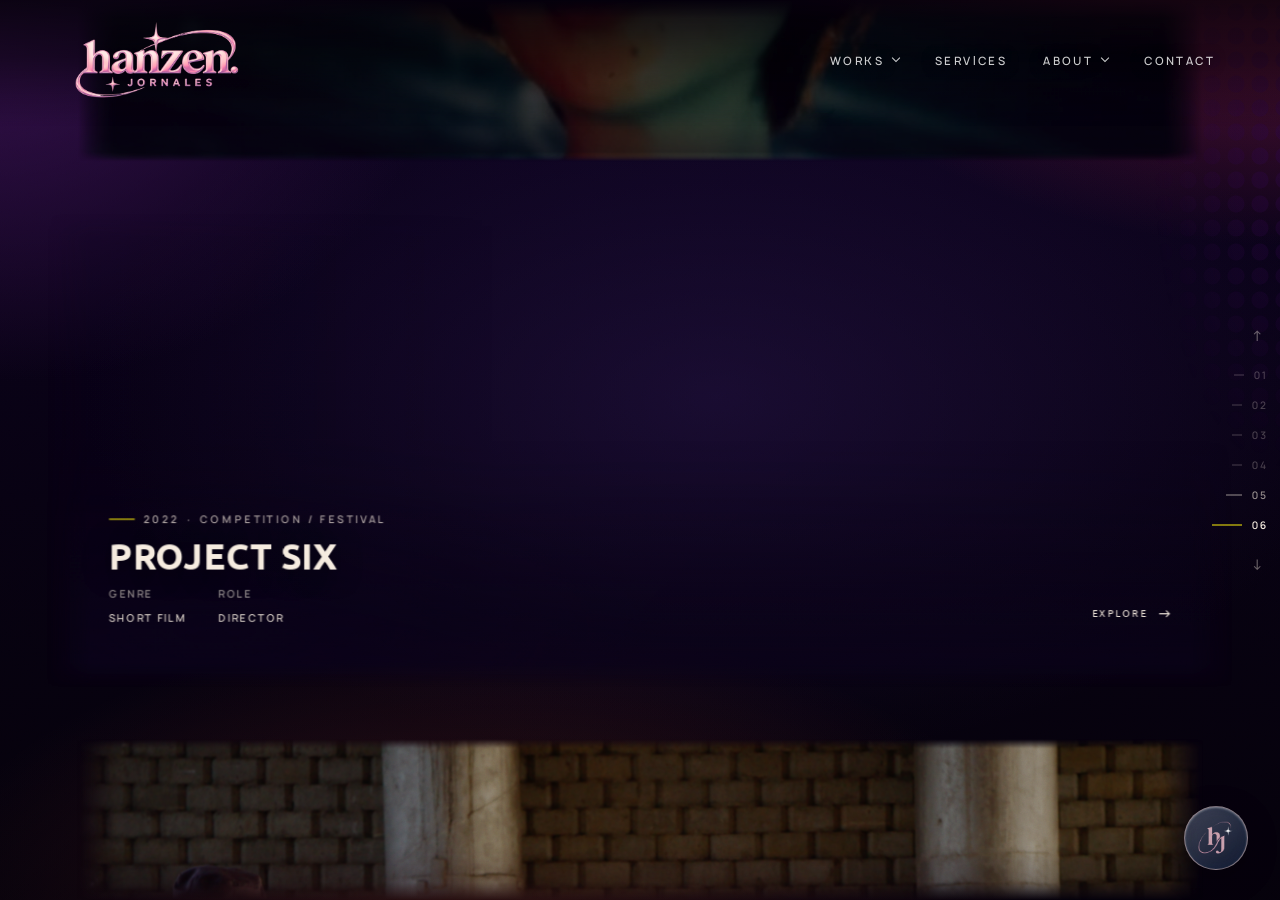
<file: index.html>
<!DOCTYPE html>
<html lang="en">

<head>
    <meta charset="UTF-8">
    <meta name="viewport" content="width=device-width, initial-scale=1.0">

    <title>Hanzen Jornales | Portfolio</title>
    <script>
    try {
        if (sessionStorage.getItem('introEnter')) {
            document.documentElement.classList.add('from-intro');
            sessionStorage.removeItem('introEnter');
        }
    } catch (e) {}
</script>

    <link rel="stylesheet" href="style.css">
    <link rel="icon" type="image/png" href="images/monogram.png">
</head>

<body class="homepage-entering">
    <div class="intro-handoff" aria-hidden="true">
    <div class="intro-handoff-veil"></div>
    <img class="intro-handoff-mark" src="images/wordmark.gif" alt="">
</div>

<header class="site-header">

<a href="intro.html" class="logo">
    <img src="images/logo.png" alt="Hanzen Jornales">
</a>
    <div class="header-right">

        <nav class="navigation">

            <details class="about-dropdown works-dropdown">
                <summary class="main-nav">WORKS</summary>

                <div class="about-submenu">

                    <details class="works-group">
                        <summary>VIDEO PRODUCTION</summary>
                        <div class="about-submenu works-submenu">
                            <a href="works.html#film">FILM</a>
                            <a href="works.html#documentary">DOCUMENTARY</a>
                            <a href="works.html#behind-the-scenes">BEHIND THE SCENES</a>
                        </div>
                    </details>

                    <details class="works-group">
                        <summary>PHOTOGRAPHY</summary>
                        <div class="about-submenu works-submenu">
                            <a href="works.html#people">PEOPLE</a>
                            <a href="works.html#street">STREET</a>
                            <a href="works.html#creative-editing">CREATIVE EDITING</a>
                        </div>
                    </details>

                    <a href="works.html#research-engagements">RESEARCH &amp; ENGAGEMENTS</a>

                </div>
            </details>

            <a href="services.html">SERVICES</a>

            <details class="about-dropdown">
                <summary class="main-nav">ABOUT</summary>
                <div class="about-submenu">
                    <a href="bio.html">BIO</a>
                    <a href="cv.html">CV</a>
                </div>
            </details>

            <a href="contact.html">CONTACT</a>

        </nav>

    </div>

</header>

<main class="reel-main">

    <div class="reel-stage" aria-label="Featured projects">

        <!-- 3D RING: every .reel-slide becomes one face of the ring.
             Add or remove slides freely; the script adapts to the count. -->
        <div class="reel-track">

            <!-- SLIDE 1 (image) -->
            <article class="reel-slide" id="reel-01">
                <img class="reel-media" src="images/hero-1.jpg" alt="Featured project 1" draggable="false">
                <div class="reel-shade"></div>
                <div class="reel-ui">
                    <div class="reel-laurel"><strong>2024</strong><span>Official<br>Selection</span></div>
                    <div class="reel-count"></div>
                    <ul class="reel-acclaim">
                        <li><span class="reel-stars">★★★★★</span><p>Your quote or tagline here</p></li>
                        <li><span class="reel-stars">★★★★★</span><p>Another short line</p></li>
                    </ul>
                    <div class="reel-title">
                        <span class="reel-kicker">2024 · Competition / Festival</span>
                        <h2>Project One</h2>
                        <div class="reel-meta">
                            <div><span>Genre</span><span>Documentary</span></div>
                            <div><span>Role</span><span>Director</span></div>
                        </div>
                    </div>
                    <button class="reel-scroll" type="button">Next</button>
                    <a class="reel-explore" href="works.html#documentary"><span>Explore</span><i>→</i></a>
                </div>
            </article>

            <!-- SLIDE 2 (video) -->
            <article class="reel-slide" id="reel-02">
                <video class="reel-media" muted loop playsinline preload="metadata">
                    <source src="images/hero-2.mp4" type="video/mp4">
                </video>
                <div class="reel-shade"></div>
                <div class="reel-ui">
                    <div class="reel-laurel"><strong>2024</strong><span>Official<br>Selection</span></div>
                    <div class="reel-count"></div>
                    <ul class="reel-acclaim">
                        <li><span class="reel-stars">★★★★★</span><p>Your quote or tagline here</p></li>
                        <li><span class="reel-stars">★★★★★</span><p>Another short line</p></li>
                    </ul>
                    <div class="reel-title">
                        <span class="reel-kicker">2024 · Competition / Festival</span>
                        <h2>Project Two</h2>
                        <div class="reel-meta">
                            <div><span>Genre</span><span>Film</span></div>
                            <div><span>Role</span><span>Editor</span></div>
                        </div>
                    </div>
                    <button class="reel-scroll" type="button">Next</button>
                    <a class="reel-explore" href="works.html#film"><span>Explore</span><i>→</i></a>
                </div>
            </article>

            <!-- SLIDE 3 (image) -->
            <article class="reel-slide" id="reel-03">
                <img class="reel-media" src="images/hero-3.jpg" alt="Featured project 3" draggable="false">
                <div class="reel-shade"></div>
                <div class="reel-ui">
                    <div class="reel-laurel"><strong>2023</strong><span>Jury<br>Prize</span></div>
                    <div class="reel-count"></div>
                    <ul class="reel-acclaim">
                        <li><span class="reel-stars">★★★★★</span><p>Your quote or tagline here</p></li>
                        <li><span class="reel-stars">★★★★★</span><p>Another short line</p></li>
                    </ul>
                    <div class="reel-title">
                        <span class="reel-kicker">2023 · Competition / Festival</span>
                        <h2>Project Three</h2>
                        <div class="reel-meta">
                            <div><span>Genre</span><span>Photography</span></div>
                            <div><span>Role</span><span>Photographer</span></div>
                        </div>
                    </div>
                    <button class="reel-scroll" type="button">Next</button>
                    <a class="reel-explore" href="works.html#people"><span>Explore</span><i>→</i></a>
                </div>
            </article>

            <!-- SLIDE 4 (video) -->
            <article class="reel-slide" id="reel-04">
                <video class="reel-media" muted loop playsinline preload="metadata">
                    <source src="images/hero-4.mp4" type="video/mp4">
                </video>
                <div class="reel-shade"></div>
                <div class="reel-ui">
                    <div class="reel-laurel"><strong>2023</strong><span>Official<br>Selection</span></div>
                    <div class="reel-count"></div>
                    <ul class="reel-acclaim">
                        <li><span class="reel-stars">★★★★★</span><p>Your quote or tagline here</p></li>
                        <li><span class="reel-stars">★★★★★</span><p>Another short line</p></li>
                    </ul>
                    <div class="reel-title">
                        <span class="reel-kicker">2023 · Competition / Festival</span>
                        <h2>Project Four</h2>
                        <div class="reel-meta">
                            <div><span>Genre</span><span>Behind the Scenes</span></div>
                            <div><span>Role</span><span>Cinematographer</span></div>
                        </div>
                    </div>
                    <button class="reel-scroll" type="button">Next</button>
                    <a class="reel-explore" href="works.html#behind-the-scenes"><span>Explore</span><i>→</i></a>
                </div>
            </article>

            <!-- SLIDE 5 (image) -->
            <article class="reel-slide" id="reel-05">
                <img class="reel-media" src="images/hero-5.jpg" alt="Featured project 5" draggable="false">
                <div class="reel-shade"></div>
                <div class="reel-ui">
                    <div class="reel-laurel"><strong>2022</strong><span>Midnight<br>Section</span></div>
                    <div class="reel-count"></div>
                    <ul class="reel-acclaim">
                        <li><span class="reel-stars">★★★★★</span><p>Your quote or tagline here</p></li>
                        <li><span class="reel-stars">★★★★★</span><p>Another short line</p></li>
                    </ul>
                    <div class="reel-title">
                        <span class="reel-kicker">2022 · Competition / Festival</span>
                        <h2>Project Five</h2>
                        <div class="reel-meta">
                            <div><span>Genre</span><span>Street</span></div>
                            <div><span>Role</span><span>Photographer</span></div>
                        </div>
                    </div>
                    <button class="reel-scroll" type="button">Next</button>
                    <a class="reel-explore" href="works.html#street"><span>Explore</span><i>→</i></a>
                </div>
            </article>

            <!-- SLIDE 6 (video) -->
            <article class="reel-slide" id="reel-06">
                <video class="reel-media" muted loop playsinline preload="metadata">
                    <source src="images/hero-6.mp4" type="video/mp4">
                </video>
                <div class="reel-shade"></div>
                <div class="reel-ui">
                    <div class="reel-laurel"><strong>2022</strong><span>Closing<br>Night</span></div>
                    <div class="reel-count"></div>
                    <ul class="reel-acclaim">
                        <li><span class="reel-stars">★★★★★</span><p>Your quote or tagline here</p></li>
                        <li><span class="reel-stars">★★★★★</span><p>Another short line</p></li>
                    </ul>
                    <div class="reel-title">
                        <span class="reel-kicker">2022 · Competition / Festival</span>
                        <h2>Project Six</h2>
                        <div class="reel-meta">
                            <div><span>Genre</span><span>Short Film</span></div>
                            <div><span>Role</span><span>Director</span></div>
                        </div>
                    </div>
                    <button class="reel-scroll" type="button">Next</button>
                    <a class="reel-explore" href="works.html#film"><span>Explore</span><i>→</i></a>
                </div>
            </article>

        </div>
    </div>

    <!-- SIDE CONTROLS: prev / pips / next (pips are generated by script.js) -->
    <div class="reel-ctrl">
        <button type="button" class="reel-prev" aria-label="Previous project">↑</button>
        <div class="reel-pips"></div>
        <button type="button" class="reel-next" aria-label="Next project">↓</button>
    </div>

</main>

<!-- SOCIAL POP-UP (opens from the monogram) -->
<div class="social-pop" id="socialPop">

    <a href="https://www.instagram.com/hanzenjornales/"
       target="_blank" rel="noopener noreferrer"
       aria-label="Instagram">
        <svg viewBox="0 0 24 24">
            <rect x="3" y="3" width="18" height="18" rx="5"/>
            <circle cx="12" cy="12" r="4"/>
            <circle cx="18" cy="6" r="1" class="filled"/>
        </svg>
    </a>

    <a href="https://www.facebook.com/Jornales.hm"
       target="_blank" rel="noopener noreferrer"
       aria-label="Facebook">
        <svg viewBox="0 0 24 24" class="facebook-icon">
            <path d="M13.5 21V13.1h2.7l.4-3.1h-3.1V8c0-.9.3-1.5 1.6-1.5h1.6V3.7c-.3 0-1.3-.1-2.5-.1-2.5 0-4.2 1.5-4.2 4.3V10H7.2v3.1H10V21z"/>
        </svg>
    </a>

    <a href="https://www.linkedin.com/in/hanzen-margrethe-jornales-b06669276/"
       target="_blank" rel="noopener noreferrer"
       aria-label="LinkedIn">
        <svg viewBox="0 0 24 24" class="linkedin-icon">
            <path d="M5.2 8.5a1.8 1.8 0 1 0 0-3.6 1.8 1.8 0 0 0 0 3.6zM3.7 10h3v10h-3zM9 10h2.9v1.4h.1a3.2 3.2 0 0 1 2.9-1.6c3.1 0 3.7 2 3.7 4.6V20h-3v-5c0-1.2 0-2.8-1.8-2.8s-2 1.3-2 2.7V20H9z"/>
        </svg>
    </a>

</div>

<button type="button" class="floating-monogram" aria-label="Connect with me"
        aria-expanded="false" aria-controls="socialPop">
    <img src="images/monogram.png" alt="">
    <span>CONNECT</span>
</button>
<script src="script.js" defer></script>
</body>
</html>
</file>
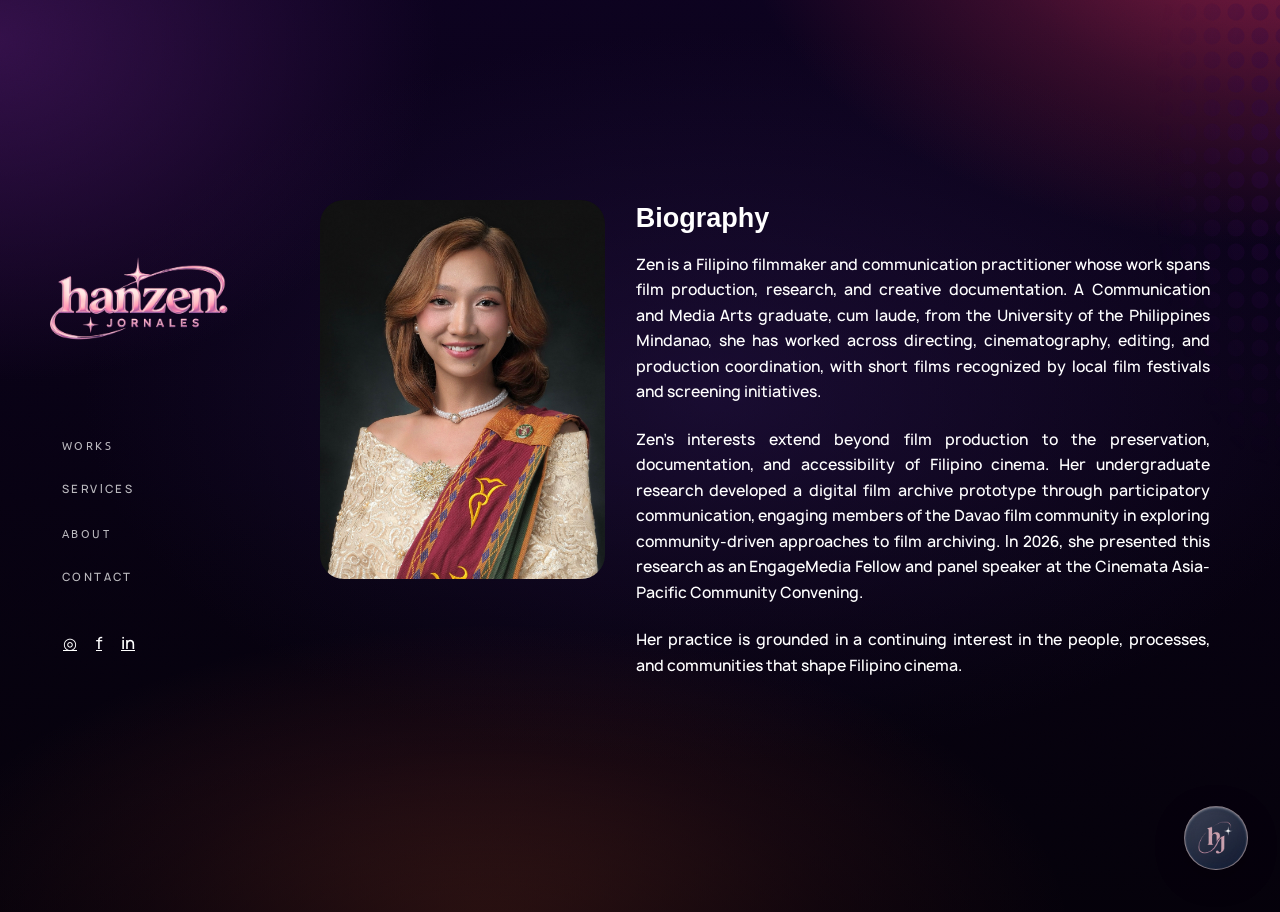
<file: bio.html>
<!DOCTYPE html>
<html lang="en">
<head>
    <meta charset="UTF-8">
    <meta name="viewport" content="width=device-width, initial-scale=1.0">
    <title>Bio | Hanzen Jornales</title>
    <link rel="stylesheet" href="style.css">
    <link rel="icon" type="image/png" href="images/monogram.png">
</head>

<body>

    <aside class="sidebar">

<a href="index.html" class="logo">
    <img src="images/logo.png" alt="Hanzen Jornales">
</a>


<nav class="navigation">

    <details class="about-dropdown works-dropdown">
        <summary class="main-nav">WORKS</summary>

        <div class="about-submenu">

            <details class="works-group">
                <summary>VIDEO PRODUCTION</summary>
                <div class="about-submenu works-submenu">
                    <a href="works.html#film">FILM</a>
                    <a href="works.html#documentary">DOCUMENTARY</a>
                    <a href="works.html#behind-the-scenes">BEHIND THE SCENES</a>
                </div>
            </details>

            <details class="works-group">
                <summary>PHOTOGRAPHY</summary>
                <div class="about-submenu works-submenu">
                    <a href="works.html#people">PEOPLE</a>
                    <a href="works.html#street">STREET</a>
                    <a href="works.html#creative-editing">CREATIVE EDITING</a>
                </div>
            </details>

            <a href="works.html#research-engagements">
                RESEARCH &amp; ENGAGEMENTS
            </a>

        </div>
    </details>

    <a href="services.html">SERVICES</a>

    <details class="about-dropdown">
        <summary class="main-nav">ABOUT</summary>
        <div class="about-submenu">
            <a href="bio.html">BIO</a>
            <a href="cv.html">CV</a>
        </div>
    </details>

    <a href="contact.html">CONTACT</a>

</nav>


        <div class="socials">
            <a href="#" aria-label="Instagram">◎</a>
            <a href="#" aria-label="Facebook">f</a>
            <a href="#" aria-label="LinkedIn">in</a>
        </div>

    </aside>
<!-- FLOATING MONOGRAM -->

<a href="#" class="floating-monogram" aria-label="Back to top">

    <img src="images/monogram.png" alt="">

    <span>BACK TO TOP</span>

</a>

    <main class="bio-page">

        <div class="bio-layout">

            <div class="bio-image">
                <img src="images/profile.jpg" alt="Portrait of Hanzen Jornales">
            </div>

            <section class="bio-content">

                

<h1>Biography</h1>

<div class="bio-text">
    <p>
        Zen is a Filipino filmmaker and
        communication practitioner whose work spans
        film production, research, and creative
        documentation. A Communication and Media Arts
        graduate, cum laude, from the University of the
        Philippines Mindanao, she has worked across
        directing, cinematography, editing, and
        production coordination, with short films
        recognized by local film festivals and
        screening initiatives.
    </p>

    <p>
        Zen's interests extend beyond film production to
        the preservation, documentation, and
        accessibility of Filipino cinema. Her
        undergraduate research developed a digital
        film archive prototype through participatory
        communication, engaging members of the Davao
        film community in exploring community-driven
        approaches to film archiving. In 2026, she
        presented this research as an EngageMedia
        Fellow and panel speaker at the Cinemata
        Asia-Pacific Community Convening.
    </p>

    <p>
        Her practice is grounded in a continuing
        interest in the people, processes, and
        communities that shape Filipino cinema.
    </p>
</div>

            </section>

        </div>

    </main>

</body>
</html>
</file>
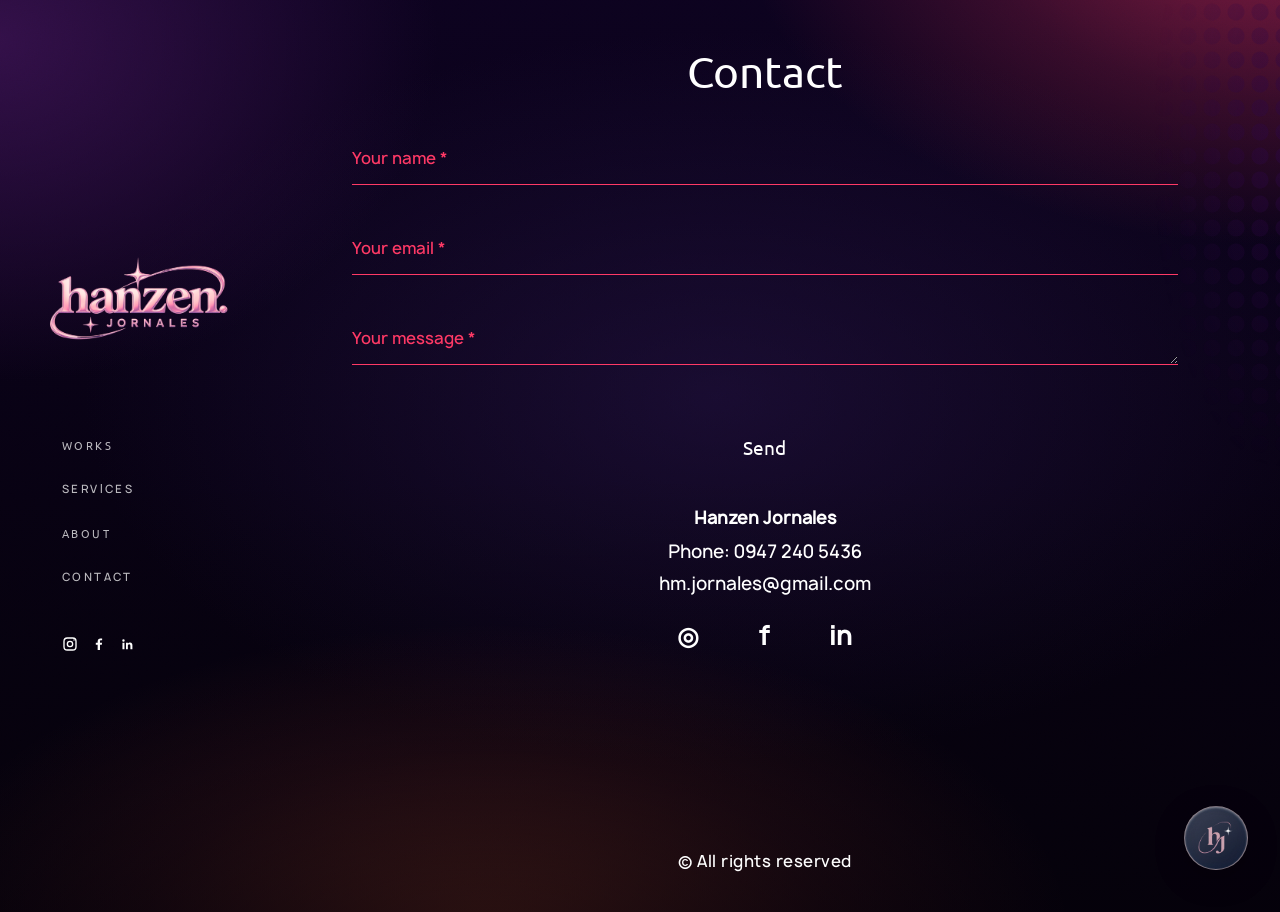
<file: contact.html>
<!DOCTYPE html>
<html lang="en">

<head>
    <meta charset="UTF-8">
    <meta name="viewport" content="width=device-width, initial-scale=1.0">
    <title>Contact | Hanzen Jornales</title>
    <link rel="stylesheet" href="style.css">
    <link rel="icon" type="image/png" href="images/monogram.png">
</head>

<body>

    <!-- SIDEBAR -->

    <aside class="sidebar">

<a href="index.html" class="logo">
    <img src="images/logo.png" alt="Hanzen Jornales">
</a>

        <!-- NAVIGATION -->


<nav class="navigation">

    <details class="about-dropdown works-dropdown">
        <summary class="main-nav">WORKS</summary>

        <div class="about-submenu">

            <details class="works-group">
                <summary>VIDEO PRODUCTION</summary>
                <div class="about-submenu works-submenu">
                    <a href="works.html#film">FILM</a>
                    <a href="works.html#documentary">DOCUMENTARY</a>
                    <a href="works.html#behind-the-scenes">BEHIND THE SCENES</a>
                </div>
            </details>

            <details class="works-group">
                <summary>PHOTOGRAPHY</summary>
                <div class="about-submenu works-submenu">
                    <a href="works.html#people">PEOPLE</a>
                    <a href="works.html#street">STREET</a>
                    <a href="works.html#creative-editing">CREATIVE EDITING</a>
                </div>
            </details>

            <a href="works.html#research-engagements">
                RESEARCH &amp; ENGAGEMENTS
            </a>

        </div>
    </details>

    <a href="services.html">SERVICES</a>

    <details class="about-dropdown">
        <summary class="main-nav">ABOUT</summary>
        <div class="about-submenu">
            <a href="bio.html">BIO</a>
            <a href="cv.html">CV</a>
        </div>
    </details>

    <a href="contact.html">CONTACT</a>

</nav>


        <!-- SIDEBAR SOCIAL MEDIA ICONS -->

        <div class="socials">

            <a href="https://www.instagram.com/hanzenjornales/"
               target="_blank"
               rel="noopener noreferrer"
               aria-label="Instagram">

                <svg viewBox="0 0 24 24">
                    <rect x="3" y="3" width="18" height="18" rx="5"/>
                    <circle cx="12" cy="12" r="4"/>
                    <circle cx="18" cy="6" r="1" class="filled"/>
                </svg>

            </a>

            <a href="https://www.facebook.com/Jornales.hm"
               target="_blank"
               rel="noopener noreferrer"
               aria-label="Facebook">

                <svg viewBox="0 0 24 24" class="facebook-icon">
                    <path d="M13.5 21V13.1h2.7l.4-3.1h-3.1V8c0-.9.3-1.5 1.6-1.5h1.6V3.7c-.3 0-1.3-.1-2.5-.1-2.5 0-4.2 1.5-4.2 4.3V10H7.2v3.1H10V21z"/>
                </svg>

            </a>

            <a href="https://www.linkedin.com/in/hanzen-margrethe-jornales-b06669276/"
               target="_blank"
               rel="noopener noreferrer"
               aria-label="LinkedIn">

                <svg viewBox="0 0 24 24" class="linkedin-icon">
                    <path d="M5.2 8.5a1.8 1.8 0 1 0 0-3.6 1.8 1.8 0 0 0 0 3.6zM3.7 10h3v10h-3zM9 10h2.9v1.4h.1a3.2 3.2 0 0 1 2.9-1.6c3.1 0 3.7 2 3.7 4.6V20h-3v-5c0-1.2 0-2.8-1.8-2.8s-2 1.3-2 2.7V20H9z"/>
                </svg>

            </a>

        </div>

    </aside>
    <!-- FLOATING MONOGRAM -->

<a href="#" class="floating-monogram" aria-label="Back to top">

    <img src="images/monogram.png" alt="">

    <span>BACK TO TOP</span>

</a>


    <!-- CONTACT PAGE -->

    <main class="contact-page">

        <section class="contact-content">

            <h1>Contact</h1>

            <form
                class="contact-form"
                action="https://formsubmit.co/hm.jornales@gmail.com"
                method="POST"
            >

                <input type="hidden" name="_subject"
                    value="New Portfolio Contact Message">

                <input type="hidden" name="_template"
                    value="table">

                <input
                    type="text"
                    name="name"
                    placeholder="Your name *"
                    required
                >

                <input
                    type="email"
                    name="email"
                    placeholder="Your email *"
                    required
                >

                <textarea
                    name="message"
                    placeholder="Your message *"
                    rows="1"
                    required
                ></textarea>

                <button type="submit">Send</button>

            </form>


            <!-- CONTACT DETAILS -->

            <div class="contact-details">

                <strong>Hanzen Jornales</strong>

                <p>Phone: 0947 240 5436</p>

                <p>
                    <a href="mailto:hm.jornales@gmail.com">
                        hm.jornales@gmail.com
                    </a>
                </p>

                <!-- CONTACT PAGE SOCIAL LINKS -->

                <div class="contact-socials">

                    <a href="https://www.instagram.com/hanzenjornales/"
                       target="_blank"
                       rel="noopener noreferrer"
                       aria-label="Instagram">◎</a>

                    <a href="https://www.facebook.com/Jornales.hm"
                       target="_blank"
                       rel="noopener noreferrer"
                       aria-label="Facebook">f</a>

                    <a href="https://www.linkedin.com/in/hanzen-margrethe-jornales-b06669276/"
                       target="_blank"
                       rel="noopener noreferrer"
                       aria-label="LinkedIn">in</a>

                </div>

            </div>

        </section>


        <footer class="contact-footer">
            © All rights reserved
        </footer>

    </main>

</body>
</html>
</file>
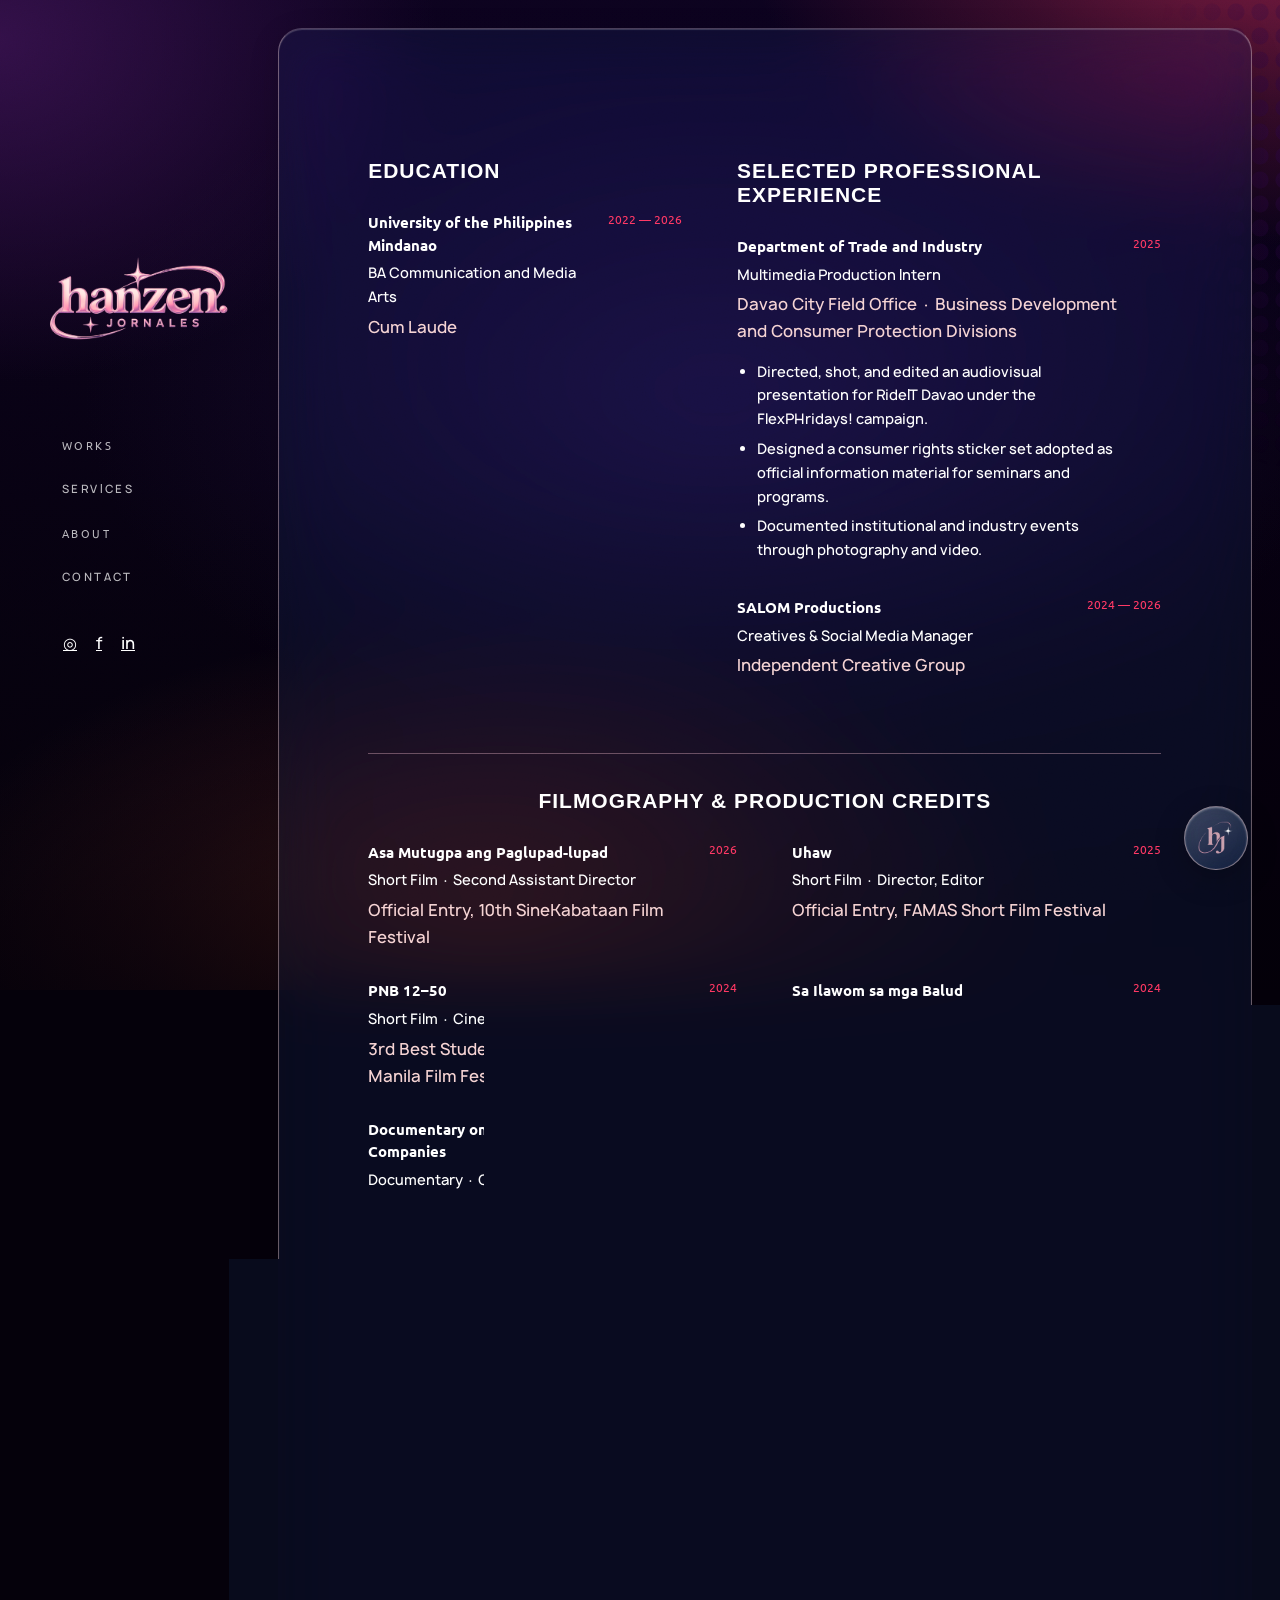
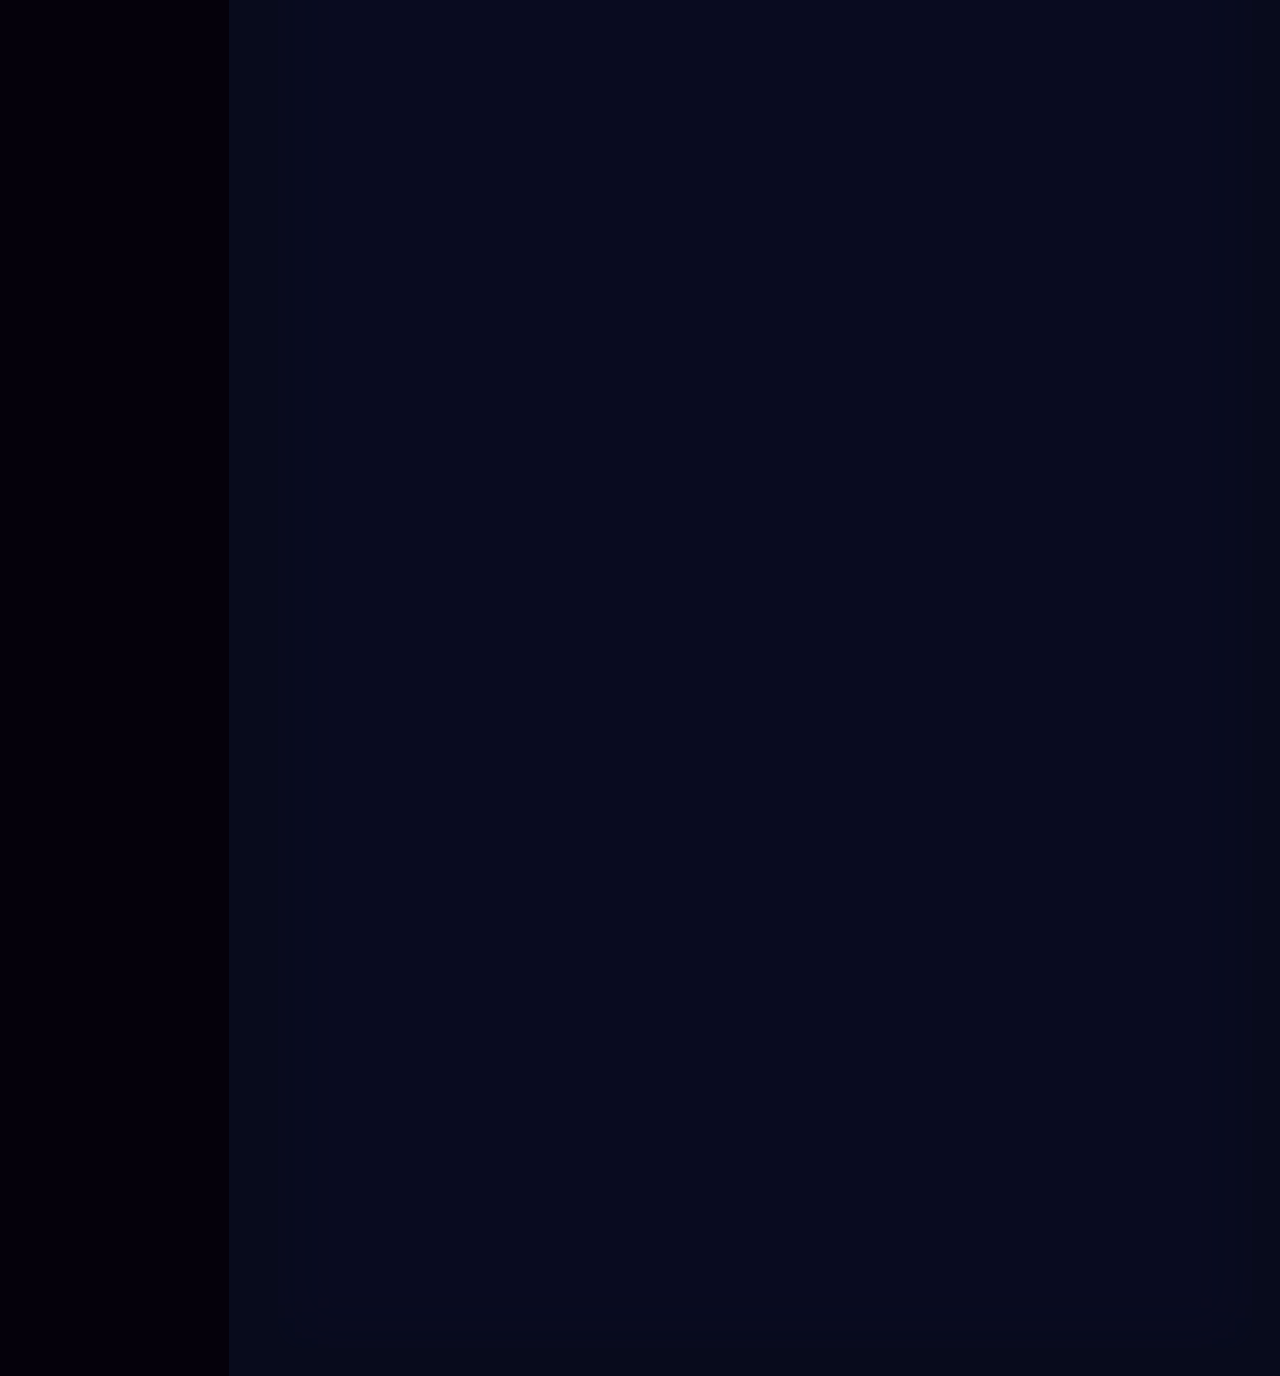
<file: cv.html>
<!DOCTYPE html>
<html lang="en">
<head>
    <meta charset="UTF-8">
    <meta name="viewport" content="width=device-width, initial-scale=1.0">
    <title>CV | Hanzen Jornales</title>
    <link rel="stylesheet" href="style.css">
    <link rel="icon" type="image/png" href="images/monogram.png">
</head>

<body>

    <aside class="sidebar">

<a href="index.html" class="logo">
    <img src="images/logo.png" alt="Hanzen Jornales">
</a>

 
<nav class="navigation">

    <details class="about-dropdown works-dropdown">
        <summary class="main-nav">WORKS</summary>

        <div class="about-submenu">

            <details class="works-group">
                <summary>VIDEO PRODUCTION</summary>
                <div class="about-submenu works-submenu">
                    <a href="works.html#film">FILM</a>
                    <a href="works.html#documentary">DOCUMENTARY</a>
                    <a href="works.html#behind-the-scenes">BEHIND THE SCENES</a>
                </div>
            </details>

            <details class="works-group">
                <summary>PHOTOGRAPHY</summary>
                <div class="about-submenu works-submenu">
                    <a href="works.html#people">PEOPLE</a>
                    <a href="works.html#street">STREET</a>
                    <a href="works.html#creative-editing">CREATIVE EDITING</a>
                </div>
            </details>

            <a href="works.html#research-engagements">
                RESEARCH &amp; ENGAGEMENTS
            </a>

        </div>
    </details>

    <a href="services.html">SERVICES</a>

    <details class="about-dropdown">
        <summary class="main-nav">ABOUT</summary>
        <div class="about-submenu">
            <a href="bio.html">BIO</a>
            <a href="cv.html">CV</a>
        </div>
    </details>

    <a href="contact.html">CONTACT</a>

</nav>


        <div class="socials">
            <a href="#" aria-label="Instagram">◎</a>
            <a href="#" aria-label="Facebook">f</a>
            <a href="#" aria-label="LinkedIn">in</a>
        </div>

    </aside>
    <!-- FLOATING MONOGRAM -->

<a href="#" class="floating-monogram" aria-label="Back to top">

    <img src="images/monogram.png" alt="">

    <span>BACK TO TOP</span>

</a>


    <main class="cv-page">

        <header class="cv-header">

            <p class="cv-kicker">HANZEN JORNALES / SELECTED CREDITS</p>

            <h1>Curriculum Vitae</h1>

            <p class="cv-description">
                Creative practice, film production, research,
                and selected professional engagements.
            </p>

            <div class="cv-contact">
                <span>Philippines</span>
                <span>hm.jornales@gmail.com</span>
            </div>

        </header>


        <!-- EDUCATION -->

        <section class="cv-section">

            <h2>Education</h2>

            <div class="cv-entry">
                <div class="cv-entry-main">
                    <h3>University of the Philippines Mindanao</h3>
                    <p>BA Communication and Media Arts</p>
                    <p class="cv-note">Cum Laude</p>
                </div>

                <span class="cv-year">2022 — 2026</span>
            </div>

        </section>


        <!-- PROFESSIONAL EXPERIENCE -->

        <section class="cv-section">

            <h2>Selected Professional Experience</h2>

            <div class="cv-entry">
                <div class="cv-entry-main">
                    <h3>Department of Trade and Industry</h3>
                    <p>Multimedia Production Intern</p>
                    <p class="cv-note">
                        Davao City Field Office · Business Development
                        and Consumer Protection Divisions
                    </p>

                    <ul class="cv-details">
                        <li>
                            Directed, shot, and edited an audiovisual
                            presentation for RideIT Davao under the
                            FlexPHridays! campaign.
                        </li>
                        <li>
                            Designed a consumer rights sticker set
                            adopted as official information material
                            for seminars and programs.
                        </li>
                        <li>
                            Documented institutional and industry
                            events through photography and video.
                        </li>
                    </ul>
                </div>

                <span class="cv-year">2025</span>
            </div>

            <div class="cv-entry">
                <div class="cv-entry-main">
                    <h3>SALOM Productions</h3>
                    <p>Creatives &amp; Social Media Manager</p>
                    <p class="cv-note">Independent Creative Group</p>
                </div>

                <span class="cv-year">2024 — 2026</span>
            </div>

        </section>


        <!-- FILMOGRAPHY -->

        <section class="cv-section">

            <h2>Filmography &amp; Production Credits</h2>

            <div class="film-credit">
                <div>
                    <h3>Asa Mutugpa ang Paglupad-lupad</h3>
                    <p>Short Film · Second Assistant Director</p>
                    <p class="cv-note">
                        Official Entry, 10th SineKabataan Film Festival
                    </p>
                </div>
                <span class="cv-year">2026</span>
            </div>

            <div class="film-credit">
                <div>
                    <h3>Uhaw</h3>
                    <p>Short Film · Director, Editor</p>
                    <p class="cv-note">
                        Official Entry, FAMAS Short Film Festival
                    </p>
                </div>
                <span class="cv-year">2025</span>
            </div>

            <div class="film-credit">
                <div>
                    <h3>PNB 12–50</h3>
                    <p>Short Film · Cinematographer, Editor</p>
                    <p class="cv-note">
                        3rd Best Student Short Film,
                        50th Metro Manila Film Festival
                    </p>
                </div>
                <span class="cv-year">2024</span>
            </div>

            <div class="film-credit">
                <div>
                    <h3>Sa Ilawom sa mga Balud</h3>
                    <p>Short Film · Cinematographer, Editor</p>
                    <p class="cv-note">
                        22nd Mindanao Film Festival;
                        FDCP Spotlight on Student Shorts
                    </p>
                </div>
                <span class="cv-year">2024</span>
            </div>

            <div class="film-credit">
                <div>
                    <h3>Documentary on Davao Audiovisual Companies</h3>
                    <p>Documentary · Camera Operator, Editor</p>
                </div>
                <span class="cv-year">2023</span>
            </div>

        </section>


        <!-- RESEARCH -->

        <section class="cv-section">

            <h2>Research &amp; Film Archiving</h2>

            <div class="cv-entry">
                <div class="cv-entry-main">

                    <h3>
                        Building a Digital Film Archive Prototype
                        through Participatory Communication
                    </h3>

                    <p class="cv-note">
                        The Case of the Davao Film Landscape
                    </p>

                    <ul class="cv-details">
                        <li>
                            Conducted participatory research on
                            community-driven approaches to digital
                            film archiving.
                        </li>
                        <li>
                            Designed and facilitated a community
                            archiving workshop with 11 participants
                            from the Davao film community.
                        </li>
                        <li>
                            Developed a working digital film archive
                            prototype informed by stakeholder
                            participation.
                        </li>
                    </ul>

                </div>

                <span class="cv-year">2025 — 2026</span>
            </div>

            <div class="cv-entry">
                <div class="cv-entry-main">
                    <h3>CINEMATA Asia-Pacific Community Convening</h3>
                    <p>EngageMedia Fellow · Panel Speaker</p>
                    <p class="cv-note">Manila, Philippines</p>

                    <ul class="cv-details">
                        <li>
                            Presented undergraduate thesis research
                            at a regional convening on film, media,
                            and community engagement.
                        </li>
                        <li>
                            Participated in working group discussions
                            on filmmaker support, community
                            participation, and platform sustainability.
                        </li>
                    </ul>
                </div>

                <span class="cv-year">2026</span>
            </div>

        </section>


        <!-- RECOGNITION -->

        <section class="cv-section">

            <h2>Awards, Selections &amp; Screenings</h2>

            <div class="recognition-entry">
                <h3>50th Metro Manila Film Festival</h3>
                <p>3rd Best Student Short Film — <em>PNB 12–50</em></p>
            </div>

            <div class="recognition-entry">
                <h3>FAMAS Short Film Festival</h3>
                <p>
                    Official Entry; nominations for Best Student
                    Short Film and Best Actress — <em>Uhaw</em>
                </p>
            </div>

            <div class="recognition-entry">
                <h3>FDCP Spotlight on Student Shorts</h3>
                <p>National Screening — <em>Sa Ilawom sa mga Balud</em></p>
            </div>

            <div class="recognition-entry">
                <h3>10th SineKabataan Film Festival</h3>
                <p>
                    Official Entry — <em>Asa Mutugpa ang
                    Paglupad-lupad</em>
                </p>
            </div>

            <div class="recognition-entry">
                <h3>Mindanao Film Festival &amp; FDCP Film Caravans</h3>
                <p>
                    Selected post-festival and community screenings
                    of selected works.
                </p>
            </div>

        </section>


        <!-- LEADERSHIP -->

        
<section class="cv-section">
    <h2>Leadership & Creative Engagements</h2>

    <div class="leadership-entry">
        <h3>UP SALIDA</h3>
        <ul class="leadership-roles">
            <li>
                <span>Mentor</span>
                <span>2025–2026</span>
            </li>
            <li>
                <span>Assistant Secretary</span>
                <span>2024–2026</span>
            </li>
            <li>
                <span>Finance Committee Member</span>
                <span>2023–2024</span>
            </li>
            <li>
                <span>Secretariat Committee Member</span>
                <span>2022–2023</span>
            </li>
        </ul>
    </div>

    <div class="leadership-entry">
        <h3>UP Mindanao University Student Council</h3>
        <ul class="leadership-roles">
            <li>
                <span>Assistant Secretary General, Officer</span>
                <span>2024–2025</span>
            </li>
            <li>
                <span>Student Development, VolCorps</span>
                <span>2023–2024</span>
            </li>
            <li>
                <span>PR Committee, VolCorps</span>
                <span>2022–2023</span>
            </li>
        </ul>
    </div>

    <div class="leadership-entry">
        <h3>UP Mindanao Communicator's Guild</h3>
        <ul class="leadership-roles">
            <li>
                <span>Member</span>
                <span>2024–2025</span>
            </li>
            <li>
                <span>Finance Committee Member</span>
                <span>2023–2024</span>
            </li>
            <li>
                <span>Secretariat Committee Member</span>
                <span>2022–2023</span>
            </li>
        </ul>
    </div>
</section>

        <!-- SKILLS -->

        <section class="cv-section">

            <h2>Skills &amp; Tools</h2>

            <div class="skills-group">
                <h3>Film &amp; Multimedia</h3>
                <p>
                    Directing · Cinematography · Camera Operation ·
                    Video Editing
                </p>
            </div>

            <div class="skills-group">
                <h3>Research &amp; Documentation</h3>
                <p>
                    Participatory Research · Qualitative Research ·
                    Research Documentation · Digital Archiving ·
                    Information Organization
                </p>
            </div>

            <div class="skills-group">
                <h3>Digital Tools</h3>
                <p>
                    Adobe Creative Cloud · DaVinci Resolve ·
                    Canva · Microsoft Office · Google Workspace
                </p>
            </div>

        </section>


        <footer class="cv-footer">
            <span>HANZEN JORNALES</span>
            <span>SELECTED CREDITS · 2026</span>
        </footer>

    </main>

</body>
</html>
</file>
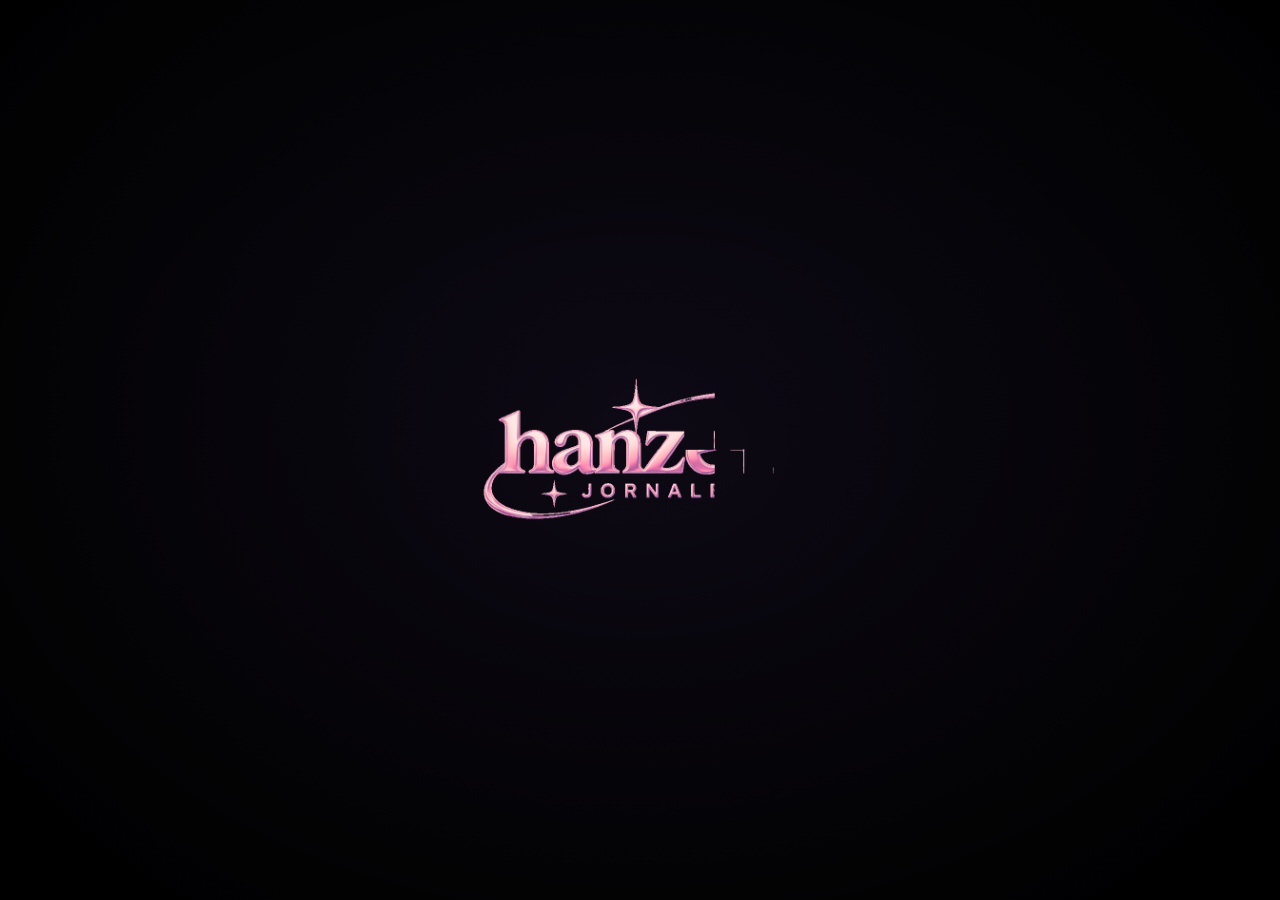
<file: intro.html>
<!DOCTYPE html>
<html lang="en">
<head>
    <meta charset="UTF-8">
    <meta name="viewport" content="width=device-width, initial-scale=1.0">
    <title>Hanzen Jornales</title>
    <link rel="stylesheet" href="style.css">
</head>

<body class="intro-page">

<main class="intro-screen">

    <!-- FULLSCREEN DEMO REEL -->
    <video class="intro-video" autoplay muted loop playsinline>
        <source src="images/demoreel.mp4" type="video/mp4">
    </video>

    <!-- CINEMATIC OVERLAY -->
    <div class="intro-overlay"></div>

    <!-- WORDMARK -->
<a href="index.html" class="intro-wordmark" id="introWordmark" aria-label="Enter portfolio">
    <img src="images/wordmark.gif" alt="Hanzen Jornales">
</a>

<script src="script.js" defer></script>
<script>
    const mark = document.getElementById('introWordmark');

    mark.addEventListener('click', e => {
        if (e.metaKey || e.ctrlKey || e.shiftKey || e.button !== 0) return;   // keep "open in new tab" working
        e.preventDefault();
        try { sessionStorage.setItem('introEnter', '1'); } catch (_) {}
        document.body.classList.add('is-leaving');
        setTimeout(() => { location.href = mark.href; }, 520);
    });

    // coming back with the browser's back button: undo the fade-out
    addEventListener('pageshow', e => {
        if (e.persisted) document.body.classList.remove('is-leaving');
    });
</script>
</body>
</main>
</file>
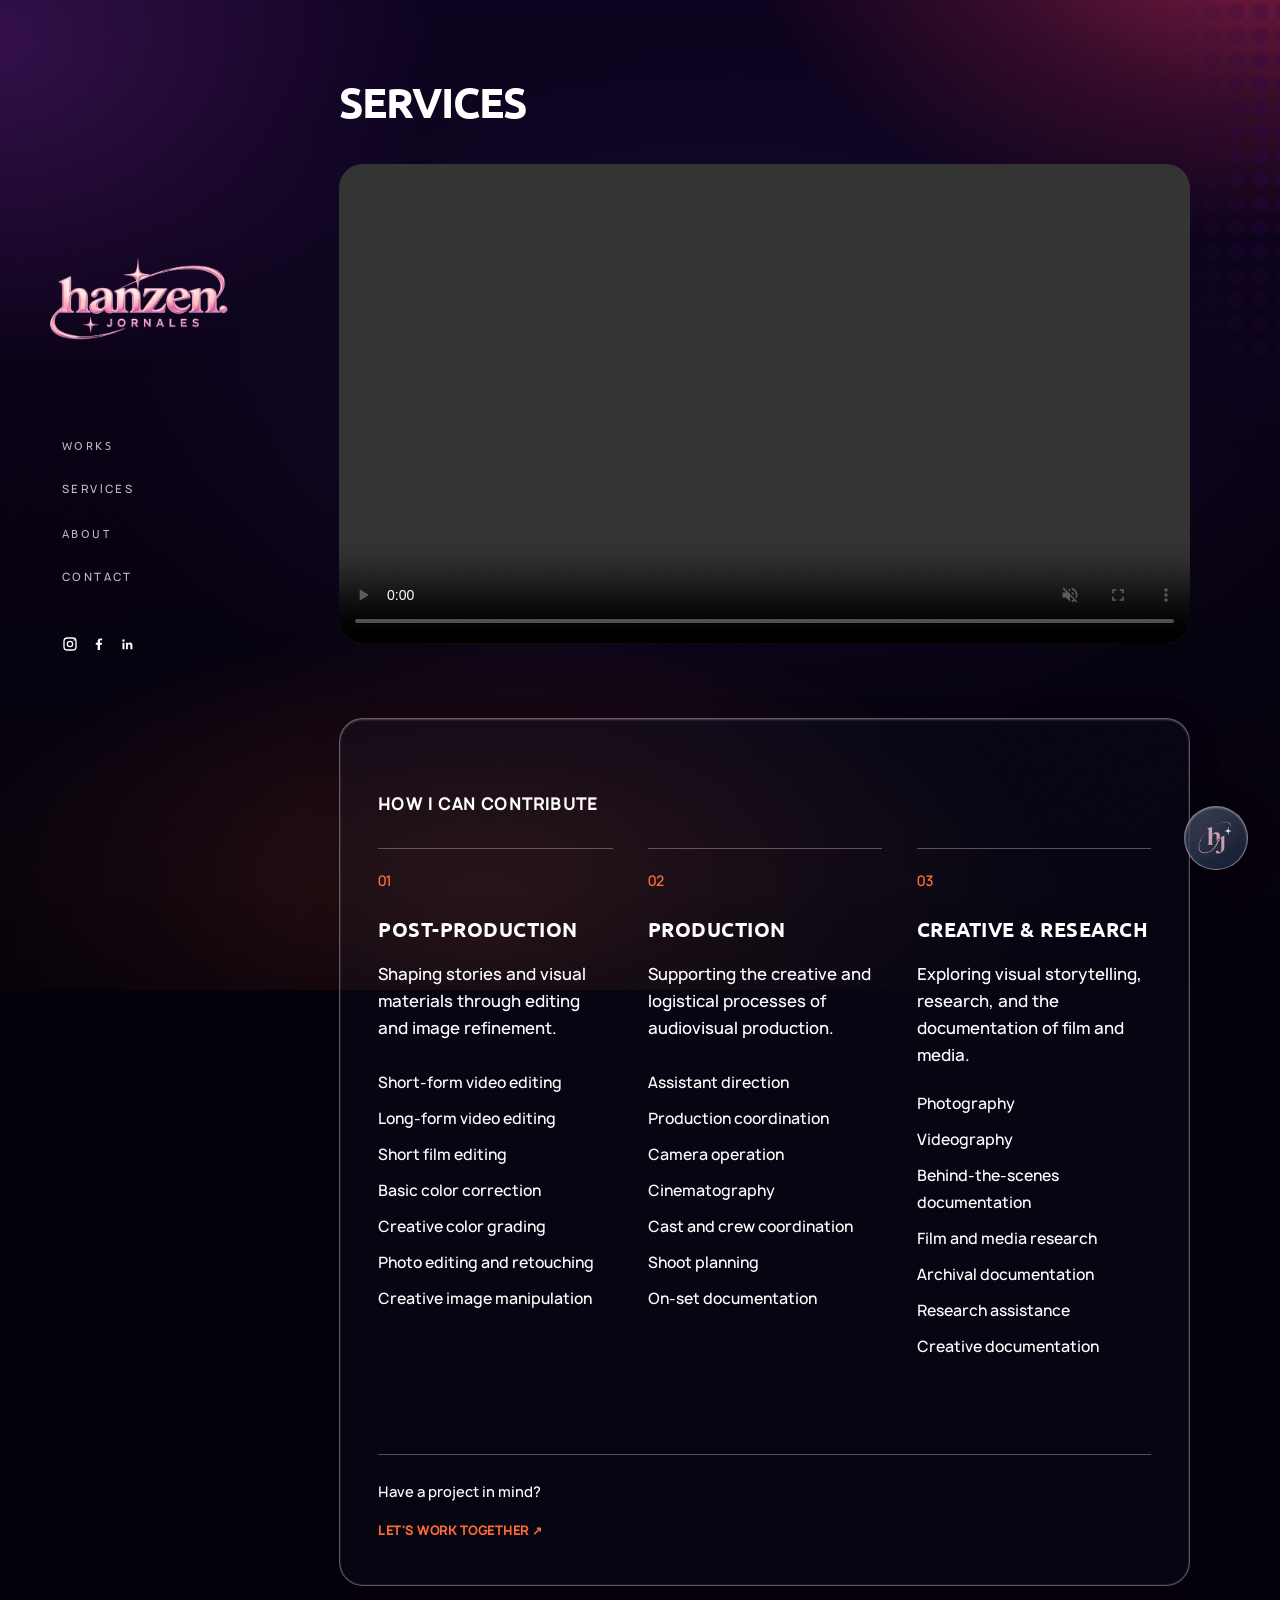
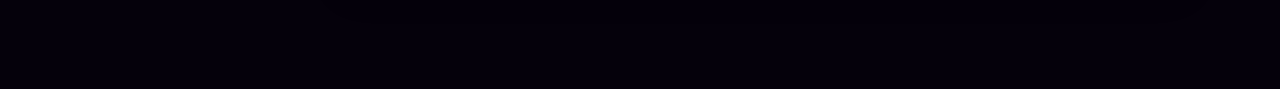
<file: services.html>
<!DOCTYPE html>
<html lang="en">

<head>
    <meta charset="UTF-8">
    <meta name="viewport" content="width=device-width, initial-scale=1.0">
    <title>Services | Hanzen Jornales</title>
    <link rel="stylesheet" href="style.css">
    <link rel="icon" type="image/png" href="images/monogram.png">
</head>

<body>

    <!-- LEFT SIDEBAR -->

    <aside class="sidebar">

 <a href="index.html" class="logo">
    <img src="images/logo.png" alt="Hanzen Jornales">
</a>

        
<nav class="navigation">

    <details class="about-dropdown works-dropdown">
        <summary class="main-nav">WORKS</summary>

        <div class="about-submenu">

            <details class="works-group">
                <summary>VIDEO PRODUCTION</summary>
                <div class="about-submenu works-submenu">
                    <a href="works.html#film">FILM</a>
                    <a href="works.html#documentary">DOCUMENTARY</a>
                    <a href="works.html#behind-the-scenes">BEHIND THE SCENES</a>
                </div>
            </details>

            <details class="works-group">
                <summary>PHOTOGRAPHY</summary>
                <div class="about-submenu works-submenu">
                    <a href="works.html#people">PEOPLE</a>
                    <a href="works.html#street">STREET</a>
                    <a href="works.html#creative-editing">CREATIVE EDITING</a>
                </div>
            </details>

            <a href="works.html#research-engagements">
                RESEARCH &amp; ENGAGEMENTS
            </a>

        </div>
    </details>

    <a href="services.html">SERVICES</a>

    <details class="about-dropdown">
        <summary class="main-nav">ABOUT</summary>
        <div class="about-submenu">
            <a href="bio.html">BIO</a>
            <a href="cv.html">CV</a>
        </div>
    </details>

    <a href="contact.html">CONTACT</a>

</nav>


        <!-- SOCIAL MEDIA ICONS -->

        <div class="socials">

            <a href="https://www.instagram.com/hanzenjornales/"
               target="_blank" rel="noopener noreferrer"
               aria-label="Instagram">
                <svg viewBox="0 0 24 24">
                    <rect x="3" y="3" width="18" height="18" rx="5"/>
                    <circle cx="12" cy="12" r="4"/>
                    <circle cx="18" cy="6" r="1" class="filled"/>
                </svg>
            </a>

            <a href="https://www.facebook.com/Jornales.hm"
               target="_blank" rel="noopener noreferrer"
               aria-label="Facebook">
                <svg viewBox="0 0 24 24" class="facebook-icon">
                    <path d="M13.5 21V13.1h2.7l.4-3.1h-3.1V8c0-.9.3-1.5 1.6-1.5h1.6V3.7c-.3 0-1.3-.1-2.5-.1-2.5 0-4.2 1.5-4.2 4.3V10H7.2v3.1H10V21z"/>
                </svg>
            </a>

            <a href="https://www.linkedin.com/in/hanzen-margrethe-jornales-b06669276/"
               target="_blank" rel="noopener noreferrer"
               aria-label="LinkedIn">
                <svg viewBox="0 0 24 24" class="linkedin-icon">
                    <path d="M5.2 8.5a1.8 1.8 0 1 0 0-3.6 1.8 1.8 0 0 0 0 3.6zM3.7 10h3v10h-3zM9 10h2.9v1.4h.1a3.2 3.2 0 0 1 2.9-1.6c3.1 0 3.7 2 3.7 4.6V20h-3v-5c0-1.2 0-2.8-1.8-2.8s-2 1.3-2 2.7V20H9z"/>
                </svg>
            </a>

        </div>

    </aside>
    <!-- FLOATING MONOGRAM -->

<a href="#" class="floating-monogram" aria-label="Back to top">

    <img src="images/monogram.png" alt="">

    <span>BACK TO TOP</span>

</a>


    <!-- SERVICES PAGE -->

    <main class="inner-page services-page">

        <section class="services-content">

            <!-- PAGE HEADING -->

            <div class="services-heading">
                <h1>SERVICES</h1>
            </div>


            <!-- FEATURED VIDEO -->

            <section class="services-feature">

                <video
                    class="services-video"
                    controls
                    muted
                    loop
                    playsinline
                    preload="metadata"
                >
                    <source
                        src="images/shortfilm-omnibus.mp4"
                        type="video/mp4"
                    >

                    Your browser does not support HTML5 video.
                </video>

            </section>


            <!-- SERVICES GLASS PANEL -->

            <section class="services-glass-panel">

                <!-- SERVICES GRID -->

                <section class="services-offerings">

                    <div class="services-section-heading">
                        <p>HOW I CAN CONTRIBUTE</p>
                    </div>

                    <div class="services-grid">

                        <!-- COLUMN 1 -->

                        <article class="service-column">

                            <span class="service-number">01</span>

                            <h3>POST-PRODUCTION</h3>

                            <p class="service-description">
                                Shaping stories and visual materials
                                through editing and image refinement.
                            </p>

                            <ul>
                                <li>Short-form video editing</li>
                                <li>Long-form video editing</li>
                                <li>Short film editing</li>
                                <li>Basic color correction</li>
                                <li>Creative color grading</li>
                                <li>Photo editing and retouching</li>
                                <li>Creative image manipulation</li>
                            </ul>

                        </article>


                        <!-- COLUMN 2 -->

                        <article class="service-column">

                            <span class="service-number">02</span>

                            <h3>PRODUCTION</h3>

                            <p class="service-description">
                                Supporting the creative and
                                logistical processes of audiovisual
                                production.
                            </p>

                            <ul>
                                <li>Assistant direction</li>
                                <li>Production coordination</li>
                                <li>Camera operation</li>
                                <li>Cinematography</li>
                                <li>Cast and crew coordination</li>
                                <li>Shoot planning</li>
                                <li>On-set documentation</li>
                            </ul>

                        </article>


                        <!-- COLUMN 3 -->

                        <article class="service-column">

                            <span class="service-number">03</span>

                            <h3>CREATIVE & RESEARCH</h3>

                            <p class="service-description">
                                Exploring visual storytelling,
                                research, and the documentation
                                of film and media.
                            </p>

                            <ul>
                                <li>Photography</li>
                                <li>Videography</li>
                                <li>Behind-the-scenes documentation</li>
                                <li>Film and media research</li>
                                <li>Archival documentation</li>
                                <li>Research assistance</li>
                                <li>Creative documentation</li>
                            </ul>

                        </article>

                    </div>

                </section>


                <!-- CONTACT PROMPT -->

                <section class="services-contact">

                    <p>Have a project in mind?</p>

                    <a href="contact.html">
                        LET'S WORK TOGETHER ↗
                    </a>

                </section>

            </section>

        </section>

    </main>

</body>
</html>
</file>
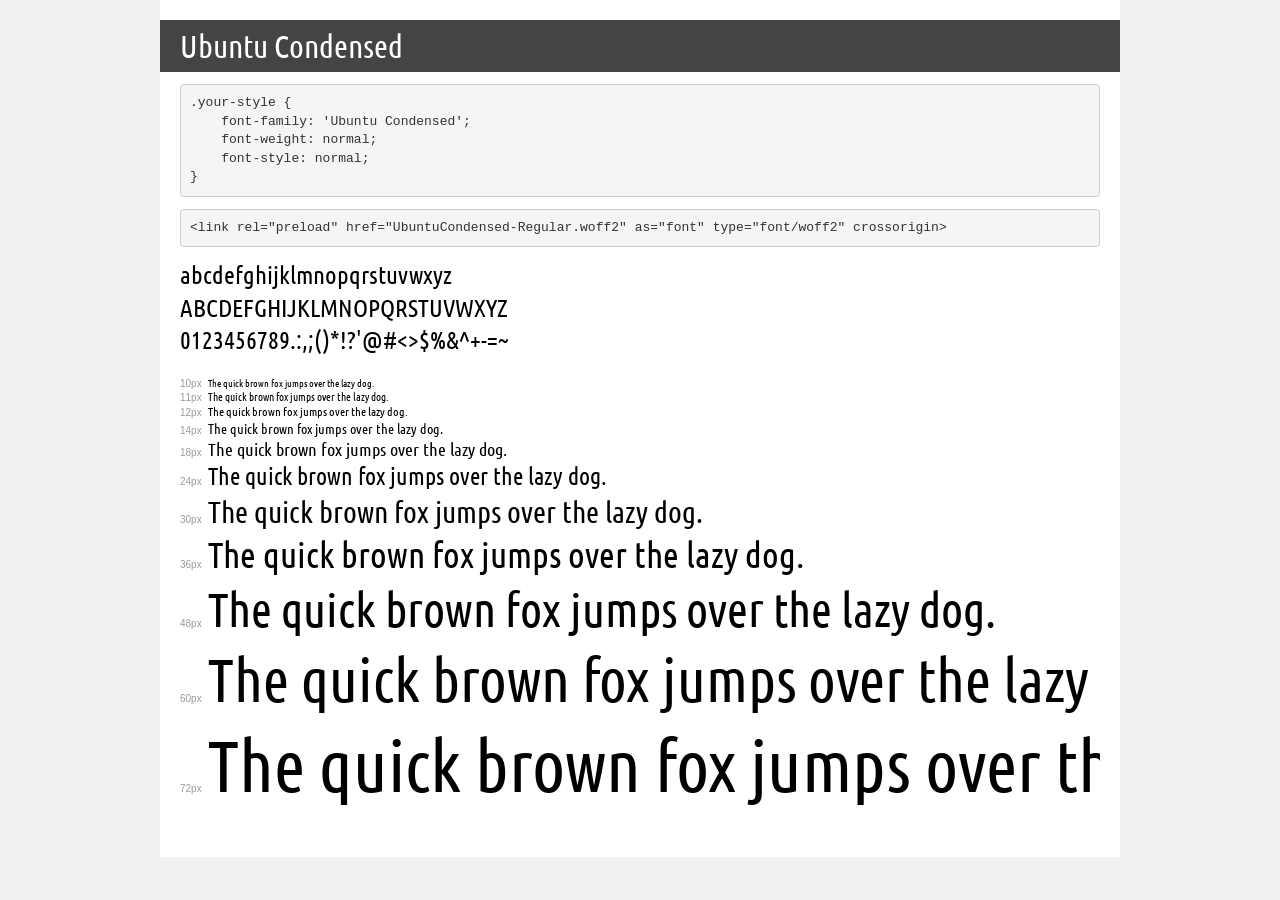
<file: fonts/Ubuntu-Full-Version/Ubuntu-Full-Version/Web Fonts/Ubuntu Condensed/demo.html>
<!DOCTYPE html>
<html lang="en">
<head>
    <meta charset="utf-8">
    <meta http-equiv="X-UA-Compatible" content="IE=edge">
    <meta name="viewport" content="width=device-width, initial-scale=1">
    <meta name="robots" content="noindex, noarchive">
    <meta name="format-detection" content="telephone=no">
    <title>Transfonter demo</title>
    <link href="stylesheet.css" rel="stylesheet">
    <style>
        /*
        http://meyerweb.com/eric/tools/css/reset/
        v2.0 | 20110126
        License: none (public domain)
        */
        html, body, div, span, applet, object, iframe,
        h1, h2, h3, h4, h5, h6, p, blockquote, pre,
        a, abbr, acronym, address, big, cite, code,
        del, dfn, em, img, ins, kbd, q, s, samp,
        small, strike, strong, sub, sup, tt, var,
        b, u, i, center,
        dl, dt, dd, ol, ul, li,
        fieldset, form, label, legend,
        table, caption, tbody, tfoot, thead, tr, th, td,
        article, aside, canvas, details, embed,
        figure, figcaption, footer, header, hgroup,
        menu, nav, output, ruby, section, summary,
        time, mark, audio, video {
            margin: 0;
            padding: 0;
            border: 0;
            font-size: 100%;
            font: inherit;
            vertical-align: baseline;
        }
        /* HTML5 display-role reset for older browsers */
        article, aside, details, figcaption, figure,
        footer, header, hgroup, menu, nav, section {
            display: block;
        }
        body {
            line-height: 1;
        }
        ol, ul {
            list-style: none;
        }
        blockquote, q {
            quotes: none;
        }
        blockquote:before, blockquote:after,
        q:before, q:after {
            content: '';
            content: none;
        }
        table {
            border-collapse: collapse;
            border-spacing: 0;
        }
        /* demo styles */
        body {
            background: #f0f0f0;
            color: #000;
        }
        .page {
            background: #fff;
            width: 920px;
            margin: 0 auto;
            padding: 20px 20px 0 20px;
            overflow: hidden;
        }
        .font-container {
            overflow-x: auto;
            overflow-y: hidden;
            margin-bottom: 40px;
            line-height: 1.3;
            white-space: nowrap;
            padding-bottom: 5px;
        }
        h1 {
            position: relative;
            background: #444;
            font-size: 32px;
            color: #fff;
            padding: 10px 20px;
            margin: 0 -20px 12px -20px;
        }
        .letters {
            font-size: 25px;
            margin-bottom: 20px;
        }
        .s10:before {
            content: '10px';
        }
        .s11:before {
            content: '11px';
        }
        .s12:before {
            content: '12px';
        }
        .s14:before {
            content: '14px';
        }
        .s18:before {
            content: '18px';
        }
        .s24:before {
            content: '24px';
        }
        .s30:before {
            content: '30px';
        }
        .s36:before {
            content: '36px';
        }
        .s48:before {
            content: '48px';
        }
        .s60:before {
            content: '60px';
        }
        .s72:before {
            content: '72px';
        }
        .s10:before, .s11:before, .s12:before, .s14:before,
        .s18:before, .s24:before, .s30:before, .s36:before,
        .s48:before, .s60:before, .s72:before {
            font-family: Arial, sans-serif;
            font-size: 10px;
            font-weight: normal;
            font-style: normal;
            color: #999;
            padding-right: 6px;
        }
        pre {
            display: block;
            padding: 9px;
            margin: 0 0 12px;
            font-family: Monaco, Menlo, Consolas, "Courier New", monospace;
            font-size: 13px;
            line-height: 1.428571429;
            color: #333;
            font-weight: normal;
            font-style: normal;
            background-color: #f5f5f5;
            border: 1px solid #ccc;
            overflow-x: auto;
            border-radius: 4px;
        }
        /* responsive */
        @media (max-width: 959px) {
            .page {
                width: auto;
                margin: 0;
            }
        }
    </style>
</head>
<body>
<div class="page">
    <div class="demo">
        <h1 style="font-family: 'Ubuntu Condensed'; font-weight: normal; font-style: normal;">Ubuntu Condensed</h1>
        <pre title="Usage">.your-style {
    font-family: 'Ubuntu Condensed';
    font-weight: normal;
    font-style: normal;
}</pre>
        <pre title="Preload (optional)">
&lt;link rel=&quot;preload&quot; href=&quot;UbuntuCondensed-Regular.woff2&quot; as=&quot;font&quot; type=&quot;font/woff2&quot; crossorigin&gt;</pre>
        <div class="font-container" style="font-family: 'Ubuntu Condensed'; font-weight: normal; font-style: normal;">
            <p class="letters">
                abcdefghijklmnopqrstuvwxyz<br>
ABCDEFGHIJKLMNOPQRSTUVWXYZ<br>
                0123456789.:,;()*!?'@#&lt;&gt;$%&^+-=~
            </p>
            <p class="s10" style="font-size: 10px;">The quick brown fox jumps over the lazy dog.</p>
            <p class="s11" style="font-size: 11px;">The quick brown fox jumps over the lazy dog.</p>
            <p class="s12" style="font-size: 12px;">The quick brown fox jumps over the lazy dog.</p>
            <p class="s14" style="font-size: 14px;">The quick brown fox jumps over the lazy dog.</p>
            <p class="s18" style="font-size: 18px;">The quick brown fox jumps over the lazy dog.</p>
            <p class="s24" style="font-size: 24px;">The quick brown fox jumps over the lazy dog.</p>
            <p class="s30" style="font-size: 30px;">The quick brown fox jumps over the lazy dog.</p>
            <p class="s36" style="font-size: 36px;">The quick brown fox jumps over the lazy dog.</p>
            <p class="s48" style="font-size: 48px;">The quick brown fox jumps over the lazy dog.</p>
            <p class="s60" style="font-size: 60px;">The quick brown fox jumps over the lazy dog.</p>
            <p class="s72" style="font-size: 72px;">The quick brown fox jumps over the lazy dog.</p>
        </div>
    </div>

</div>
</body>
</html>
</file>
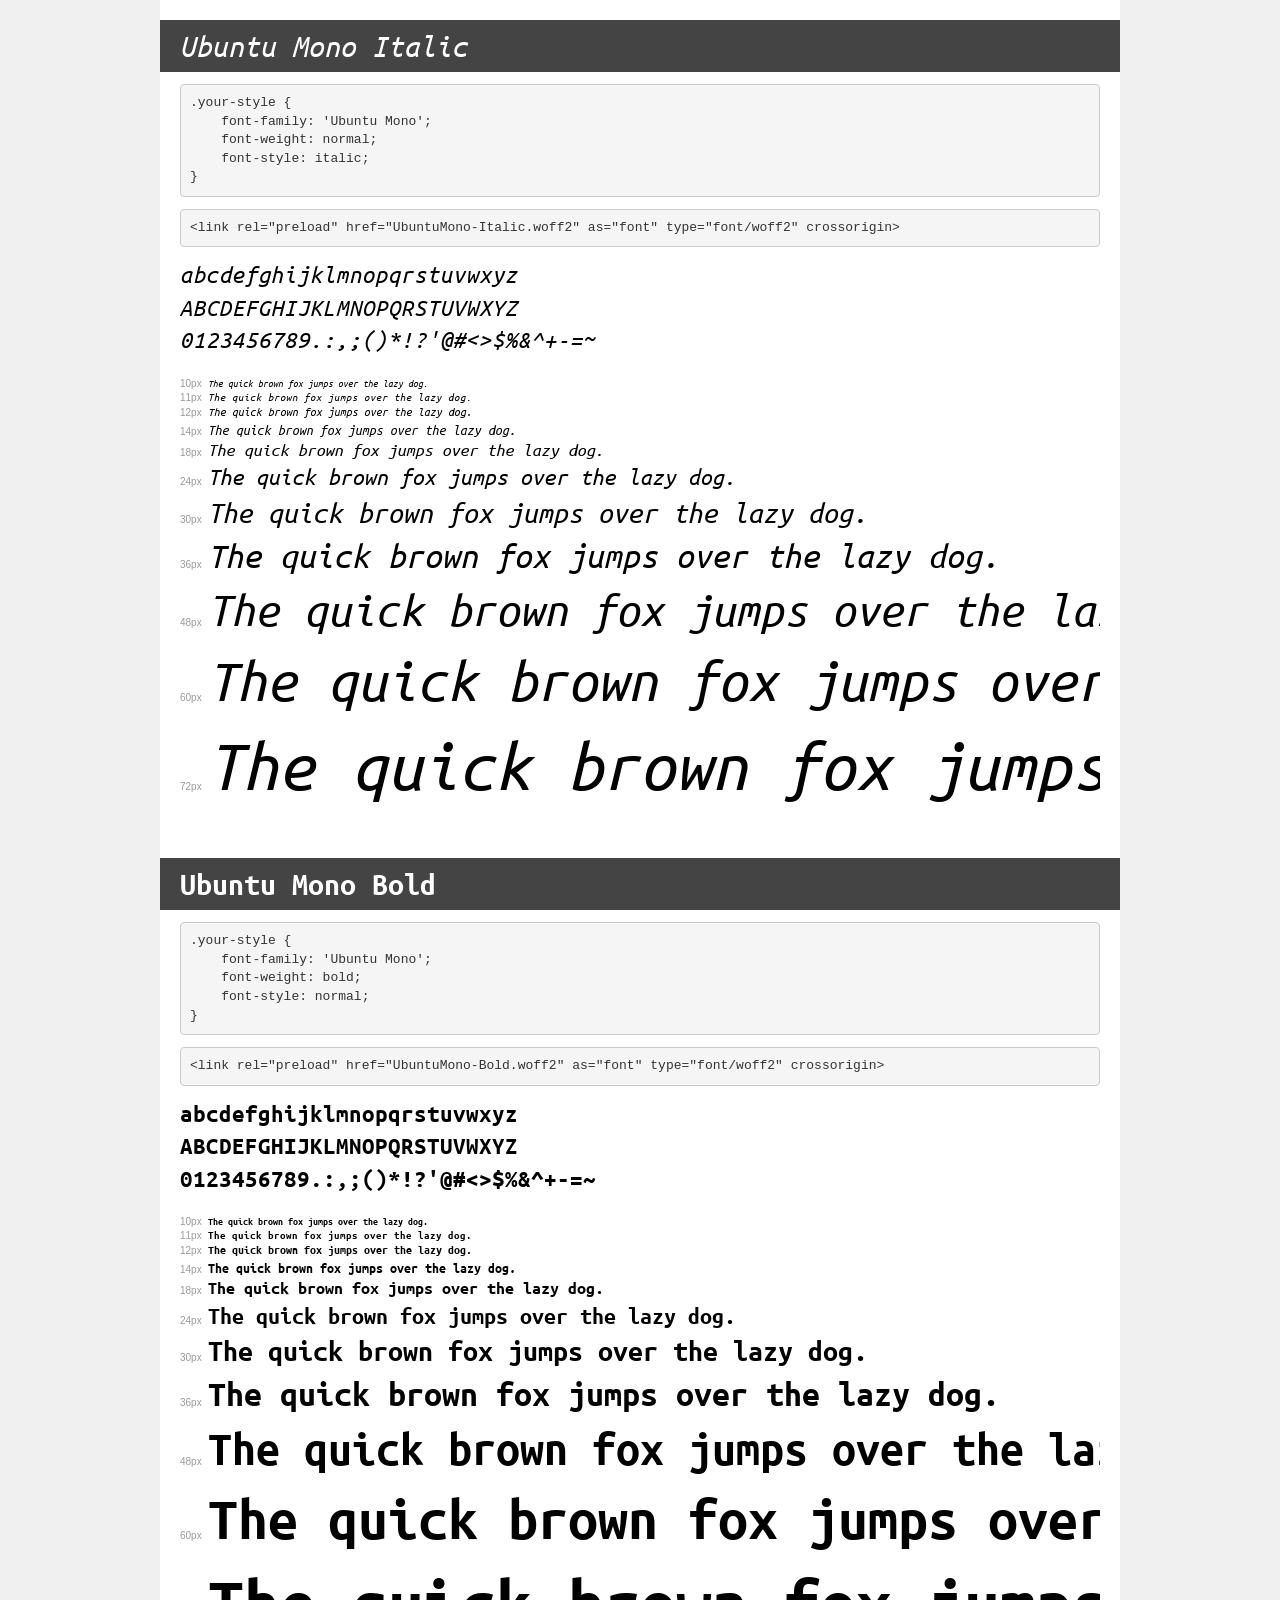
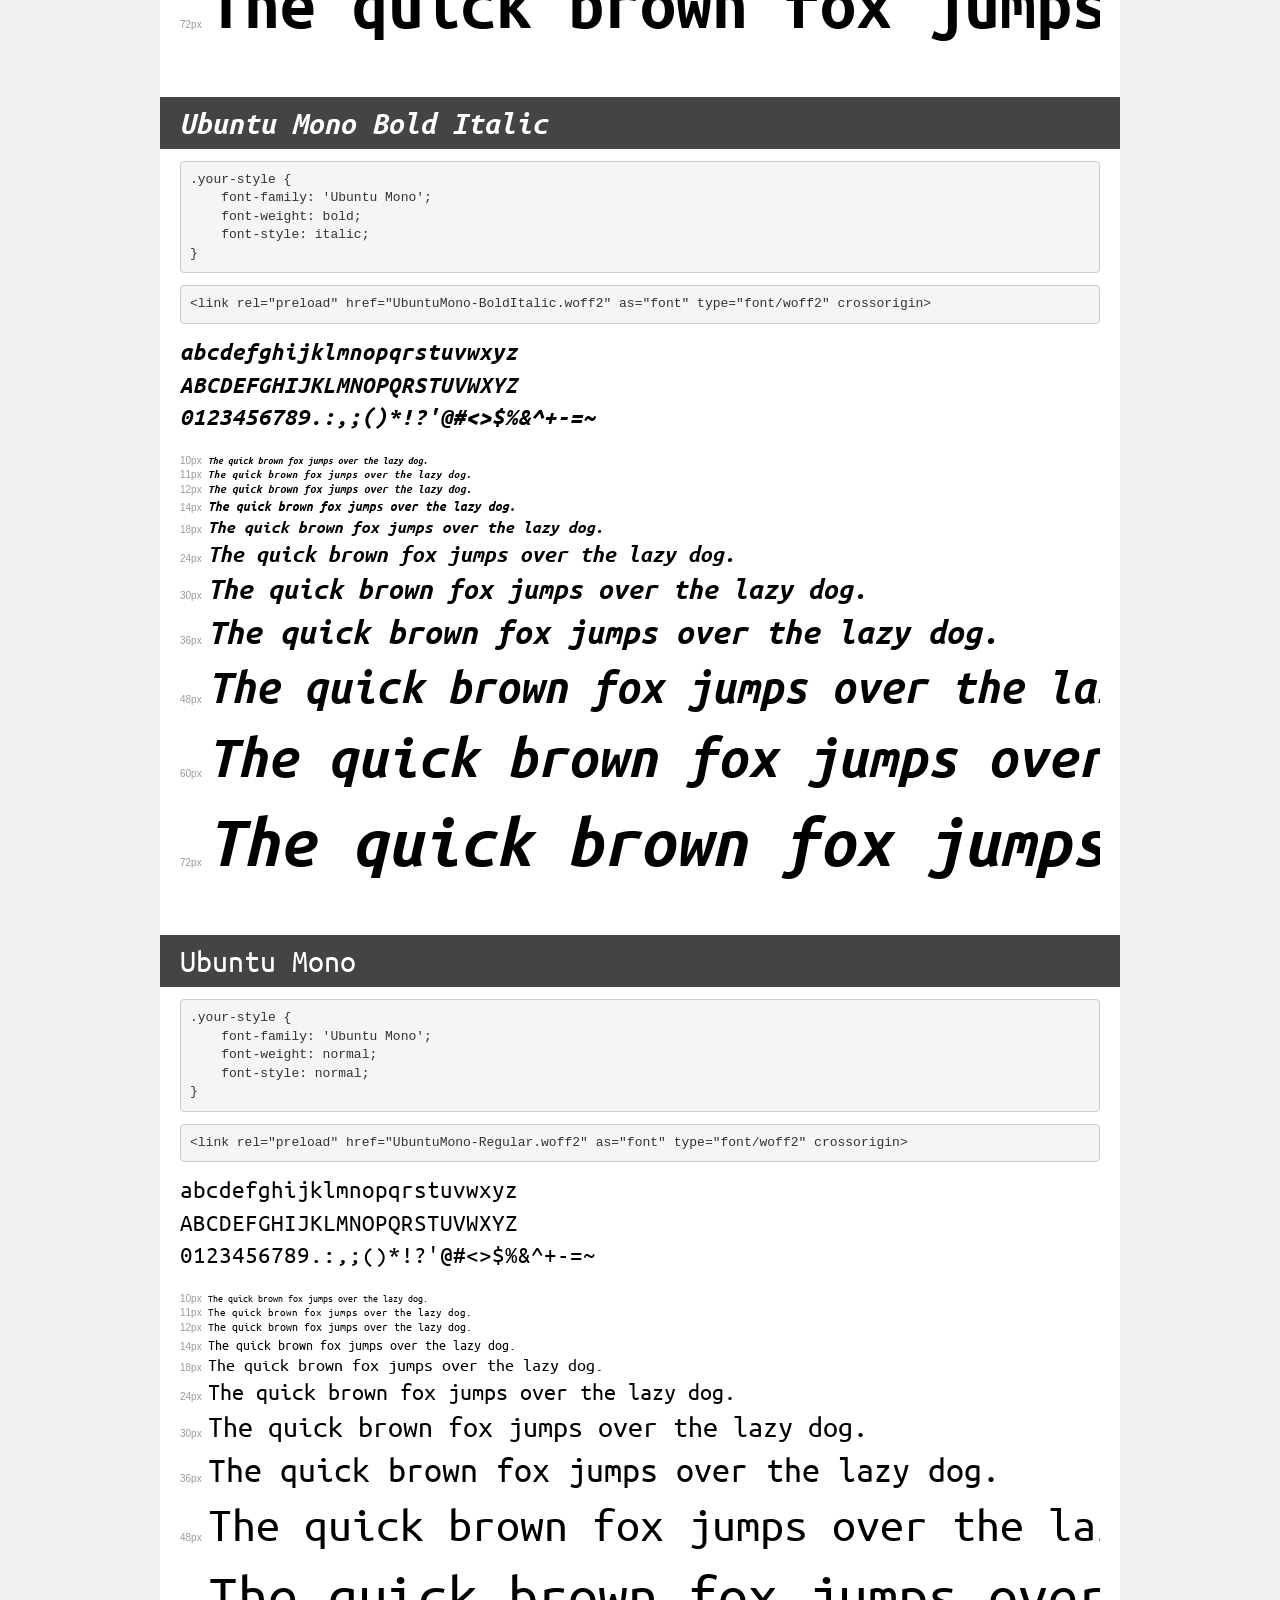
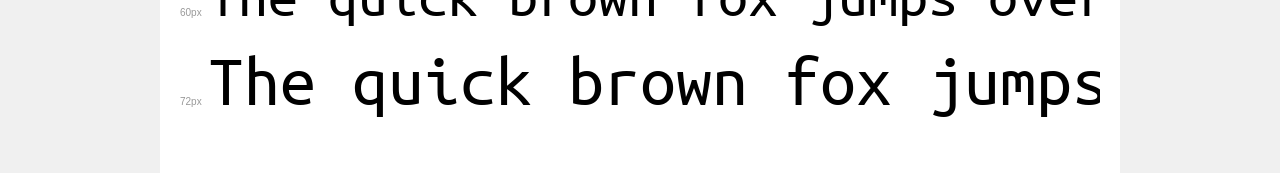
<file: fonts/Ubuntu-Full-Version/Ubuntu-Full-Version/Web Fonts/Ubuntu Mono/demo.html>
<!DOCTYPE html>
<html lang="en">
<head>
    <meta charset="utf-8">
    <meta http-equiv="X-UA-Compatible" content="IE=edge">
    <meta name="viewport" content="width=device-width, initial-scale=1">
    <meta name="robots" content="noindex, noarchive">
    <meta name="format-detection" content="telephone=no">
    <title>Transfonter demo</title>
    <link href="stylesheet.css" rel="stylesheet">
    <style>
        /*
        http://meyerweb.com/eric/tools/css/reset/
        v2.0 | 20110126
        License: none (public domain)
        */
        html, body, div, span, applet, object, iframe,
        h1, h2, h3, h4, h5, h6, p, blockquote, pre,
        a, abbr, acronym, address, big, cite, code,
        del, dfn, em, img, ins, kbd, q, s, samp,
        small, strike, strong, sub, sup, tt, var,
        b, u, i, center,
        dl, dt, dd, ol, ul, li,
        fieldset, form, label, legend,
        table, caption, tbody, tfoot, thead, tr, th, td,
        article, aside, canvas, details, embed,
        figure, figcaption, footer, header, hgroup,
        menu, nav, output, ruby, section, summary,
        time, mark, audio, video {
            margin: 0;
            padding: 0;
            border: 0;
            font-size: 100%;
            font: inherit;
            vertical-align: baseline;
        }
        /* HTML5 display-role reset for older browsers */
        article, aside, details, figcaption, figure,
        footer, header, hgroup, menu, nav, section {
            display: block;
        }
        body {
            line-height: 1;
        }
        ol, ul {
            list-style: none;
        }
        blockquote, q {
            quotes: none;
        }
        blockquote:before, blockquote:after,
        q:before, q:after {
            content: '';
            content: none;
        }
        table {
            border-collapse: collapse;
            border-spacing: 0;
        }
        /* demo styles */
        body {
            background: #f0f0f0;
            color: #000;
        }
        .page {
            background: #fff;
            width: 920px;
            margin: 0 auto;
            padding: 20px 20px 0 20px;
            overflow: hidden;
        }
        .font-container {
            overflow-x: auto;
            overflow-y: hidden;
            margin-bottom: 40px;
            line-height: 1.3;
            white-space: nowrap;
            padding-bottom: 5px;
        }
        h1 {
            position: relative;
            background: #444;
            font-size: 32px;
            color: #fff;
            padding: 10px 20px;
            margin: 0 -20px 12px -20px;
        }
        .letters {
            font-size: 25px;
            margin-bottom: 20px;
        }
        .s10:before {
            content: '10px';
        }
        .s11:before {
            content: '11px';
        }
        .s12:before {
            content: '12px';
        }
        .s14:before {
            content: '14px';
        }
        .s18:before {
            content: '18px';
        }
        .s24:before {
            content: '24px';
        }
        .s30:before {
            content: '30px';
        }
        .s36:before {
            content: '36px';
        }
        .s48:before {
            content: '48px';
        }
        .s60:before {
            content: '60px';
        }
        .s72:before {
            content: '72px';
        }
        .s10:before, .s11:before, .s12:before, .s14:before,
        .s18:before, .s24:before, .s30:before, .s36:before,
        .s48:before, .s60:before, .s72:before {
            font-family: Arial, sans-serif;
            font-size: 10px;
            font-weight: normal;
            font-style: normal;
            color: #999;
            padding-right: 6px;
        }
        pre {
            display: block;
            padding: 9px;
            margin: 0 0 12px;
            font-family: Monaco, Menlo, Consolas, "Courier New", monospace;
            font-size: 13px;
            line-height: 1.428571429;
            color: #333;
            font-weight: normal;
            font-style: normal;
            background-color: #f5f5f5;
            border: 1px solid #ccc;
            overflow-x: auto;
            border-radius: 4px;
        }
        /* responsive */
        @media (max-width: 959px) {
            .page {
                width: auto;
                margin: 0;
            }
        }
    </style>
</head>
<body>
<div class="page">
    <div class="demo">
        <h1 style="font-family: 'Ubuntu Mono'; font-weight: normal; font-style: italic;">Ubuntu Mono Italic</h1>
        <pre title="Usage">.your-style {
    font-family: 'Ubuntu Mono';
    font-weight: normal;
    font-style: italic;
}</pre>
        <pre title="Preload (optional)">
&lt;link rel=&quot;preload&quot; href=&quot;UbuntuMono-Italic.woff2&quot; as=&quot;font&quot; type=&quot;font/woff2&quot; crossorigin&gt;</pre>
        <div class="font-container" style="font-family: 'Ubuntu Mono'; font-weight: normal; font-style: italic;">
            <p class="letters">
                abcdefghijklmnopqrstuvwxyz<br>
ABCDEFGHIJKLMNOPQRSTUVWXYZ<br>
                0123456789.:,;()*!?'@#&lt;&gt;$%&^+-=~
            </p>
            <p class="s10" style="font-size: 10px;">The quick brown fox jumps over the lazy dog.</p>
            <p class="s11" style="font-size: 11px;">The quick brown fox jumps over the lazy dog.</p>
            <p class="s12" style="font-size: 12px;">The quick brown fox jumps over the lazy dog.</p>
            <p class="s14" style="font-size: 14px;">The quick brown fox jumps over the lazy dog.</p>
            <p class="s18" style="font-size: 18px;">The quick brown fox jumps over the lazy dog.</p>
            <p class="s24" style="font-size: 24px;">The quick brown fox jumps over the lazy dog.</p>
            <p class="s30" style="font-size: 30px;">The quick brown fox jumps over the lazy dog.</p>
            <p class="s36" style="font-size: 36px;">The quick brown fox jumps over the lazy dog.</p>
            <p class="s48" style="font-size: 48px;">The quick brown fox jumps over the lazy dog.</p>
            <p class="s60" style="font-size: 60px;">The quick brown fox jumps over the lazy dog.</p>
            <p class="s72" style="font-size: 72px;">The quick brown fox jumps over the lazy dog.</p>
        </div>
    </div>

    <div class="demo">
        <h1 style="font-family: 'Ubuntu Mono'; font-weight: bold; font-style: normal;">Ubuntu Mono Bold</h1>
        <pre title="Usage">.your-style {
    font-family: 'Ubuntu Mono';
    font-weight: bold;
    font-style: normal;
}</pre>
        <pre title="Preload (optional)">
&lt;link rel=&quot;preload&quot; href=&quot;UbuntuMono-Bold.woff2&quot; as=&quot;font&quot; type=&quot;font/woff2&quot; crossorigin&gt;</pre>
        <div class="font-container" style="font-family: 'Ubuntu Mono'; font-weight: bold; font-style: normal;">
            <p class="letters">
                abcdefghijklmnopqrstuvwxyz<br>
ABCDEFGHIJKLMNOPQRSTUVWXYZ<br>
                0123456789.:,;()*!?'@#&lt;&gt;$%&^+-=~
            </p>
            <p class="s10" style="font-size: 10px;">The quick brown fox jumps over the lazy dog.</p>
            <p class="s11" style="font-size: 11px;">The quick brown fox jumps over the lazy dog.</p>
            <p class="s12" style="font-size: 12px;">The quick brown fox jumps over the lazy dog.</p>
            <p class="s14" style="font-size: 14px;">The quick brown fox jumps over the lazy dog.</p>
            <p class="s18" style="font-size: 18px;">The quick brown fox jumps over the lazy dog.</p>
            <p class="s24" style="font-size: 24px;">The quick brown fox jumps over the lazy dog.</p>
            <p class="s30" style="font-size: 30px;">The quick brown fox jumps over the lazy dog.</p>
            <p class="s36" style="font-size: 36px;">The quick brown fox jumps over the lazy dog.</p>
            <p class="s48" style="font-size: 48px;">The quick brown fox jumps over the lazy dog.</p>
            <p class="s60" style="font-size: 60px;">The quick brown fox jumps over the lazy dog.</p>
            <p class="s72" style="font-size: 72px;">The quick brown fox jumps over the lazy dog.</p>
        </div>
    </div>

    <div class="demo">
        <h1 style="font-family: 'Ubuntu Mono'; font-weight: bold; font-style: italic;">Ubuntu Mono Bold Italic</h1>
        <pre title="Usage">.your-style {
    font-family: 'Ubuntu Mono';
    font-weight: bold;
    font-style: italic;
}</pre>
        <pre title="Preload (optional)">
&lt;link rel=&quot;preload&quot; href=&quot;UbuntuMono-BoldItalic.woff2&quot; as=&quot;font&quot; type=&quot;font/woff2&quot; crossorigin&gt;</pre>
        <div class="font-container" style="font-family: 'Ubuntu Mono'; font-weight: bold; font-style: italic;">
            <p class="letters">
                abcdefghijklmnopqrstuvwxyz<br>
ABCDEFGHIJKLMNOPQRSTUVWXYZ<br>
                0123456789.:,;()*!?'@#&lt;&gt;$%&^+-=~
            </p>
            <p class="s10" style="font-size: 10px;">The quick brown fox jumps over the lazy dog.</p>
            <p class="s11" style="font-size: 11px;">The quick brown fox jumps over the lazy dog.</p>
            <p class="s12" style="font-size: 12px;">The quick brown fox jumps over the lazy dog.</p>
            <p class="s14" style="font-size: 14px;">The quick brown fox jumps over the lazy dog.</p>
            <p class="s18" style="font-size: 18px;">The quick brown fox jumps over the lazy dog.</p>
            <p class="s24" style="font-size: 24px;">The quick brown fox jumps over the lazy dog.</p>
            <p class="s30" style="font-size: 30px;">The quick brown fox jumps over the lazy dog.</p>
            <p class="s36" style="font-size: 36px;">The quick brown fox jumps over the lazy dog.</p>
            <p class="s48" style="font-size: 48px;">The quick brown fox jumps over the lazy dog.</p>
            <p class="s60" style="font-size: 60px;">The quick brown fox jumps over the lazy dog.</p>
            <p class="s72" style="font-size: 72px;">The quick brown fox jumps over the lazy dog.</p>
        </div>
    </div>

    <div class="demo">
        <h1 style="font-family: 'Ubuntu Mono'; font-weight: normal; font-style: normal;">Ubuntu Mono</h1>
        <pre title="Usage">.your-style {
    font-family: 'Ubuntu Mono';
    font-weight: normal;
    font-style: normal;
}</pre>
        <pre title="Preload (optional)">
&lt;link rel=&quot;preload&quot; href=&quot;UbuntuMono-Regular.woff2&quot; as=&quot;font&quot; type=&quot;font/woff2&quot; crossorigin&gt;</pre>
        <div class="font-container" style="font-family: 'Ubuntu Mono'; font-weight: normal; font-style: normal;">
            <p class="letters">
                abcdefghijklmnopqrstuvwxyz<br>
ABCDEFGHIJKLMNOPQRSTUVWXYZ<br>
                0123456789.:,;()*!?'@#&lt;&gt;$%&^+-=~
            </p>
            <p class="s10" style="font-size: 10px;">The quick brown fox jumps over the lazy dog.</p>
            <p class="s11" style="font-size: 11px;">The quick brown fox jumps over the lazy dog.</p>
            <p class="s12" style="font-size: 12px;">The quick brown fox jumps over the lazy dog.</p>
            <p class="s14" style="font-size: 14px;">The quick brown fox jumps over the lazy dog.</p>
            <p class="s18" style="font-size: 18px;">The quick brown fox jumps over the lazy dog.</p>
            <p class="s24" style="font-size: 24px;">The quick brown fox jumps over the lazy dog.</p>
            <p class="s30" style="font-size: 30px;">The quick brown fox jumps over the lazy dog.</p>
            <p class="s36" style="font-size: 36px;">The quick brown fox jumps over the lazy dog.</p>
            <p class="s48" style="font-size: 48px;">The quick brown fox jumps over the lazy dog.</p>
            <p class="s60" style="font-size: 60px;">The quick brown fox jumps over the lazy dog.</p>
            <p class="s72" style="font-size: 72px;">The quick brown fox jumps over the lazy dog.</p>
        </div>
    </div>

</div>
</body>
</html>
</file>
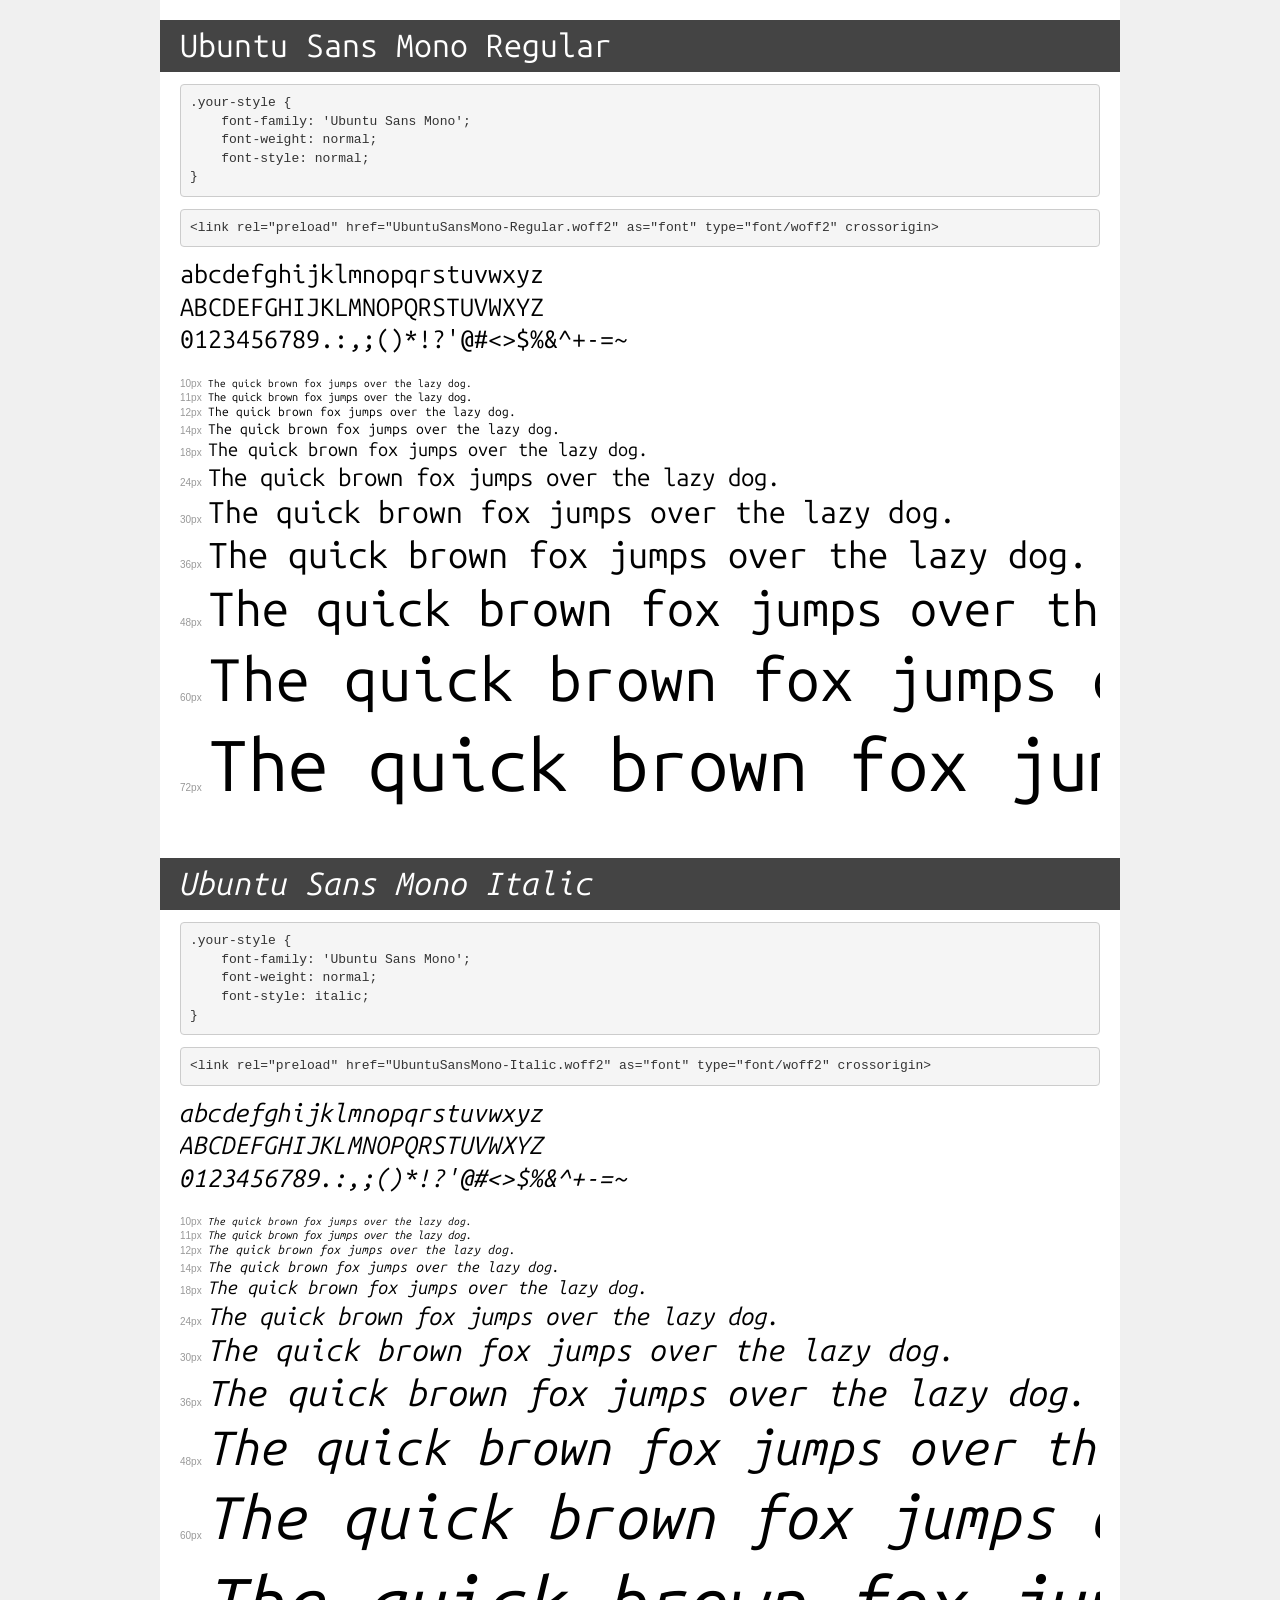
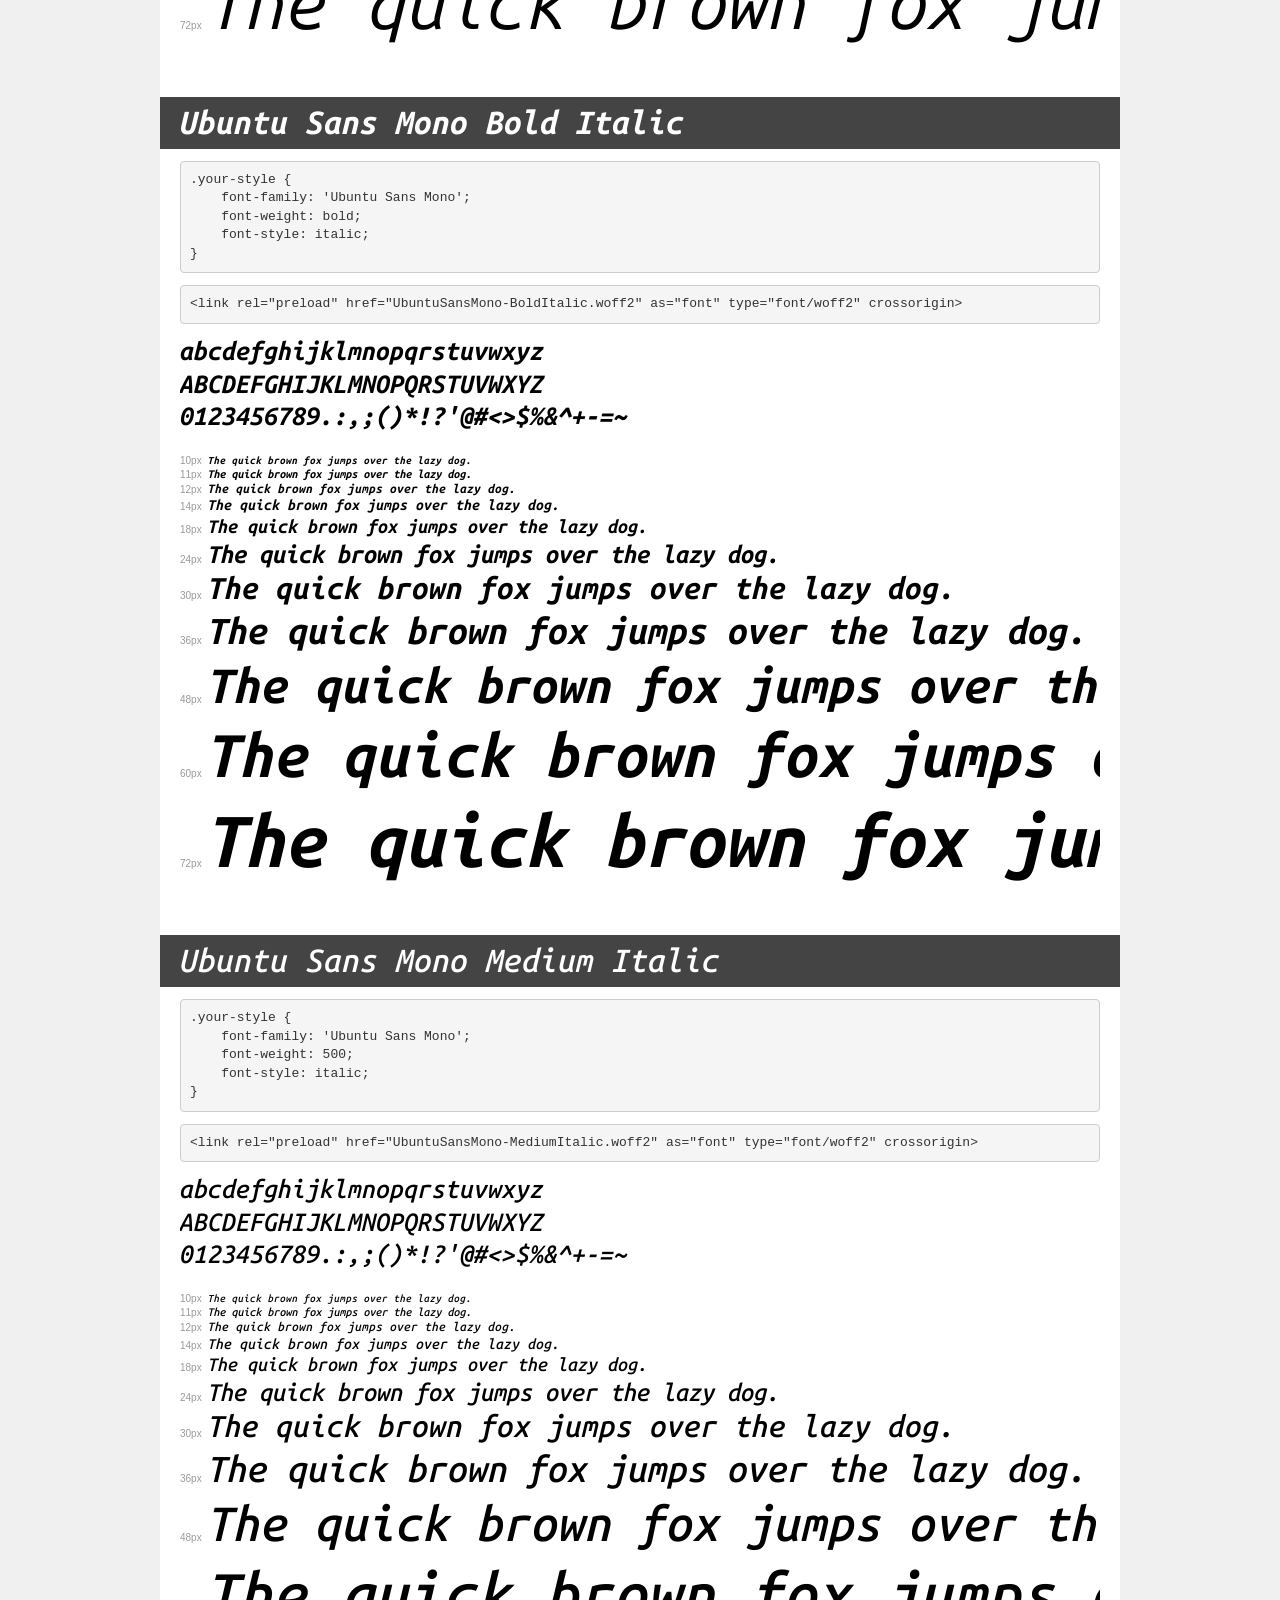
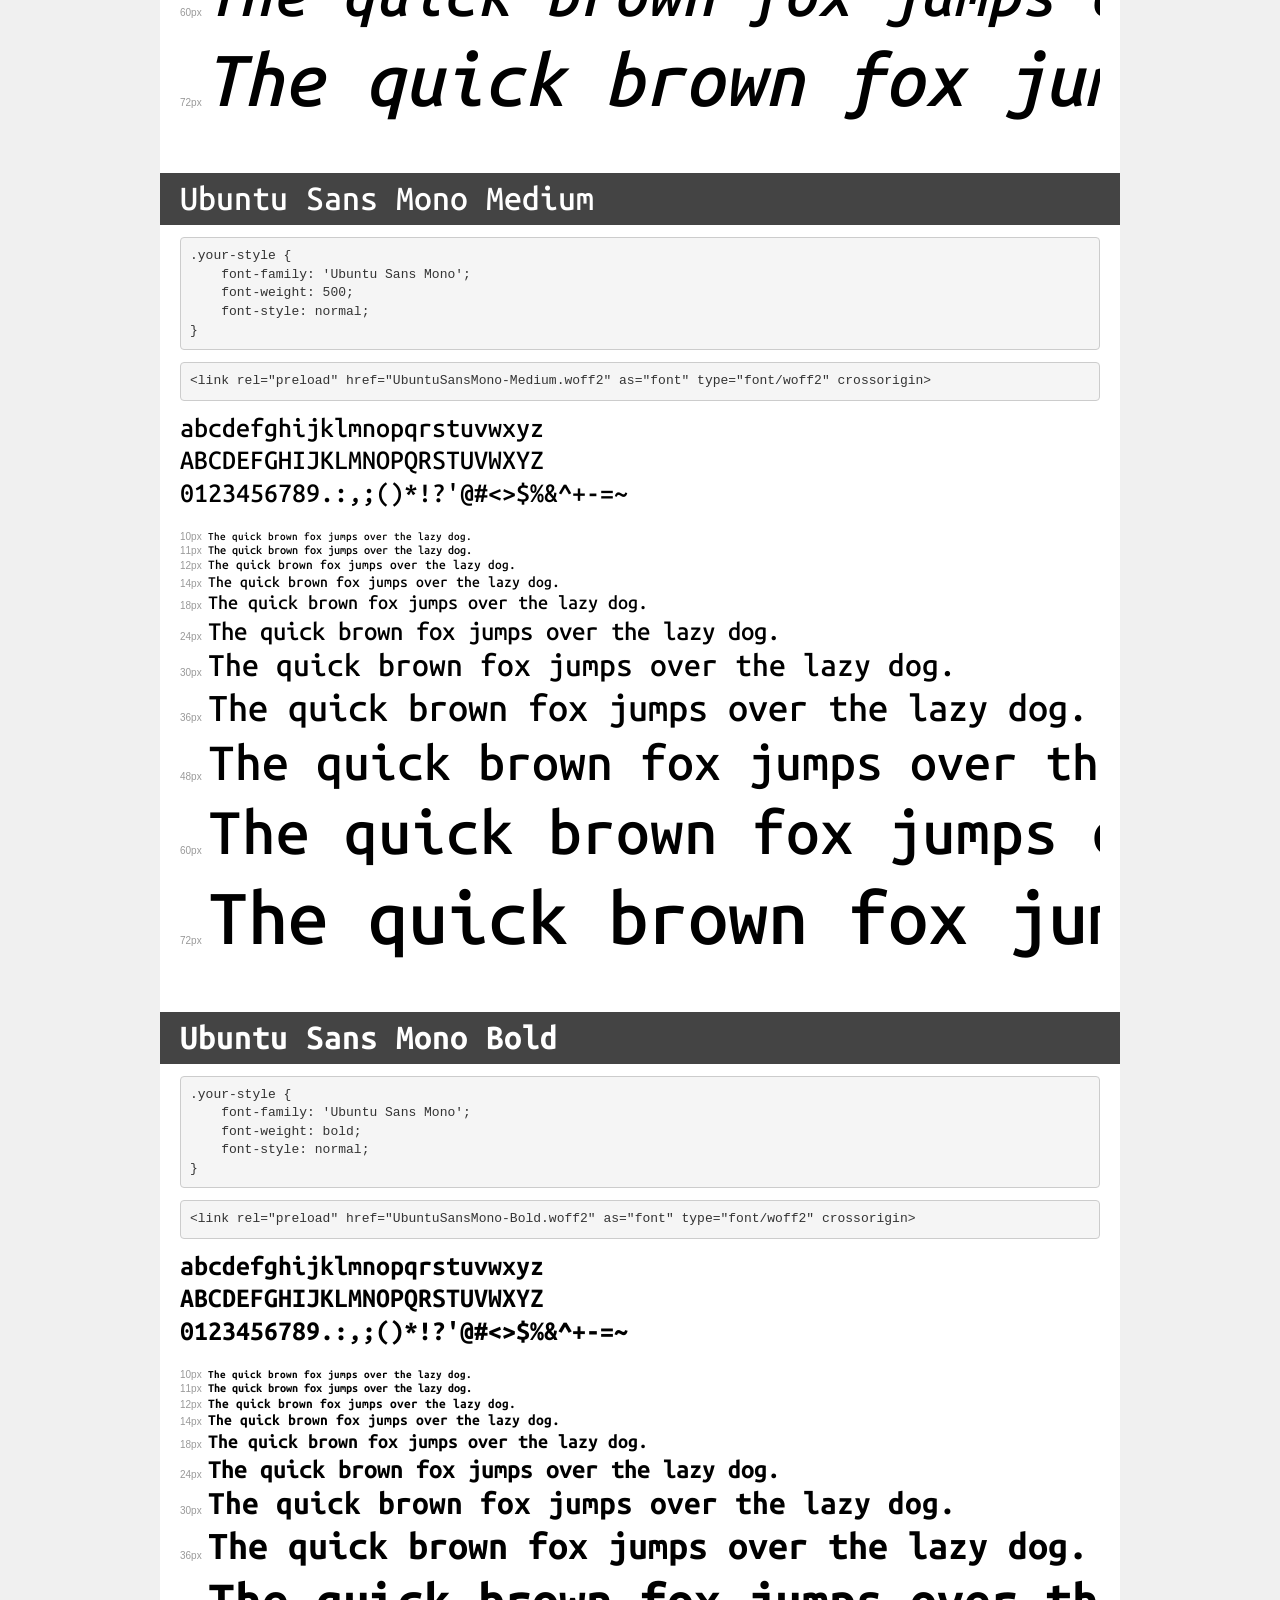
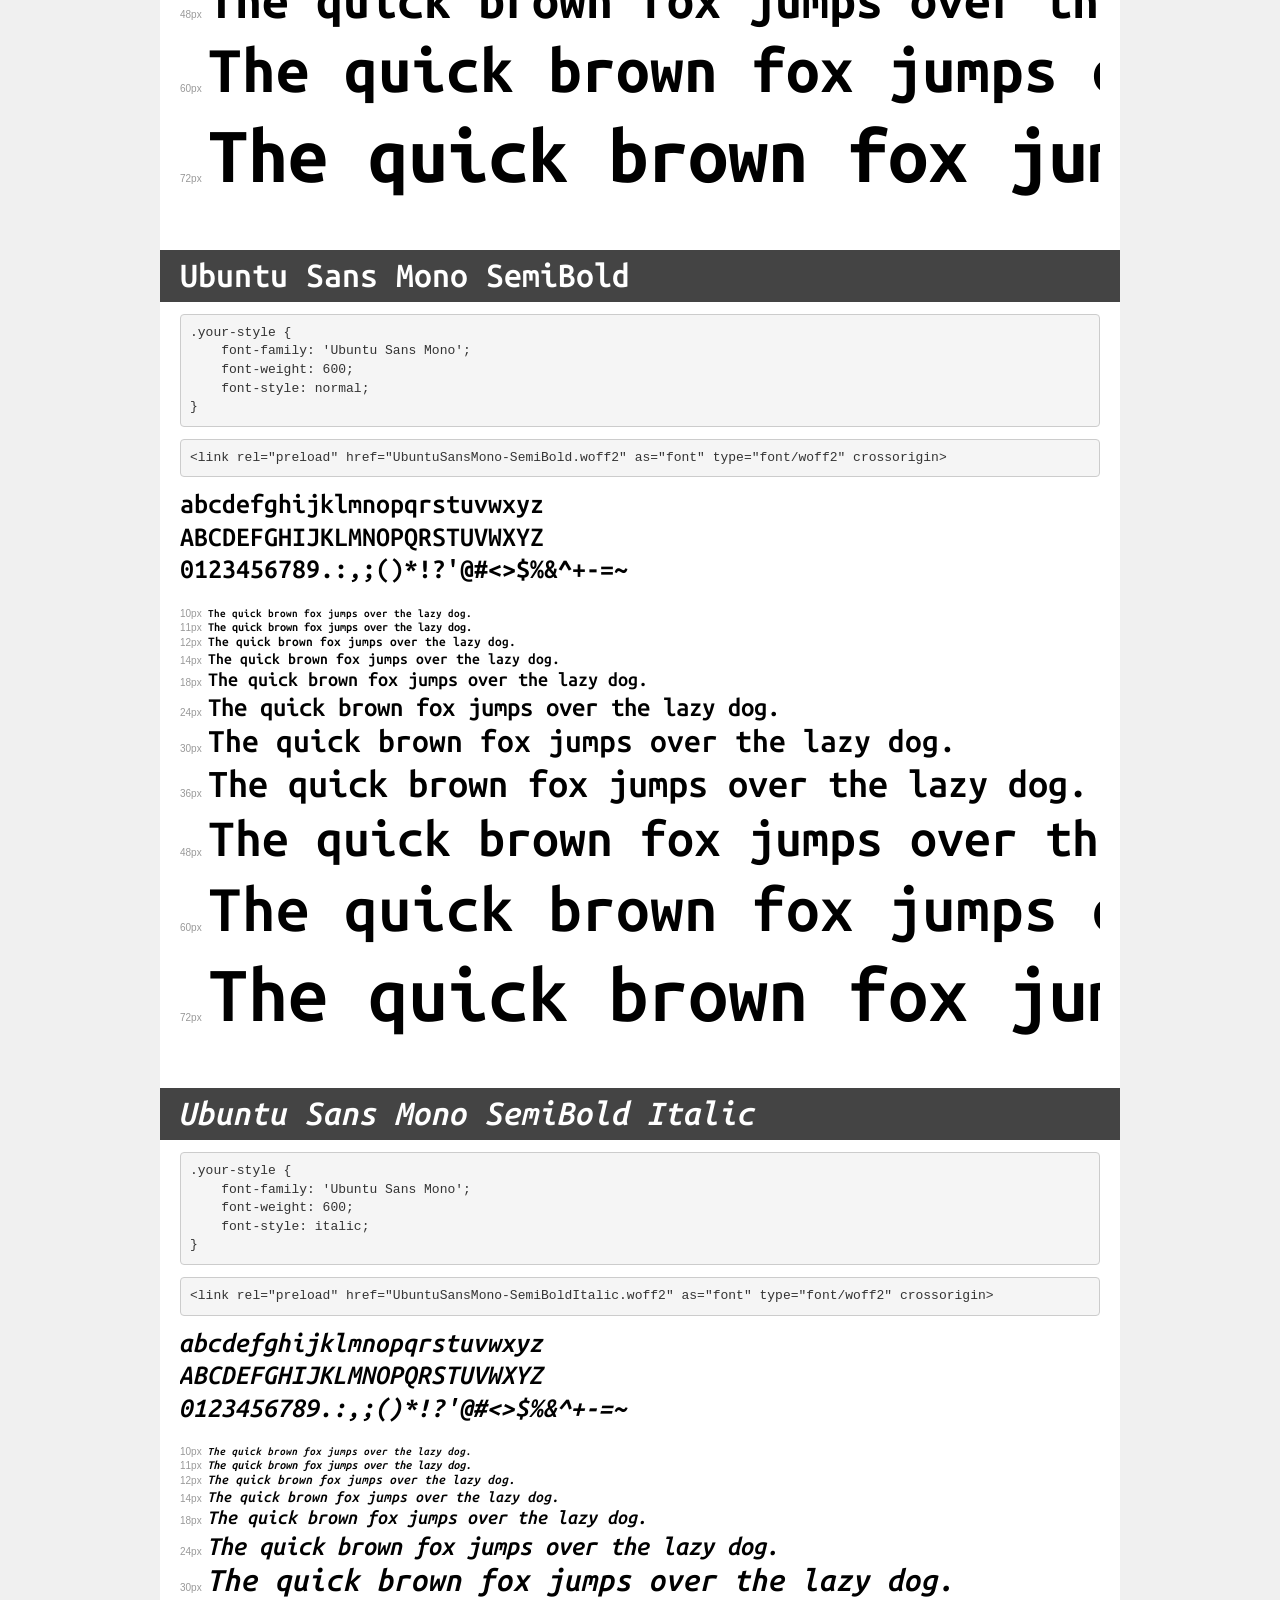
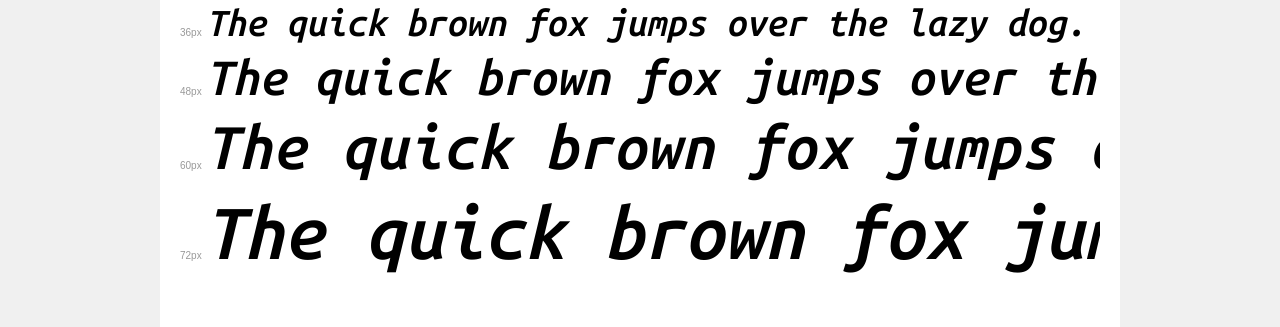
<file: fonts/Ubuntu-Full-Version/Ubuntu-Full-Version/Web Fonts/Ubuntu Sans Mono/demo.html>
<!DOCTYPE html>
<html lang="en">
<head>
    <meta charset="utf-8">
    <meta http-equiv="X-UA-Compatible" content="IE=edge">
    <meta name="viewport" content="width=device-width, initial-scale=1">
    <meta name="robots" content="noindex, noarchive">
    <meta name="format-detection" content="telephone=no">
    <title>Transfonter demo</title>
    <link href="stylesheet.css" rel="stylesheet">
    <style>
        /*
        http://meyerweb.com/eric/tools/css/reset/
        v2.0 | 20110126
        License: none (public domain)
        */
        html, body, div, span, applet, object, iframe,
        h1, h2, h3, h4, h5, h6, p, blockquote, pre,
        a, abbr, acronym, address, big, cite, code,
        del, dfn, em, img, ins, kbd, q, s, samp,
        small, strike, strong, sub, sup, tt, var,
        b, u, i, center,
        dl, dt, dd, ol, ul, li,
        fieldset, form, label, legend,
        table, caption, tbody, tfoot, thead, tr, th, td,
        article, aside, canvas, details, embed,
        figure, figcaption, footer, header, hgroup,
        menu, nav, output, ruby, section, summary,
        time, mark, audio, video {
            margin: 0;
            padding: 0;
            border: 0;
            font-size: 100%;
            font: inherit;
            vertical-align: baseline;
        }
        /* HTML5 display-role reset for older browsers */
        article, aside, details, figcaption, figure,
        footer, header, hgroup, menu, nav, section {
            display: block;
        }
        body {
            line-height: 1;
        }
        ol, ul {
            list-style: none;
        }
        blockquote, q {
            quotes: none;
        }
        blockquote:before, blockquote:after,
        q:before, q:after {
            content: '';
            content: none;
        }
        table {
            border-collapse: collapse;
            border-spacing: 0;
        }
        /* demo styles */
        body {
            background: #f0f0f0;
            color: #000;
        }
        .page {
            background: #fff;
            width: 920px;
            margin: 0 auto;
            padding: 20px 20px 0 20px;
            overflow: hidden;
        }
        .font-container {
            overflow-x: auto;
            overflow-y: hidden;
            margin-bottom: 40px;
            line-height: 1.3;
            white-space: nowrap;
            padding-bottom: 5px;
        }
        h1 {
            position: relative;
            background: #444;
            font-size: 32px;
            color: #fff;
            padding: 10px 20px;
            margin: 0 -20px 12px -20px;
        }
        .letters {
            font-size: 25px;
            margin-bottom: 20px;
        }
        .s10:before {
            content: '10px';
        }
        .s11:before {
            content: '11px';
        }
        .s12:before {
            content: '12px';
        }
        .s14:before {
            content: '14px';
        }
        .s18:before {
            content: '18px';
        }
        .s24:before {
            content: '24px';
        }
        .s30:before {
            content: '30px';
        }
        .s36:before {
            content: '36px';
        }
        .s48:before {
            content: '48px';
        }
        .s60:before {
            content: '60px';
        }
        .s72:before {
            content: '72px';
        }
        .s10:before, .s11:before, .s12:before, .s14:before,
        .s18:before, .s24:before, .s30:before, .s36:before,
        .s48:before, .s60:before, .s72:before {
            font-family: Arial, sans-serif;
            font-size: 10px;
            font-weight: normal;
            font-style: normal;
            color: #999;
            padding-right: 6px;
        }
        pre {
            display: block;
            padding: 9px;
            margin: 0 0 12px;
            font-family: Monaco, Menlo, Consolas, "Courier New", monospace;
            font-size: 13px;
            line-height: 1.428571429;
            color: #333;
            font-weight: normal;
            font-style: normal;
            background-color: #f5f5f5;
            border: 1px solid #ccc;
            overflow-x: auto;
            border-radius: 4px;
        }
        /* responsive */
        @media (max-width: 959px) {
            .page {
                width: auto;
                margin: 0;
            }
        }
    </style>
</head>
<body>
<div class="page">
    <div class="demo">
        <h1 style="font-family: 'Ubuntu Sans Mono'; font-weight: normal; font-style: normal;">Ubuntu Sans Mono Regular</h1>
        <pre title="Usage">.your-style {
    font-family: 'Ubuntu Sans Mono';
    font-weight: normal;
    font-style: normal;
}</pre>
        <pre title="Preload (optional)">
&lt;link rel=&quot;preload&quot; href=&quot;UbuntuSansMono-Regular.woff2&quot; as=&quot;font&quot; type=&quot;font/woff2&quot; crossorigin&gt;</pre>
        <div class="font-container" style="font-family: 'Ubuntu Sans Mono'; font-weight: normal; font-style: normal;">
            <p class="letters">
                abcdefghijklmnopqrstuvwxyz<br>
ABCDEFGHIJKLMNOPQRSTUVWXYZ<br>
                0123456789.:,;()*!?'@#&lt;&gt;$%&^+-=~
            </p>
            <p class="s10" style="font-size: 10px;">The quick brown fox jumps over the lazy dog.</p>
            <p class="s11" style="font-size: 11px;">The quick brown fox jumps over the lazy dog.</p>
            <p class="s12" style="font-size: 12px;">The quick brown fox jumps over the lazy dog.</p>
            <p class="s14" style="font-size: 14px;">The quick brown fox jumps over the lazy dog.</p>
            <p class="s18" style="font-size: 18px;">The quick brown fox jumps over the lazy dog.</p>
            <p class="s24" style="font-size: 24px;">The quick brown fox jumps over the lazy dog.</p>
            <p class="s30" style="font-size: 30px;">The quick brown fox jumps over the lazy dog.</p>
            <p class="s36" style="font-size: 36px;">The quick brown fox jumps over the lazy dog.</p>
            <p class="s48" style="font-size: 48px;">The quick brown fox jumps over the lazy dog.</p>
            <p class="s60" style="font-size: 60px;">The quick brown fox jumps over the lazy dog.</p>
            <p class="s72" style="font-size: 72px;">The quick brown fox jumps over the lazy dog.</p>
        </div>
    </div>

    <div class="demo">
        <h1 style="font-family: 'Ubuntu Sans Mono'; font-weight: normal; font-style: italic;">Ubuntu Sans Mono Italic</h1>
        <pre title="Usage">.your-style {
    font-family: 'Ubuntu Sans Mono';
    font-weight: normal;
    font-style: italic;
}</pre>
        <pre title="Preload (optional)">
&lt;link rel=&quot;preload&quot; href=&quot;UbuntuSansMono-Italic.woff2&quot; as=&quot;font&quot; type=&quot;font/woff2&quot; crossorigin&gt;</pre>
        <div class="font-container" style="font-family: 'Ubuntu Sans Mono'; font-weight: normal; font-style: italic;">
            <p class="letters">
                abcdefghijklmnopqrstuvwxyz<br>
ABCDEFGHIJKLMNOPQRSTUVWXYZ<br>
                0123456789.:,;()*!?'@#&lt;&gt;$%&^+-=~
            </p>
            <p class="s10" style="font-size: 10px;">The quick brown fox jumps over the lazy dog.</p>
            <p class="s11" style="font-size: 11px;">The quick brown fox jumps over the lazy dog.</p>
            <p class="s12" style="font-size: 12px;">The quick brown fox jumps over the lazy dog.</p>
            <p class="s14" style="font-size: 14px;">The quick brown fox jumps over the lazy dog.</p>
            <p class="s18" style="font-size: 18px;">The quick brown fox jumps over the lazy dog.</p>
            <p class="s24" style="font-size: 24px;">The quick brown fox jumps over the lazy dog.</p>
            <p class="s30" style="font-size: 30px;">The quick brown fox jumps over the lazy dog.</p>
            <p class="s36" style="font-size: 36px;">The quick brown fox jumps over the lazy dog.</p>
            <p class="s48" style="font-size: 48px;">The quick brown fox jumps over the lazy dog.</p>
            <p class="s60" style="font-size: 60px;">The quick brown fox jumps over the lazy dog.</p>
            <p class="s72" style="font-size: 72px;">The quick brown fox jumps over the lazy dog.</p>
        </div>
    </div>

    <div class="demo">
        <h1 style="font-family: 'Ubuntu Sans Mono'; font-weight: bold; font-style: italic;">Ubuntu Sans Mono Bold Italic</h1>
        <pre title="Usage">.your-style {
    font-family: 'Ubuntu Sans Mono';
    font-weight: bold;
    font-style: italic;
}</pre>
        <pre title="Preload (optional)">
&lt;link rel=&quot;preload&quot; href=&quot;UbuntuSansMono-BoldItalic.woff2&quot; as=&quot;font&quot; type=&quot;font/woff2&quot; crossorigin&gt;</pre>
        <div class="font-container" style="font-family: 'Ubuntu Sans Mono'; font-weight: bold; font-style: italic;">
            <p class="letters">
                abcdefghijklmnopqrstuvwxyz<br>
ABCDEFGHIJKLMNOPQRSTUVWXYZ<br>
                0123456789.:,;()*!?'@#&lt;&gt;$%&^+-=~
            </p>
            <p class="s10" style="font-size: 10px;">The quick brown fox jumps over the lazy dog.</p>
            <p class="s11" style="font-size: 11px;">The quick brown fox jumps over the lazy dog.</p>
            <p class="s12" style="font-size: 12px;">The quick brown fox jumps over the lazy dog.</p>
            <p class="s14" style="font-size: 14px;">The quick brown fox jumps over the lazy dog.</p>
            <p class="s18" style="font-size: 18px;">The quick brown fox jumps over the lazy dog.</p>
            <p class="s24" style="font-size: 24px;">The quick brown fox jumps over the lazy dog.</p>
            <p class="s30" style="font-size: 30px;">The quick brown fox jumps over the lazy dog.</p>
            <p class="s36" style="font-size: 36px;">The quick brown fox jumps over the lazy dog.</p>
            <p class="s48" style="font-size: 48px;">The quick brown fox jumps over the lazy dog.</p>
            <p class="s60" style="font-size: 60px;">The quick brown fox jumps over the lazy dog.</p>
            <p class="s72" style="font-size: 72px;">The quick brown fox jumps over the lazy dog.</p>
        </div>
    </div>

    <div class="demo">
        <h1 style="font-family: 'Ubuntu Sans Mono'; font-weight: 500; font-style: italic;">Ubuntu Sans Mono Medium Italic</h1>
        <pre title="Usage">.your-style {
    font-family: 'Ubuntu Sans Mono';
    font-weight: 500;
    font-style: italic;
}</pre>
        <pre title="Preload (optional)">
&lt;link rel=&quot;preload&quot; href=&quot;UbuntuSansMono-MediumItalic.woff2&quot; as=&quot;font&quot; type=&quot;font/woff2&quot; crossorigin&gt;</pre>
        <div class="font-container" style="font-family: 'Ubuntu Sans Mono'; font-weight: 500; font-style: italic;">
            <p class="letters">
                abcdefghijklmnopqrstuvwxyz<br>
ABCDEFGHIJKLMNOPQRSTUVWXYZ<br>
                0123456789.:,;()*!?'@#&lt;&gt;$%&^+-=~
            </p>
            <p class="s10" style="font-size: 10px;">The quick brown fox jumps over the lazy dog.</p>
            <p class="s11" style="font-size: 11px;">The quick brown fox jumps over the lazy dog.</p>
            <p class="s12" style="font-size: 12px;">The quick brown fox jumps over the lazy dog.</p>
            <p class="s14" style="font-size: 14px;">The quick brown fox jumps over the lazy dog.</p>
            <p class="s18" style="font-size: 18px;">The quick brown fox jumps over the lazy dog.</p>
            <p class="s24" style="font-size: 24px;">The quick brown fox jumps over the lazy dog.</p>
            <p class="s30" style="font-size: 30px;">The quick brown fox jumps over the lazy dog.</p>
            <p class="s36" style="font-size: 36px;">The quick brown fox jumps over the lazy dog.</p>
            <p class="s48" style="font-size: 48px;">The quick brown fox jumps over the lazy dog.</p>
            <p class="s60" style="font-size: 60px;">The quick brown fox jumps over the lazy dog.</p>
            <p class="s72" style="font-size: 72px;">The quick brown fox jumps over the lazy dog.</p>
        </div>
    </div>

    <div class="demo">
        <h1 style="font-family: 'Ubuntu Sans Mono'; font-weight: 500; font-style: normal;">Ubuntu Sans Mono Medium</h1>
        <pre title="Usage">.your-style {
    font-family: 'Ubuntu Sans Mono';
    font-weight: 500;
    font-style: normal;
}</pre>
        <pre title="Preload (optional)">
&lt;link rel=&quot;preload&quot; href=&quot;UbuntuSansMono-Medium.woff2&quot; as=&quot;font&quot; type=&quot;font/woff2&quot; crossorigin&gt;</pre>
        <div class="font-container" style="font-family: 'Ubuntu Sans Mono'; font-weight: 500; font-style: normal;">
            <p class="letters">
                abcdefghijklmnopqrstuvwxyz<br>
ABCDEFGHIJKLMNOPQRSTUVWXYZ<br>
                0123456789.:,;()*!?'@#&lt;&gt;$%&^+-=~
            </p>
            <p class="s10" style="font-size: 10px;">The quick brown fox jumps over the lazy dog.</p>
            <p class="s11" style="font-size: 11px;">The quick brown fox jumps over the lazy dog.</p>
            <p class="s12" style="font-size: 12px;">The quick brown fox jumps over the lazy dog.</p>
            <p class="s14" style="font-size: 14px;">The quick brown fox jumps over the lazy dog.</p>
            <p class="s18" style="font-size: 18px;">The quick brown fox jumps over the lazy dog.</p>
            <p class="s24" style="font-size: 24px;">The quick brown fox jumps over the lazy dog.</p>
            <p class="s30" style="font-size: 30px;">The quick brown fox jumps over the lazy dog.</p>
            <p class="s36" style="font-size: 36px;">The quick brown fox jumps over the lazy dog.</p>
            <p class="s48" style="font-size: 48px;">The quick brown fox jumps over the lazy dog.</p>
            <p class="s60" style="font-size: 60px;">The quick brown fox jumps over the lazy dog.</p>
            <p class="s72" style="font-size: 72px;">The quick brown fox jumps over the lazy dog.</p>
        </div>
    </div>

    <div class="demo">
        <h1 style="font-family: 'Ubuntu Sans Mono'; font-weight: bold; font-style: normal;">Ubuntu Sans Mono Bold</h1>
        <pre title="Usage">.your-style {
    font-family: 'Ubuntu Sans Mono';
    font-weight: bold;
    font-style: normal;
}</pre>
        <pre title="Preload (optional)">
&lt;link rel=&quot;preload&quot; href=&quot;UbuntuSansMono-Bold.woff2&quot; as=&quot;font&quot; type=&quot;font/woff2&quot; crossorigin&gt;</pre>
        <div class="font-container" style="font-family: 'Ubuntu Sans Mono'; font-weight: bold; font-style: normal;">
            <p class="letters">
                abcdefghijklmnopqrstuvwxyz<br>
ABCDEFGHIJKLMNOPQRSTUVWXYZ<br>
                0123456789.:,;()*!?'@#&lt;&gt;$%&^+-=~
            </p>
            <p class="s10" style="font-size: 10px;">The quick brown fox jumps over the lazy dog.</p>
            <p class="s11" style="font-size: 11px;">The quick brown fox jumps over the lazy dog.</p>
            <p class="s12" style="font-size: 12px;">The quick brown fox jumps over the lazy dog.</p>
            <p class="s14" style="font-size: 14px;">The quick brown fox jumps over the lazy dog.</p>
            <p class="s18" style="font-size: 18px;">The quick brown fox jumps over the lazy dog.</p>
            <p class="s24" style="font-size: 24px;">The quick brown fox jumps over the lazy dog.</p>
            <p class="s30" style="font-size: 30px;">The quick brown fox jumps over the lazy dog.</p>
            <p class="s36" style="font-size: 36px;">The quick brown fox jumps over the lazy dog.</p>
            <p class="s48" style="font-size: 48px;">The quick brown fox jumps over the lazy dog.</p>
            <p class="s60" style="font-size: 60px;">The quick brown fox jumps over the lazy dog.</p>
            <p class="s72" style="font-size: 72px;">The quick brown fox jumps over the lazy dog.</p>
        </div>
    </div>

    <div class="demo">
        <h1 style="font-family: 'Ubuntu Sans Mono'; font-weight: 600; font-style: normal;">Ubuntu Sans Mono SemiBold</h1>
        <pre title="Usage">.your-style {
    font-family: 'Ubuntu Sans Mono';
    font-weight: 600;
    font-style: normal;
}</pre>
        <pre title="Preload (optional)">
&lt;link rel=&quot;preload&quot; href=&quot;UbuntuSansMono-SemiBold.woff2&quot; as=&quot;font&quot; type=&quot;font/woff2&quot; crossorigin&gt;</pre>
        <div class="font-container" style="font-family: 'Ubuntu Sans Mono'; font-weight: 600; font-style: normal;">
            <p class="letters">
                abcdefghijklmnopqrstuvwxyz<br>
ABCDEFGHIJKLMNOPQRSTUVWXYZ<br>
                0123456789.:,;()*!?'@#&lt;&gt;$%&^+-=~
            </p>
            <p class="s10" style="font-size: 10px;">The quick brown fox jumps over the lazy dog.</p>
            <p class="s11" style="font-size: 11px;">The quick brown fox jumps over the lazy dog.</p>
            <p class="s12" style="font-size: 12px;">The quick brown fox jumps over the lazy dog.</p>
            <p class="s14" style="font-size: 14px;">The quick brown fox jumps over the lazy dog.</p>
            <p class="s18" style="font-size: 18px;">The quick brown fox jumps over the lazy dog.</p>
            <p class="s24" style="font-size: 24px;">The quick brown fox jumps over the lazy dog.</p>
            <p class="s30" style="font-size: 30px;">The quick brown fox jumps over the lazy dog.</p>
            <p class="s36" style="font-size: 36px;">The quick brown fox jumps over the lazy dog.</p>
            <p class="s48" style="font-size: 48px;">The quick brown fox jumps over the lazy dog.</p>
            <p class="s60" style="font-size: 60px;">The quick brown fox jumps over the lazy dog.</p>
            <p class="s72" style="font-size: 72px;">The quick brown fox jumps over the lazy dog.</p>
        </div>
    </div>

    <div class="demo">
        <h1 style="font-family: 'Ubuntu Sans Mono'; font-weight: 600; font-style: italic;">Ubuntu Sans Mono SemiBold Italic</h1>
        <pre title="Usage">.your-style {
    font-family: 'Ubuntu Sans Mono';
    font-weight: 600;
    font-style: italic;
}</pre>
        <pre title="Preload (optional)">
&lt;link rel=&quot;preload&quot; href=&quot;UbuntuSansMono-SemiBoldItalic.woff2&quot; as=&quot;font&quot; type=&quot;font/woff2&quot; crossorigin&gt;</pre>
        <div class="font-container" style="font-family: 'Ubuntu Sans Mono'; font-weight: 600; font-style: italic;">
            <p class="letters">
                abcdefghijklmnopqrstuvwxyz<br>
ABCDEFGHIJKLMNOPQRSTUVWXYZ<br>
                0123456789.:,;()*!?'@#&lt;&gt;$%&^+-=~
            </p>
            <p class="s10" style="font-size: 10px;">The quick brown fox jumps over the lazy dog.</p>
            <p class="s11" style="font-size: 11px;">The quick brown fox jumps over the lazy dog.</p>
            <p class="s12" style="font-size: 12px;">The quick brown fox jumps over the lazy dog.</p>
            <p class="s14" style="font-size: 14px;">The quick brown fox jumps over the lazy dog.</p>
            <p class="s18" style="font-size: 18px;">The quick brown fox jumps over the lazy dog.</p>
            <p class="s24" style="font-size: 24px;">The quick brown fox jumps over the lazy dog.</p>
            <p class="s30" style="font-size: 30px;">The quick brown fox jumps over the lazy dog.</p>
            <p class="s36" style="font-size: 36px;">The quick brown fox jumps over the lazy dog.</p>
            <p class="s48" style="font-size: 48px;">The quick brown fox jumps over the lazy dog.</p>
            <p class="s60" style="font-size: 60px;">The quick brown fox jumps over the lazy dog.</p>
            <p class="s72" style="font-size: 72px;">The quick brown fox jumps over the lazy dog.</p>
        </div>
    </div>

</div>
</body>
</html>
</file>
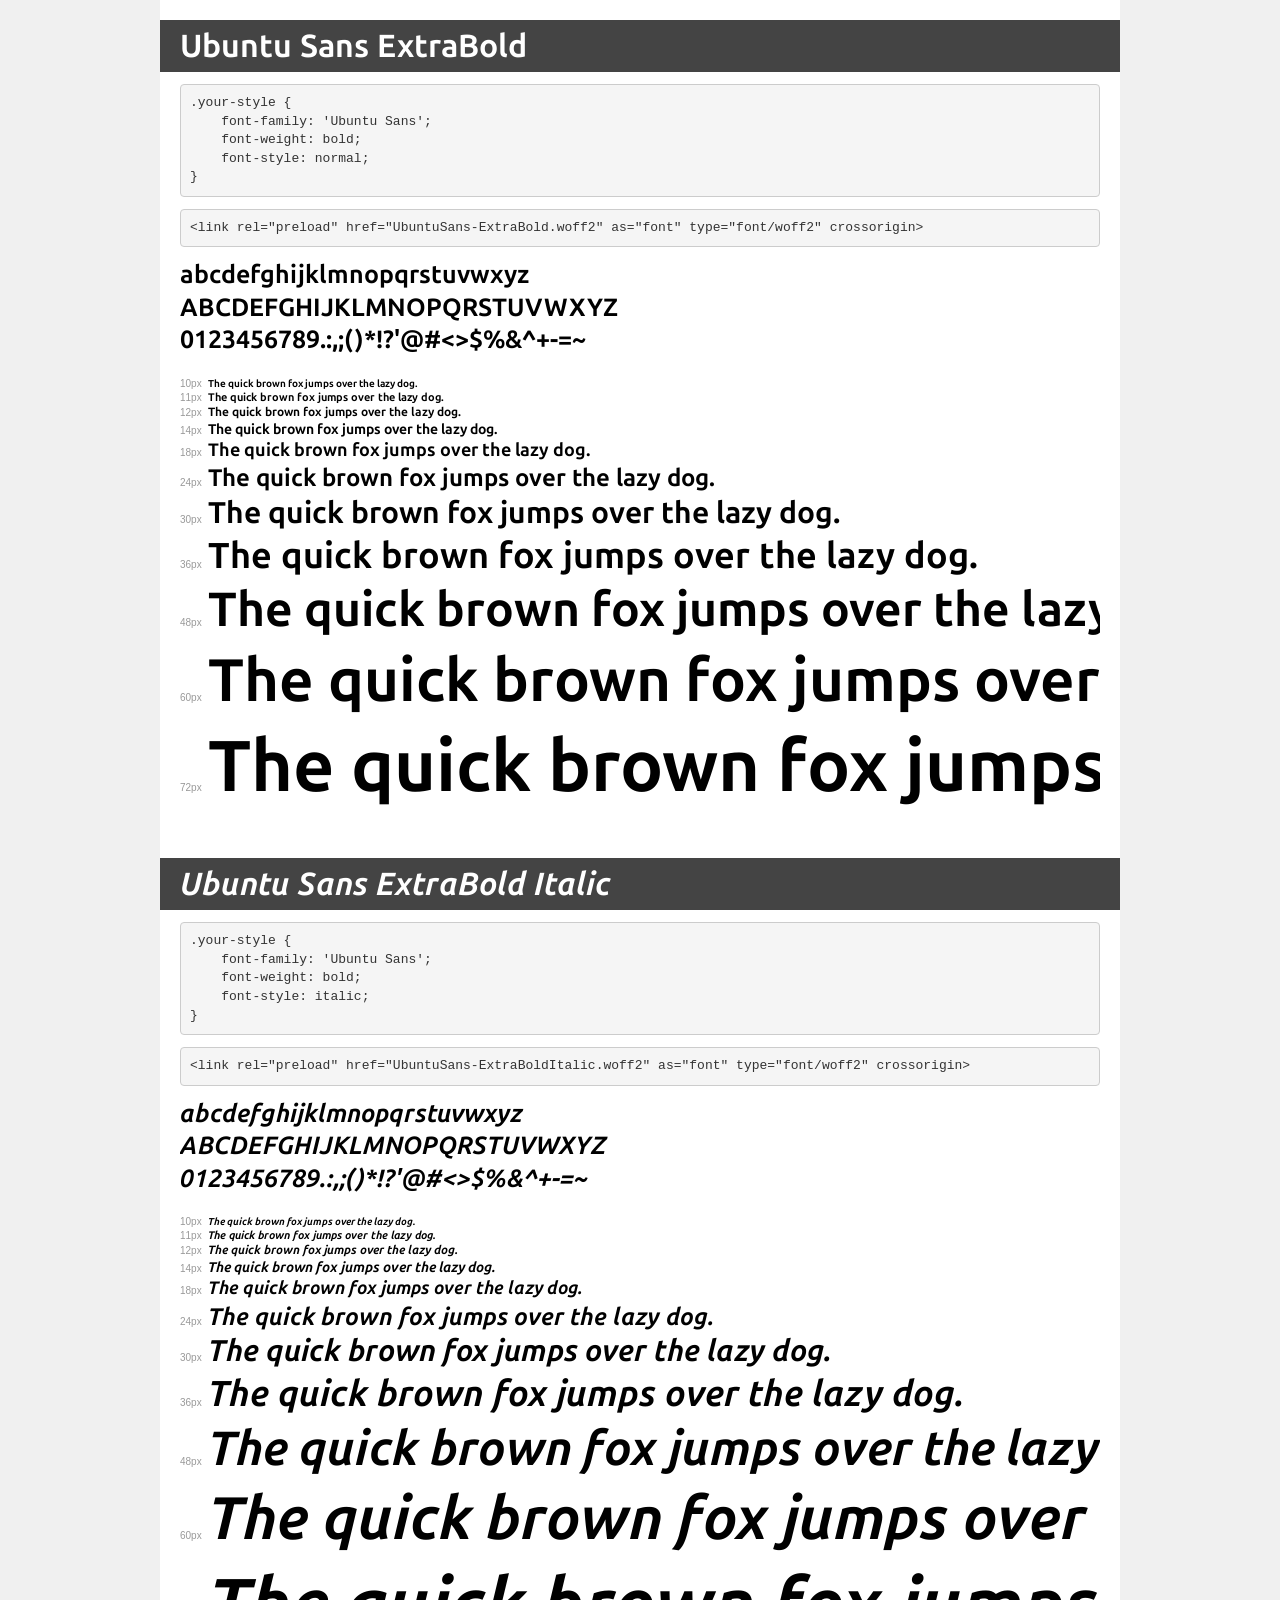
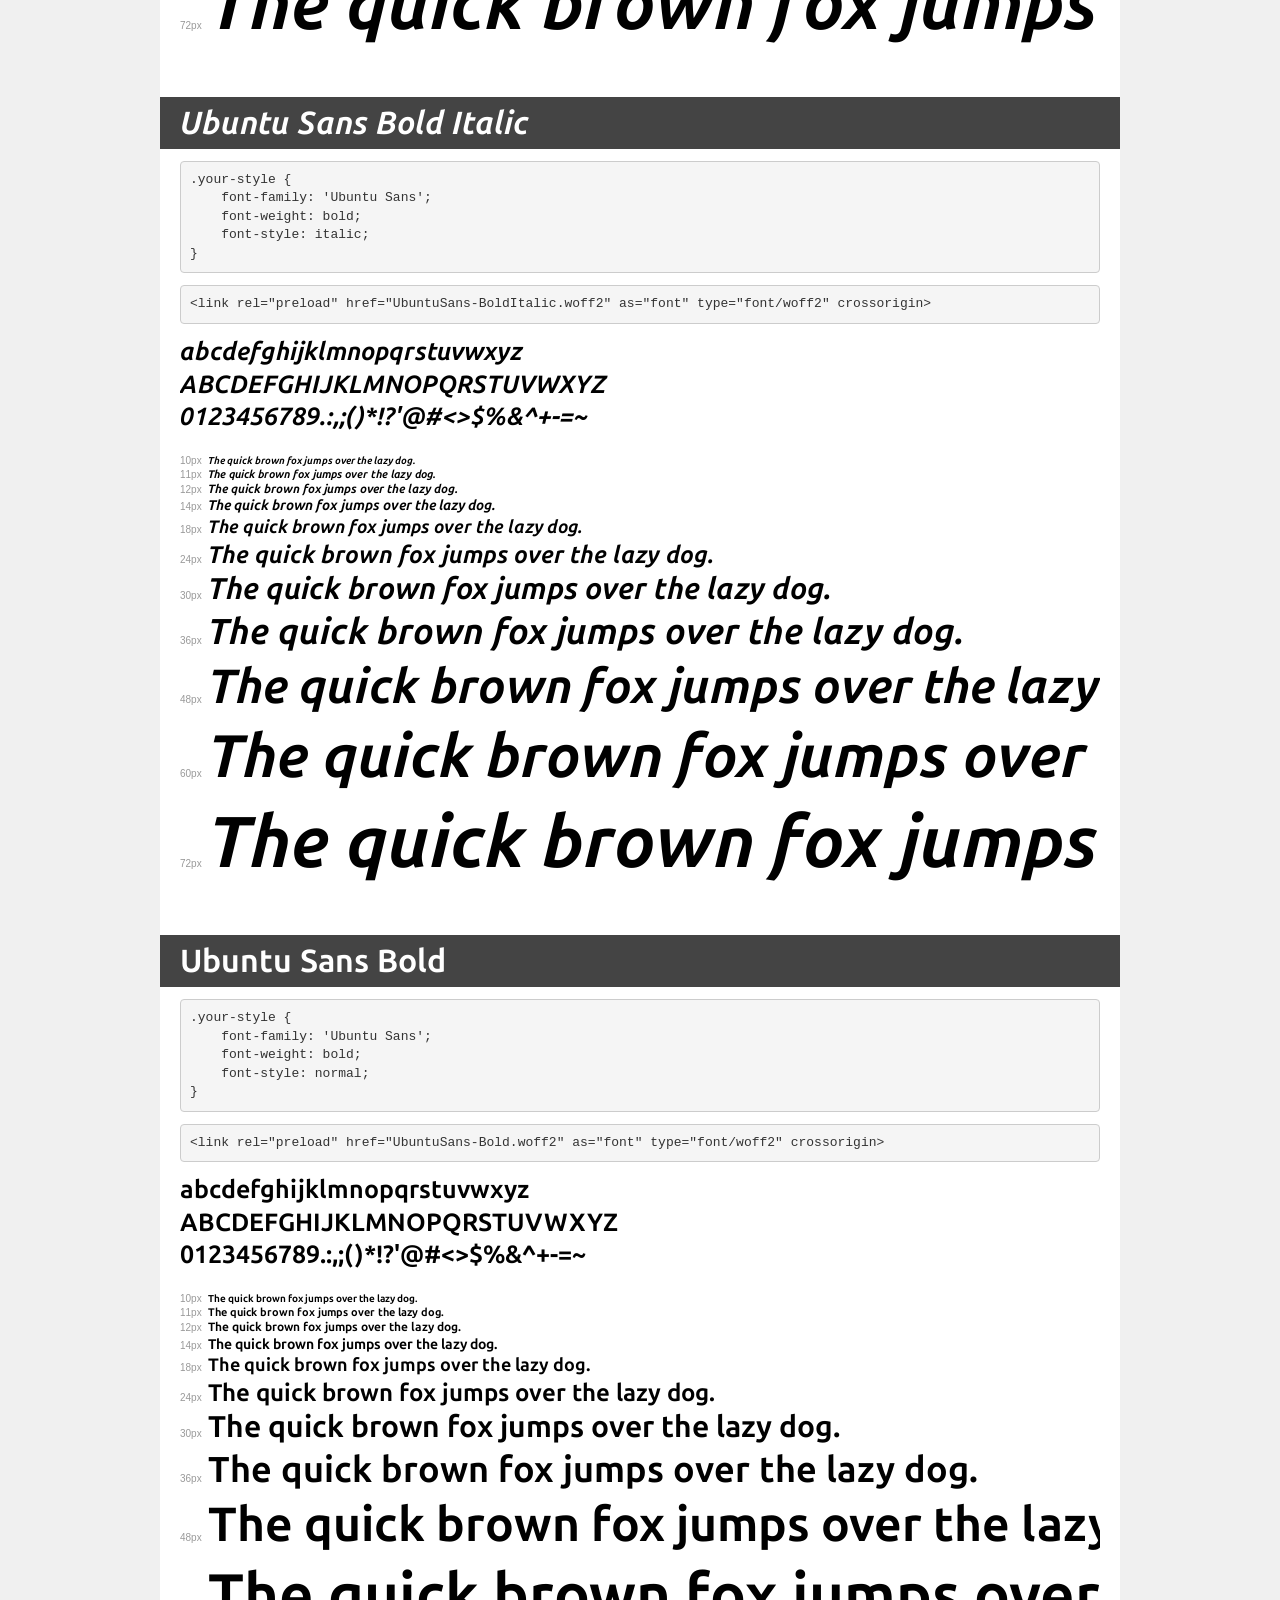
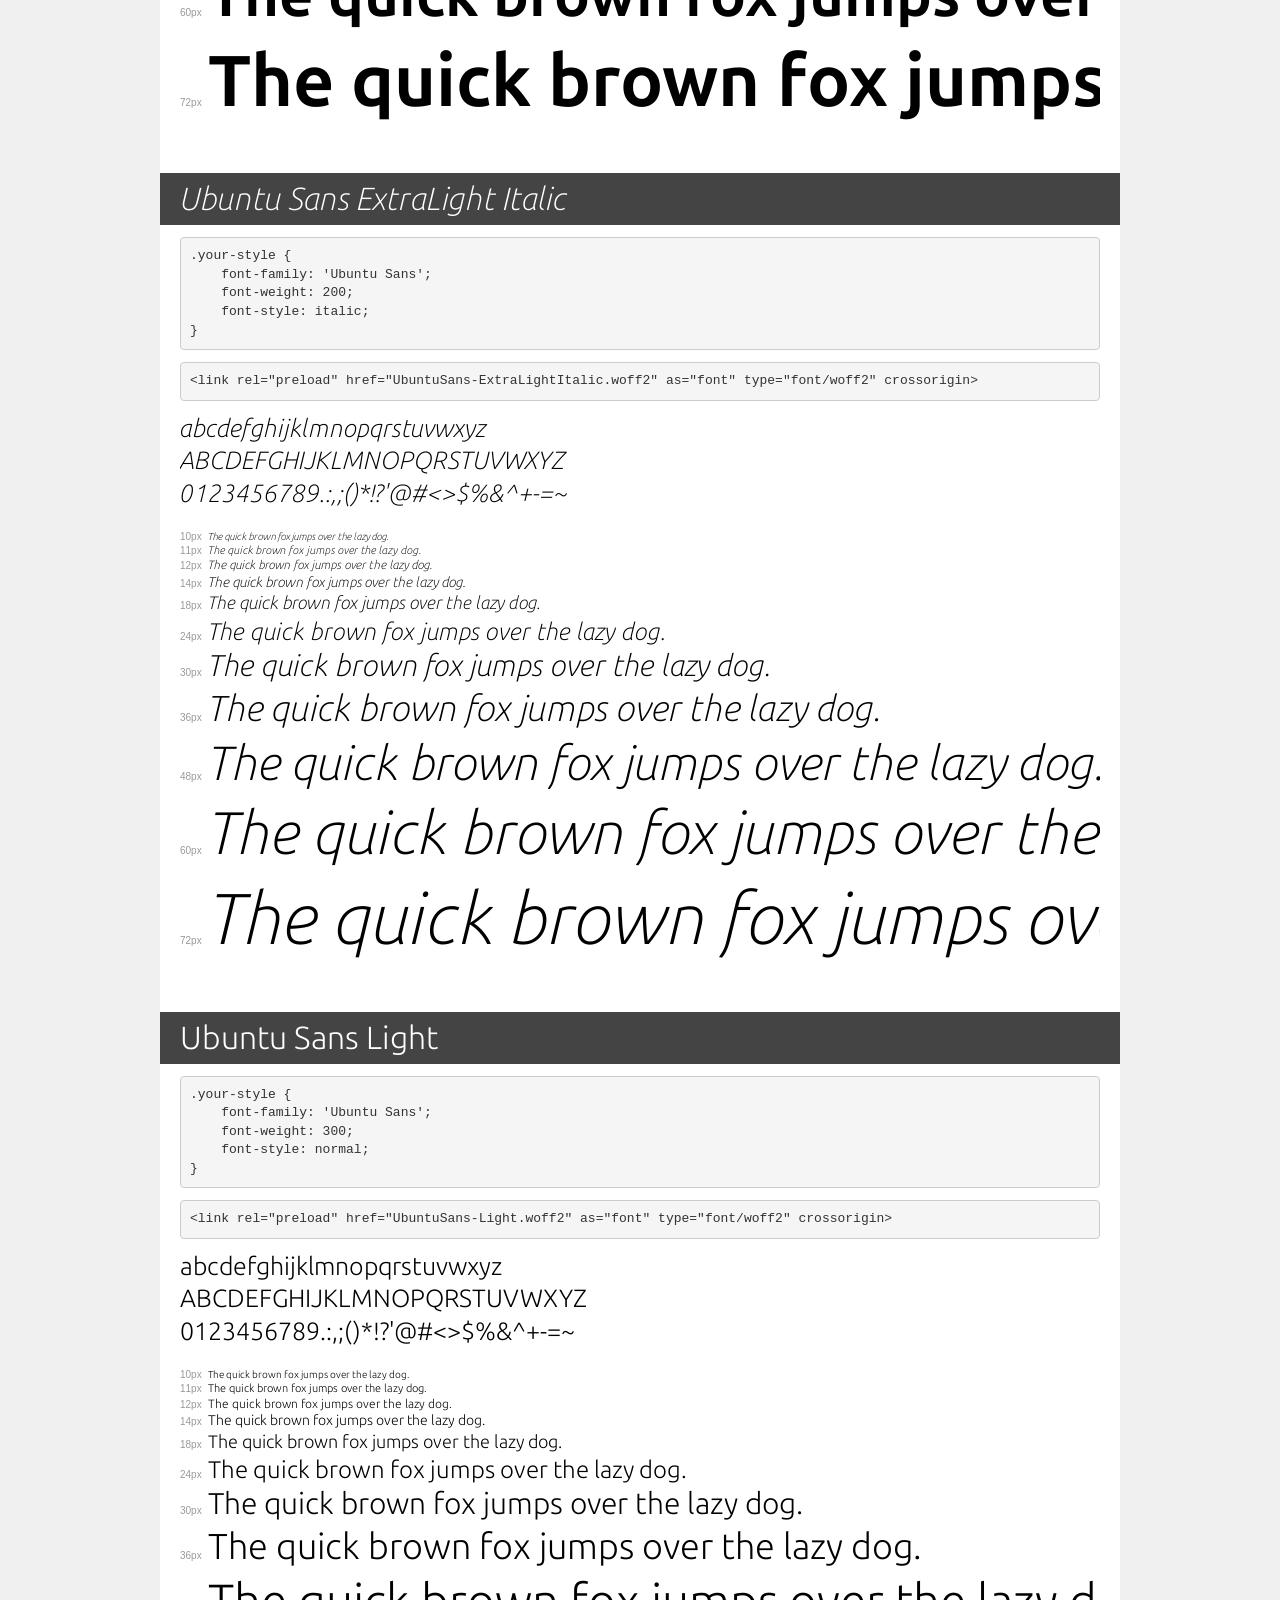
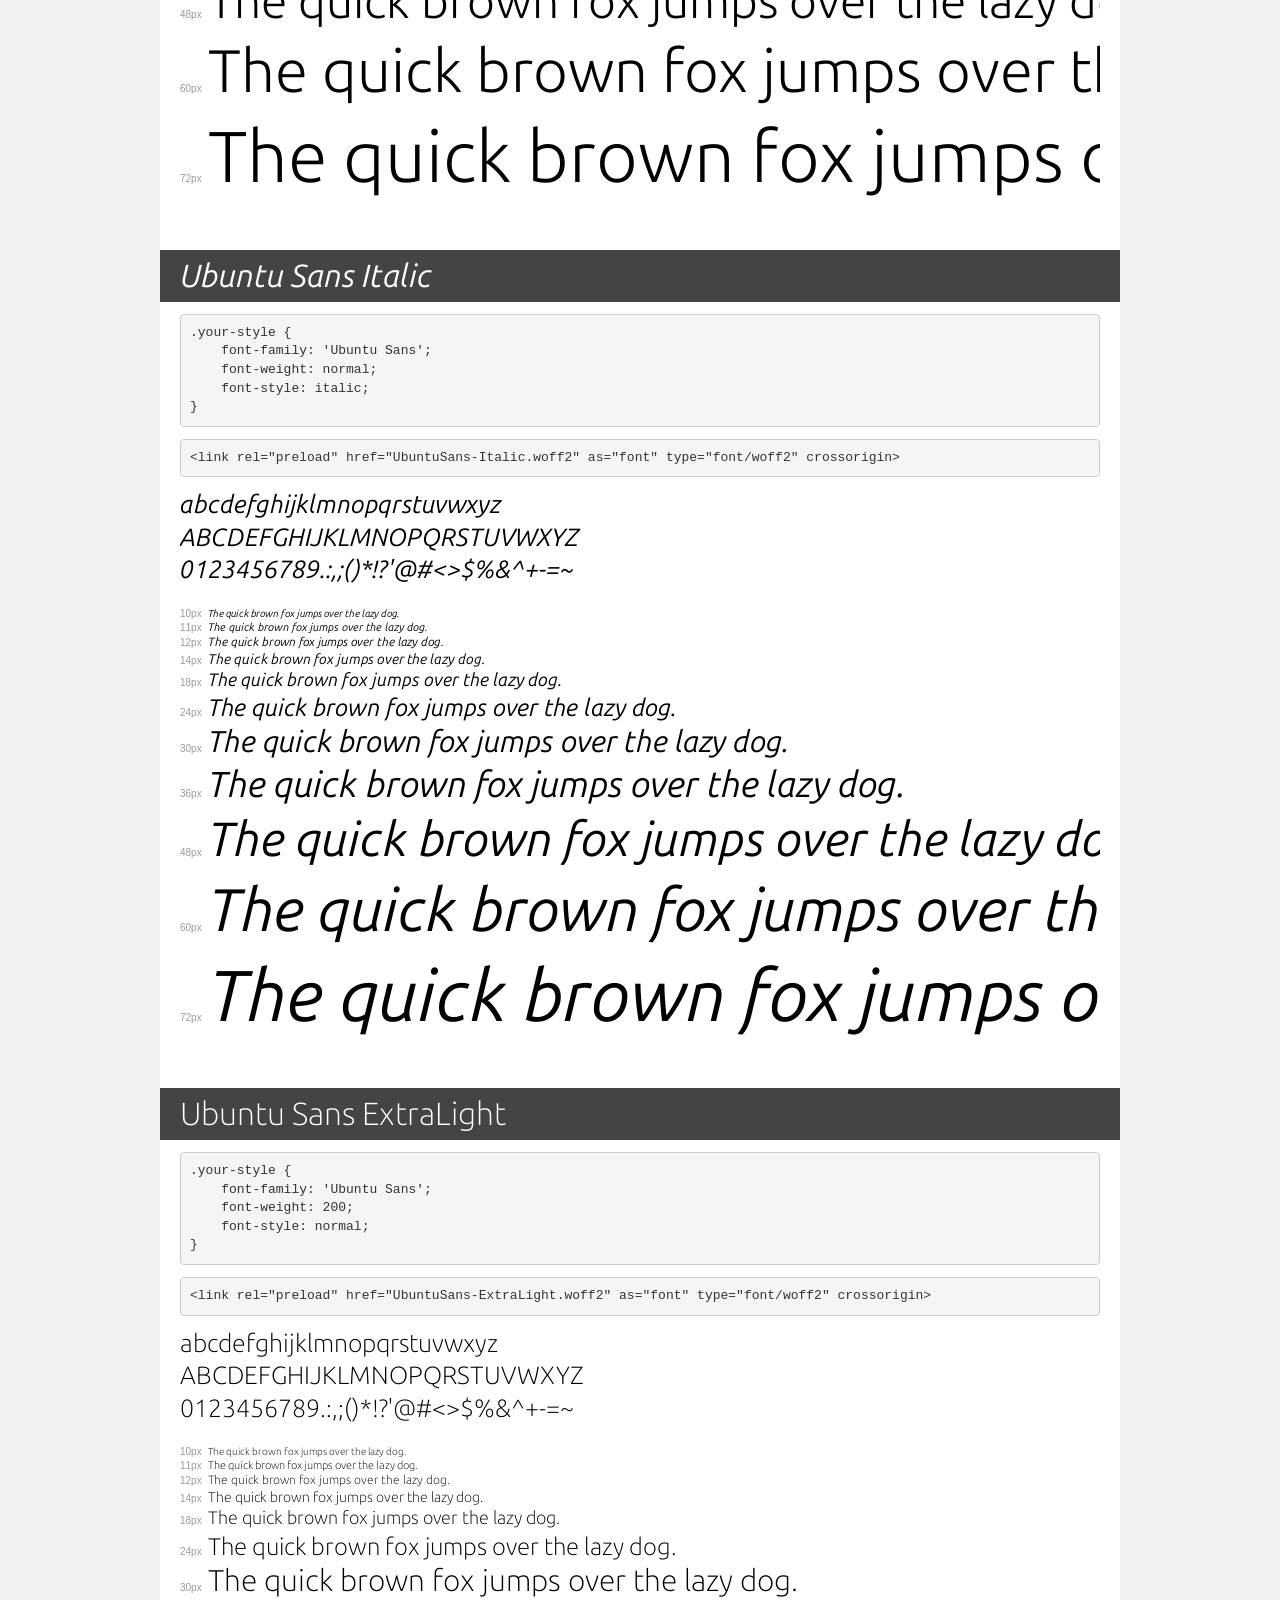
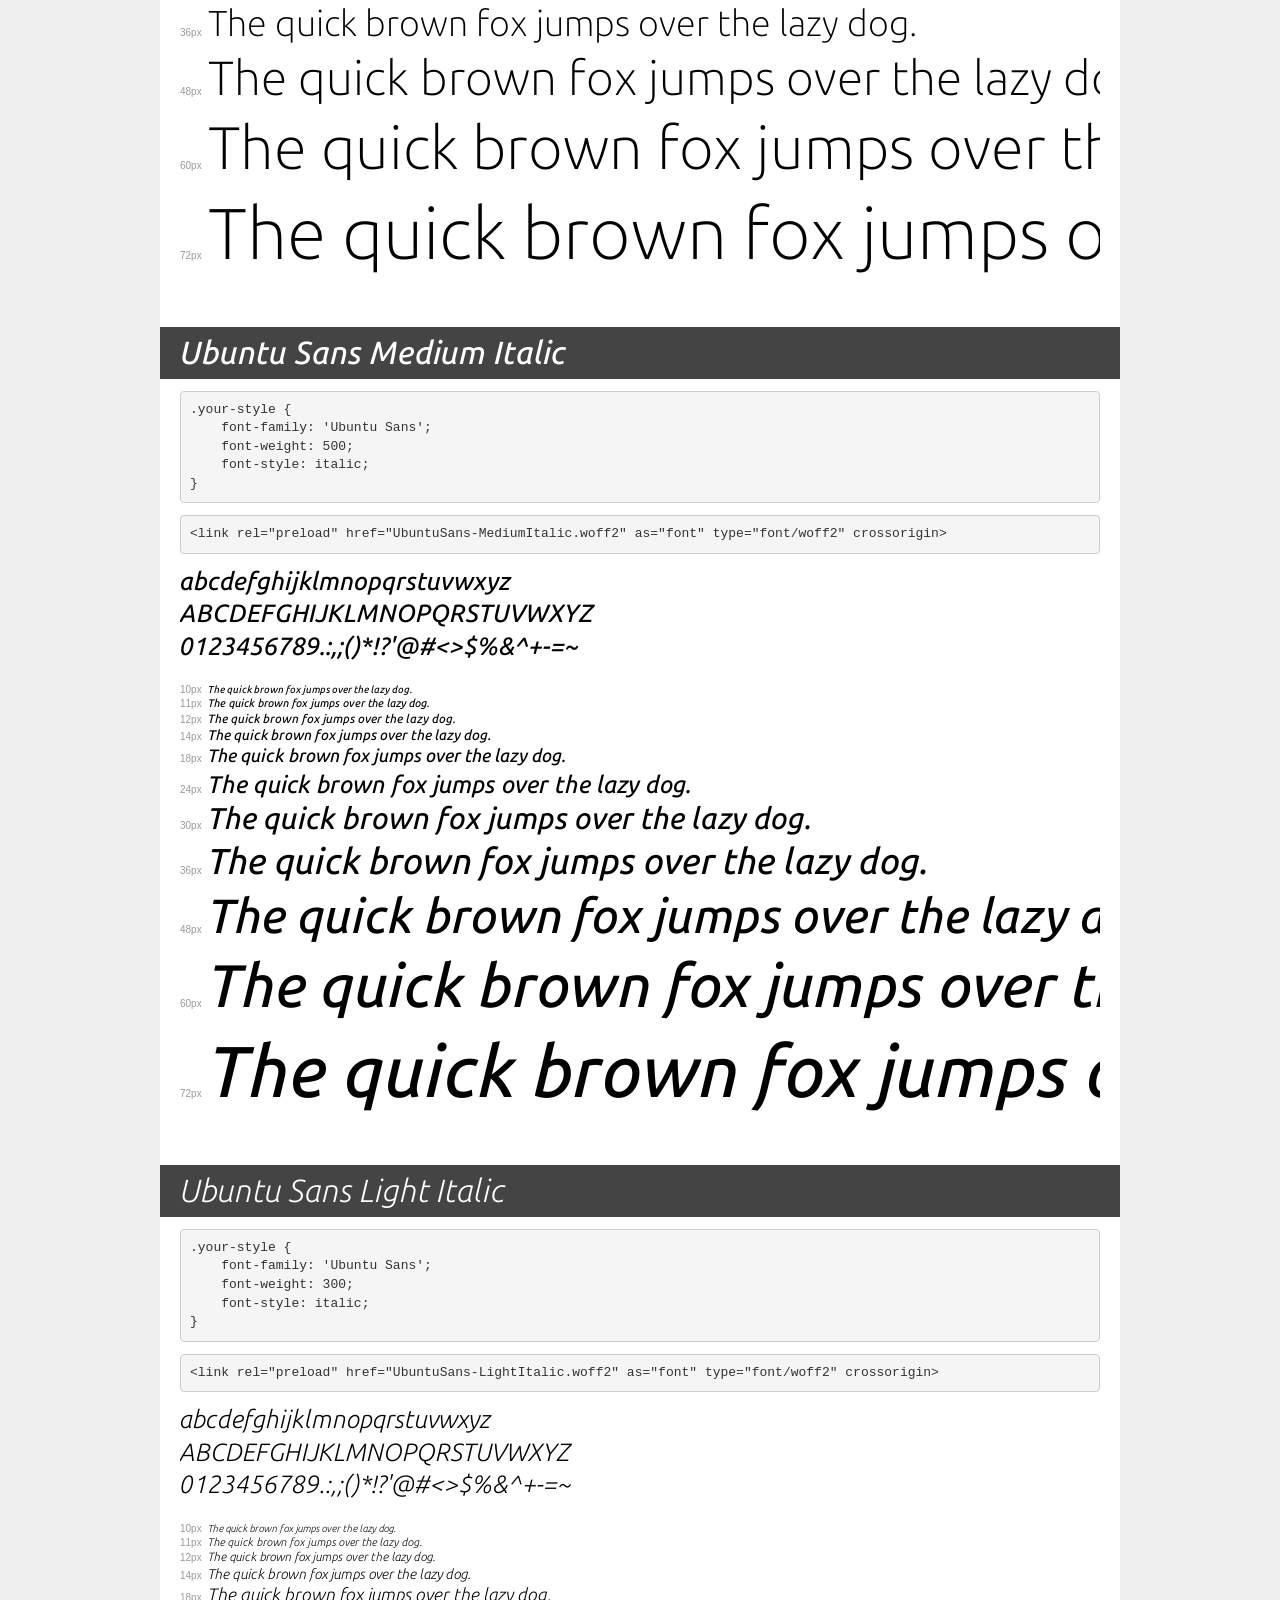
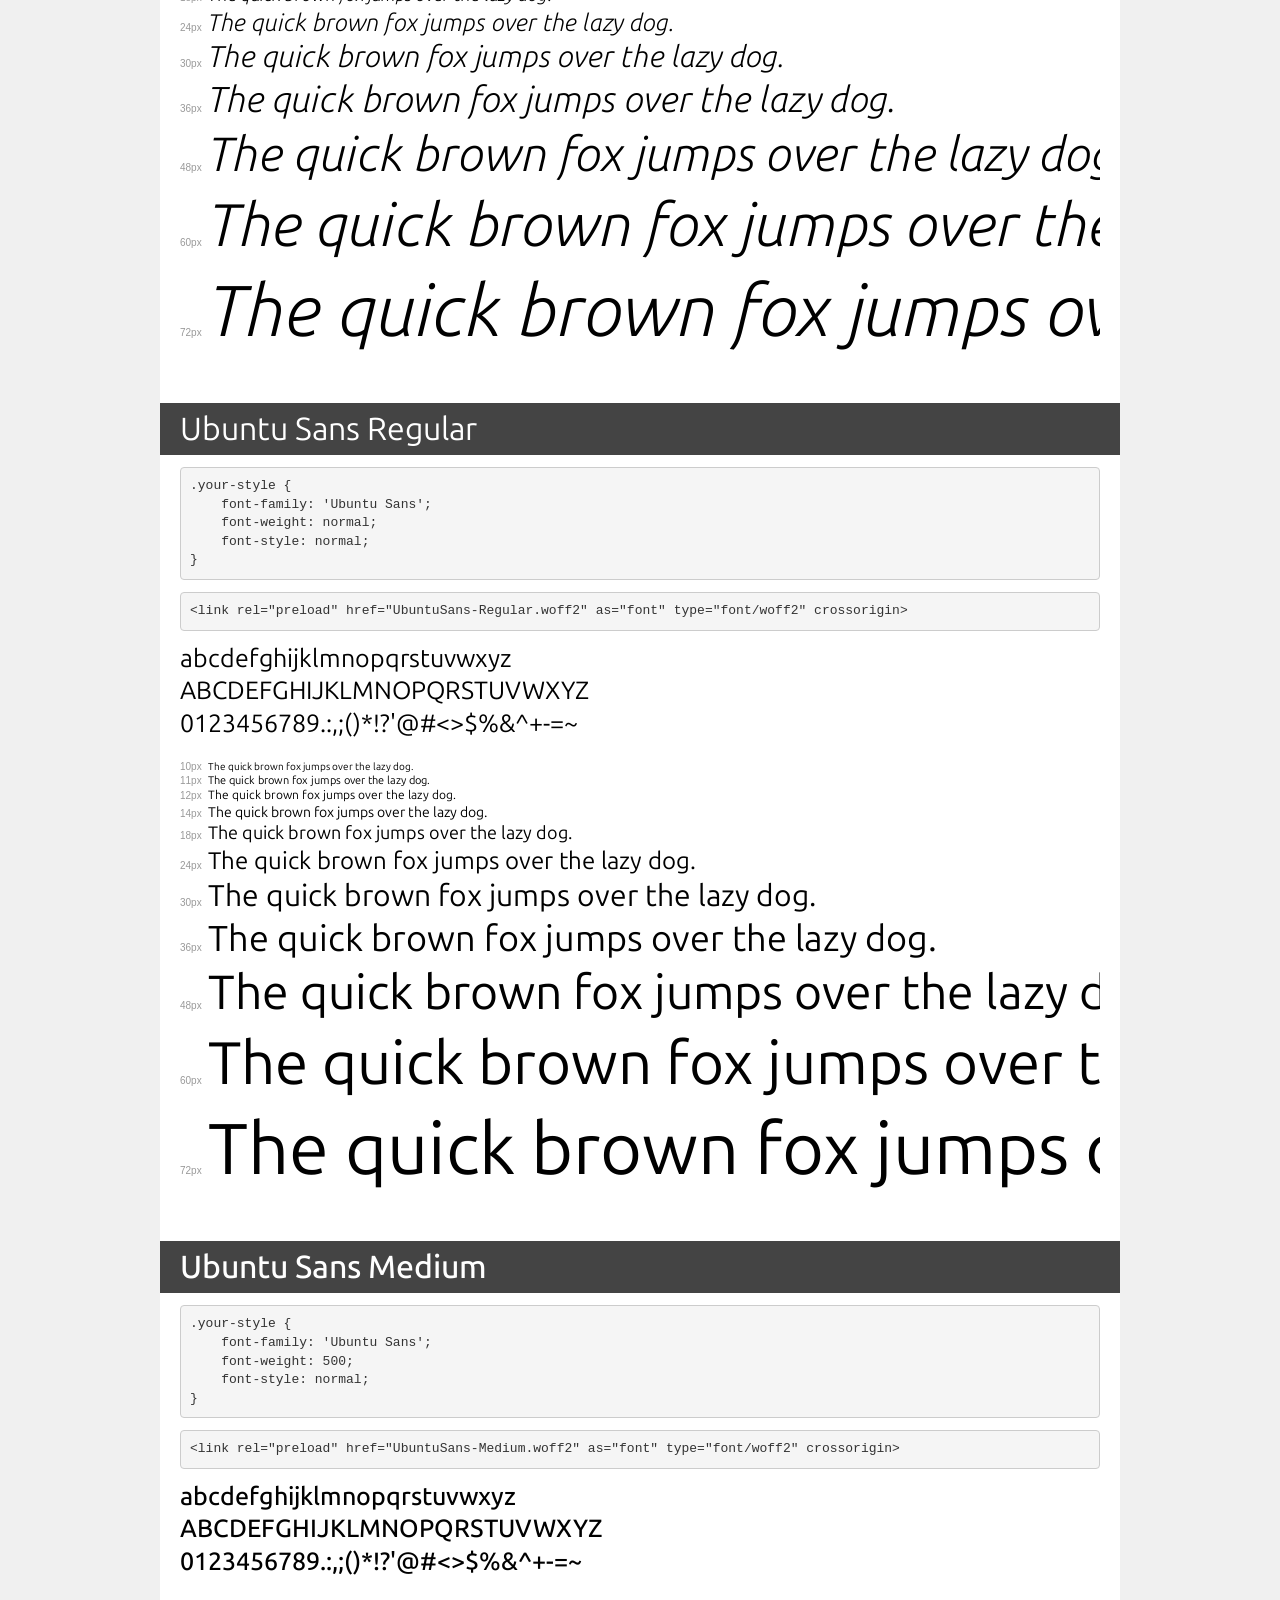
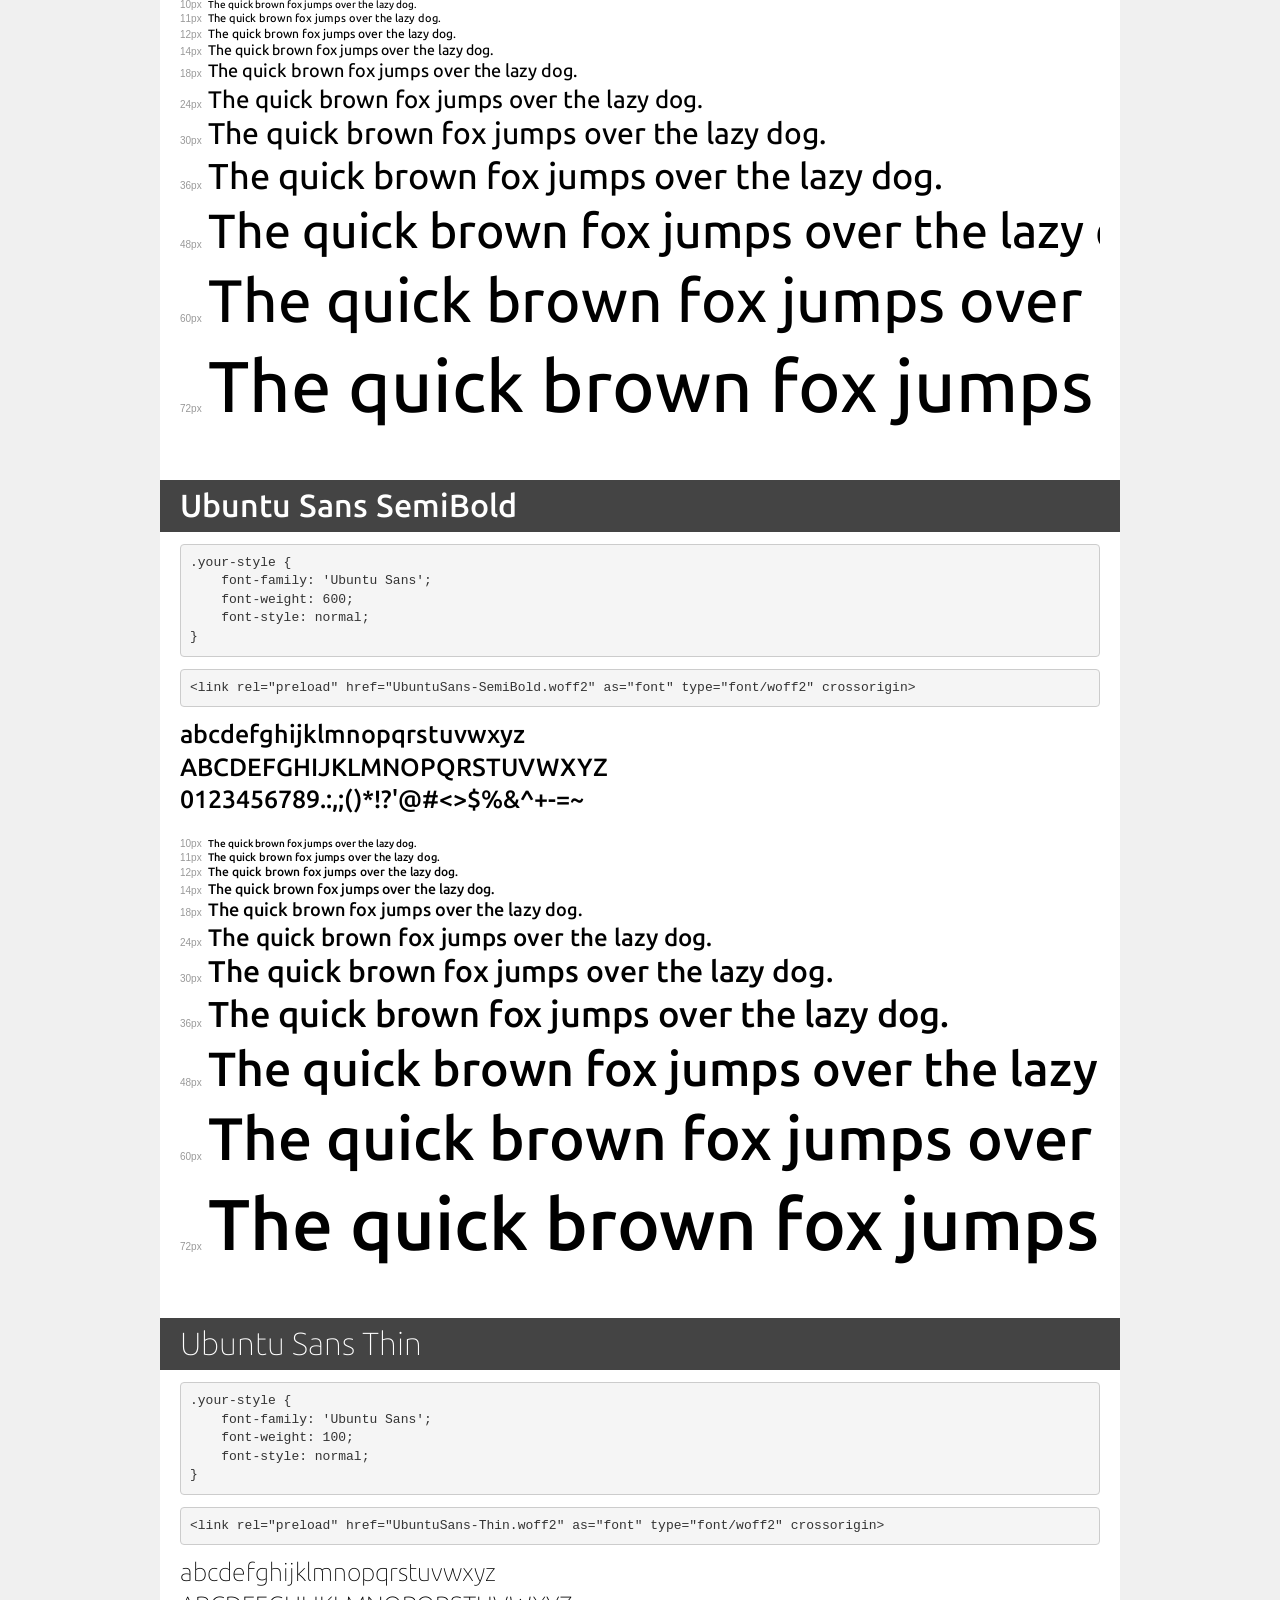
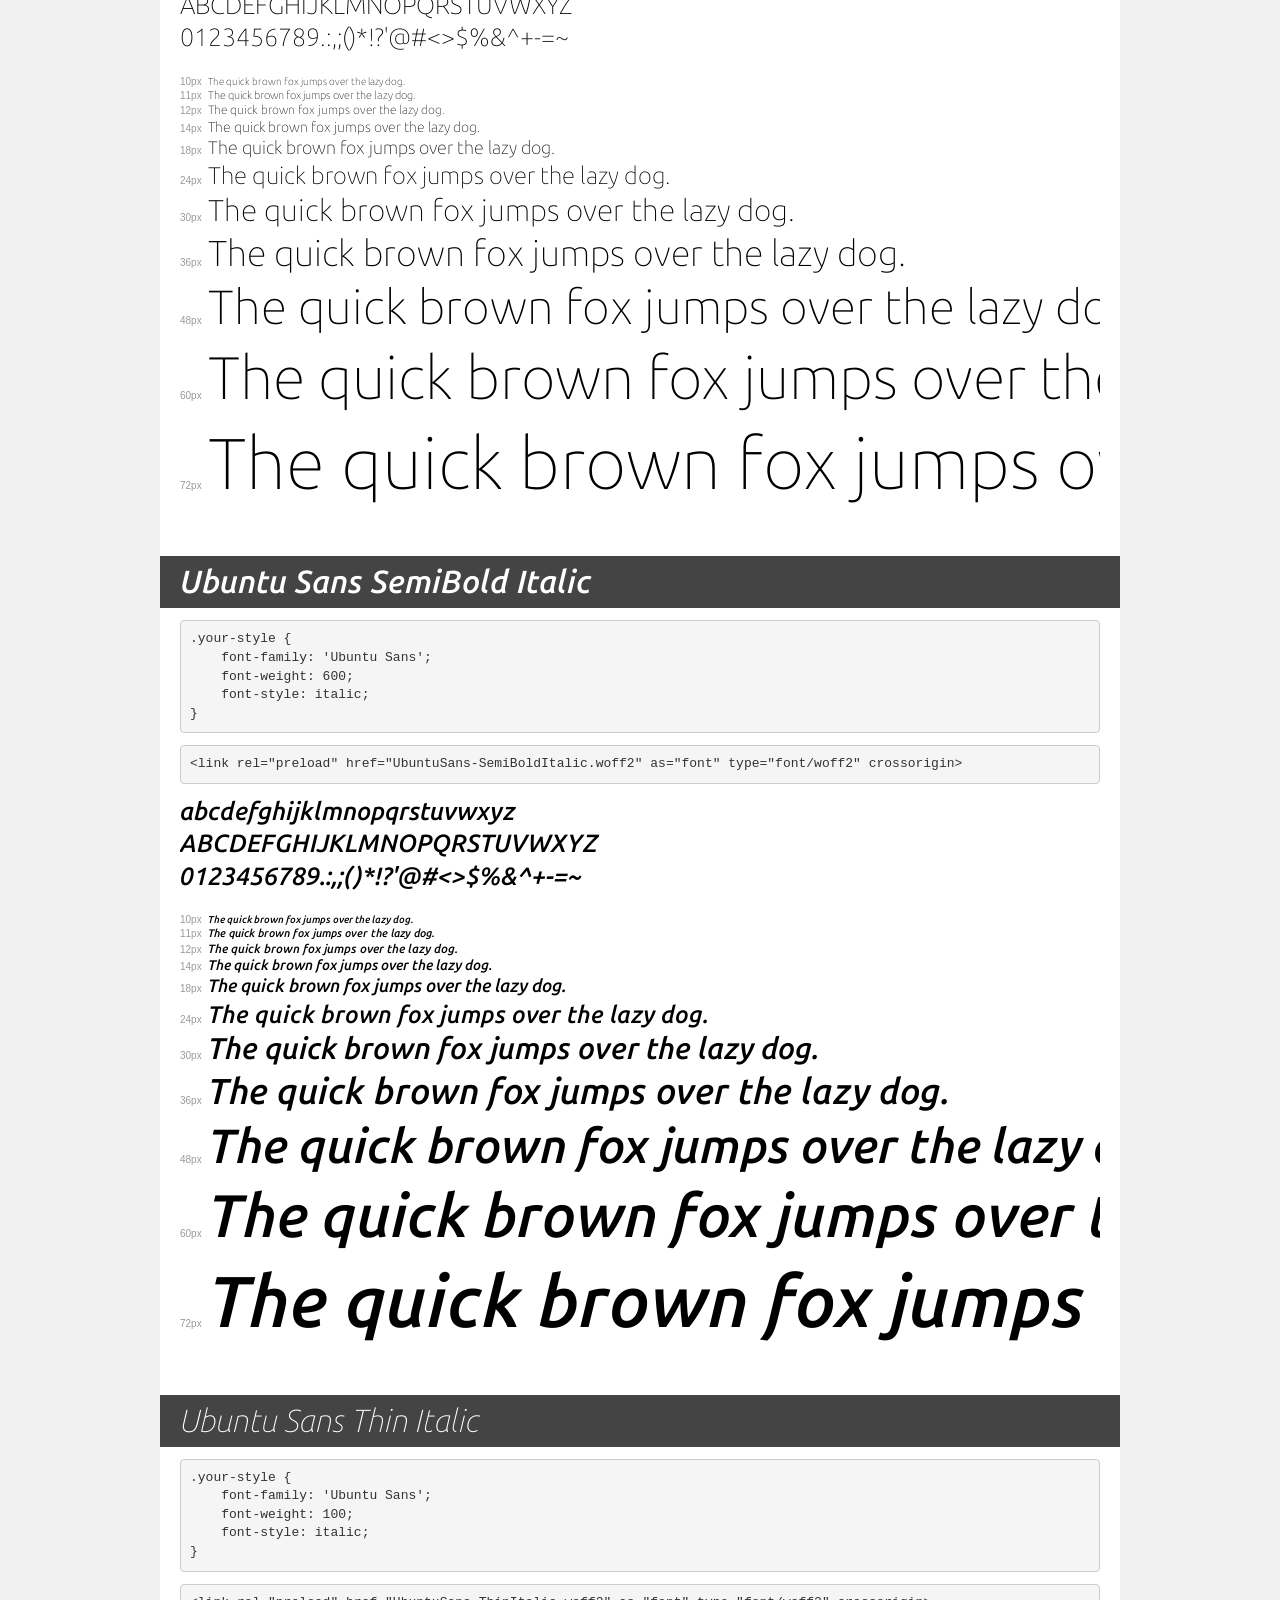
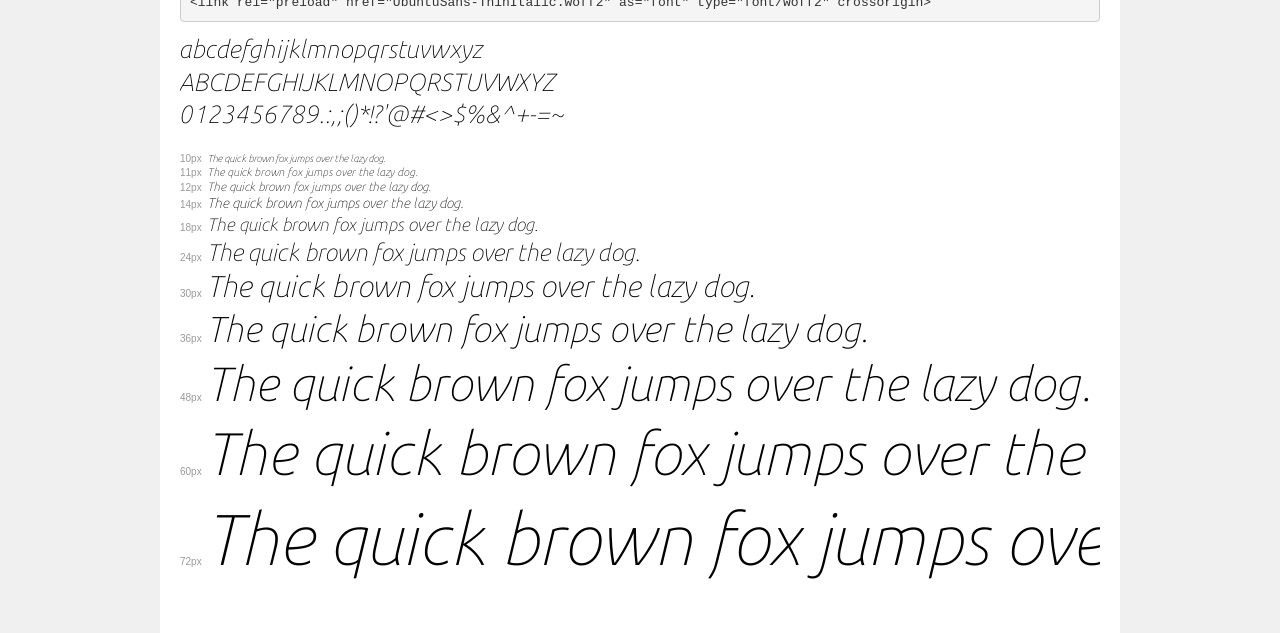
<file: fonts/Ubuntu-Full-Version/Ubuntu-Full-Version/Web Fonts/Ubuntu Sans/demo.html>
<!DOCTYPE html>
<html lang="en">
<head>
    <meta charset="utf-8">
    <meta http-equiv="X-UA-Compatible" content="IE=edge">
    <meta name="viewport" content="width=device-width, initial-scale=1">
    <meta name="robots" content="noindex, noarchive">
    <meta name="format-detection" content="telephone=no">
    <title>Transfonter demo</title>
    <link href="stylesheet.css" rel="stylesheet">
    <style>
        /*
        http://meyerweb.com/eric/tools/css/reset/
        v2.0 | 20110126
        License: none (public domain)
        */
        html, body, div, span, applet, object, iframe,
        h1, h2, h3, h4, h5, h6, p, blockquote, pre,
        a, abbr, acronym, address, big, cite, code,
        del, dfn, em, img, ins, kbd, q, s, samp,
        small, strike, strong, sub, sup, tt, var,
        b, u, i, center,
        dl, dt, dd, ol, ul, li,
        fieldset, form, label, legend,
        table, caption, tbody, tfoot, thead, tr, th, td,
        article, aside, canvas, details, embed,
        figure, figcaption, footer, header, hgroup,
        menu, nav, output, ruby, section, summary,
        time, mark, audio, video {
            margin: 0;
            padding: 0;
            border: 0;
            font-size: 100%;
            font: inherit;
            vertical-align: baseline;
        }
        /* HTML5 display-role reset for older browsers */
        article, aside, details, figcaption, figure,
        footer, header, hgroup, menu, nav, section {
            display: block;
        }
        body {
            line-height: 1;
        }
        ol, ul {
            list-style: none;
        }
        blockquote, q {
            quotes: none;
        }
        blockquote:before, blockquote:after,
        q:before, q:after {
            content: '';
            content: none;
        }
        table {
            border-collapse: collapse;
            border-spacing: 0;
        }
        /* demo styles */
        body {
            background: #f0f0f0;
            color: #000;
        }
        .page {
            background: #fff;
            width: 920px;
            margin: 0 auto;
            padding: 20px 20px 0 20px;
            overflow: hidden;
        }
        .font-container {
            overflow-x: auto;
            overflow-y: hidden;
            margin-bottom: 40px;
            line-height: 1.3;
            white-space: nowrap;
            padding-bottom: 5px;
        }
        h1 {
            position: relative;
            background: #444;
            font-size: 32px;
            color: #fff;
            padding: 10px 20px;
            margin: 0 -20px 12px -20px;
        }
        .letters {
            font-size: 25px;
            margin-bottom: 20px;
        }
        .s10:before {
            content: '10px';
        }
        .s11:before {
            content: '11px';
        }
        .s12:before {
            content: '12px';
        }
        .s14:before {
            content: '14px';
        }
        .s18:before {
            content: '18px';
        }
        .s24:before {
            content: '24px';
        }
        .s30:before {
            content: '30px';
        }
        .s36:before {
            content: '36px';
        }
        .s48:before {
            content: '48px';
        }
        .s60:before {
            content: '60px';
        }
        .s72:before {
            content: '72px';
        }
        .s10:before, .s11:before, .s12:before, .s14:before,
        .s18:before, .s24:before, .s30:before, .s36:before,
        .s48:before, .s60:before, .s72:before {
            font-family: Arial, sans-serif;
            font-size: 10px;
            font-weight: normal;
            font-style: normal;
            color: #999;
            padding-right: 6px;
        }
        pre {
            display: block;
            padding: 9px;
            margin: 0 0 12px;
            font-family: Monaco, Menlo, Consolas, "Courier New", monospace;
            font-size: 13px;
            line-height: 1.428571429;
            color: #333;
            font-weight: normal;
            font-style: normal;
            background-color: #f5f5f5;
            border: 1px solid #ccc;
            overflow-x: auto;
            border-radius: 4px;
        }
        /* responsive */
        @media (max-width: 959px) {
            .page {
                width: auto;
                margin: 0;
            }
        }
    </style>
</head>
<body>
<div class="page">
    <div class="demo">
        <h1 style="font-family: 'Ubuntu Sans'; font-weight: bold; font-style: normal;">Ubuntu Sans ExtraBold</h1>
        <pre title="Usage">.your-style {
    font-family: 'Ubuntu Sans';
    font-weight: bold;
    font-style: normal;
}</pre>
        <pre title="Preload (optional)">
&lt;link rel=&quot;preload&quot; href=&quot;UbuntuSans-ExtraBold.woff2&quot; as=&quot;font&quot; type=&quot;font/woff2&quot; crossorigin&gt;</pre>
        <div class="font-container" style="font-family: 'Ubuntu Sans'; font-weight: bold; font-style: normal;">
            <p class="letters">
                abcdefghijklmnopqrstuvwxyz<br>
ABCDEFGHIJKLMNOPQRSTUVWXYZ<br>
                0123456789.:,;()*!?'@#&lt;&gt;$%&^+-=~
            </p>
            <p class="s10" style="font-size: 10px;">The quick brown fox jumps over the lazy dog.</p>
            <p class="s11" style="font-size: 11px;">The quick brown fox jumps over the lazy dog.</p>
            <p class="s12" style="font-size: 12px;">The quick brown fox jumps over the lazy dog.</p>
            <p class="s14" style="font-size: 14px;">The quick brown fox jumps over the lazy dog.</p>
            <p class="s18" style="font-size: 18px;">The quick brown fox jumps over the lazy dog.</p>
            <p class="s24" style="font-size: 24px;">The quick brown fox jumps over the lazy dog.</p>
            <p class="s30" style="font-size: 30px;">The quick brown fox jumps over the lazy dog.</p>
            <p class="s36" style="font-size: 36px;">The quick brown fox jumps over the lazy dog.</p>
            <p class="s48" style="font-size: 48px;">The quick brown fox jumps over the lazy dog.</p>
            <p class="s60" style="font-size: 60px;">The quick brown fox jumps over the lazy dog.</p>
            <p class="s72" style="font-size: 72px;">The quick brown fox jumps over the lazy dog.</p>
        </div>
    </div>

    <div class="demo">
        <h1 style="font-family: 'Ubuntu Sans'; font-weight: bold; font-style: italic;">Ubuntu Sans ExtraBold Italic</h1>
        <pre title="Usage">.your-style {
    font-family: 'Ubuntu Sans';
    font-weight: bold;
    font-style: italic;
}</pre>
        <pre title="Preload (optional)">
&lt;link rel=&quot;preload&quot; href=&quot;UbuntuSans-ExtraBoldItalic.woff2&quot; as=&quot;font&quot; type=&quot;font/woff2&quot; crossorigin&gt;</pre>
        <div class="font-container" style="font-family: 'Ubuntu Sans'; font-weight: bold; font-style: italic;">
            <p class="letters">
                abcdefghijklmnopqrstuvwxyz<br>
ABCDEFGHIJKLMNOPQRSTUVWXYZ<br>
                0123456789.:,;()*!?'@#&lt;&gt;$%&^+-=~
            </p>
            <p class="s10" style="font-size: 10px;">The quick brown fox jumps over the lazy dog.</p>
            <p class="s11" style="font-size: 11px;">The quick brown fox jumps over the lazy dog.</p>
            <p class="s12" style="font-size: 12px;">The quick brown fox jumps over the lazy dog.</p>
            <p class="s14" style="font-size: 14px;">The quick brown fox jumps over the lazy dog.</p>
            <p class="s18" style="font-size: 18px;">The quick brown fox jumps over the lazy dog.</p>
            <p class="s24" style="font-size: 24px;">The quick brown fox jumps over the lazy dog.</p>
            <p class="s30" style="font-size: 30px;">The quick brown fox jumps over the lazy dog.</p>
            <p class="s36" style="font-size: 36px;">The quick brown fox jumps over the lazy dog.</p>
            <p class="s48" style="font-size: 48px;">The quick brown fox jumps over the lazy dog.</p>
            <p class="s60" style="font-size: 60px;">The quick brown fox jumps over the lazy dog.</p>
            <p class="s72" style="font-size: 72px;">The quick brown fox jumps over the lazy dog.</p>
        </div>
    </div>

    <div class="demo">
        <h1 style="font-family: 'Ubuntu Sans'; font-weight: bold; font-style: italic;">Ubuntu Sans Bold Italic</h1>
        <pre title="Usage">.your-style {
    font-family: 'Ubuntu Sans';
    font-weight: bold;
    font-style: italic;
}</pre>
        <pre title="Preload (optional)">
&lt;link rel=&quot;preload&quot; href=&quot;UbuntuSans-BoldItalic.woff2&quot; as=&quot;font&quot; type=&quot;font/woff2&quot; crossorigin&gt;</pre>
        <div class="font-container" style="font-family: 'Ubuntu Sans'; font-weight: bold; font-style: italic;">
            <p class="letters">
                abcdefghijklmnopqrstuvwxyz<br>
ABCDEFGHIJKLMNOPQRSTUVWXYZ<br>
                0123456789.:,;()*!?'@#&lt;&gt;$%&^+-=~
            </p>
            <p class="s10" style="font-size: 10px;">The quick brown fox jumps over the lazy dog.</p>
            <p class="s11" style="font-size: 11px;">The quick brown fox jumps over the lazy dog.</p>
            <p class="s12" style="font-size: 12px;">The quick brown fox jumps over the lazy dog.</p>
            <p class="s14" style="font-size: 14px;">The quick brown fox jumps over the lazy dog.</p>
            <p class="s18" style="font-size: 18px;">The quick brown fox jumps over the lazy dog.</p>
            <p class="s24" style="font-size: 24px;">The quick brown fox jumps over the lazy dog.</p>
            <p class="s30" style="font-size: 30px;">The quick brown fox jumps over the lazy dog.</p>
            <p class="s36" style="font-size: 36px;">The quick brown fox jumps over the lazy dog.</p>
            <p class="s48" style="font-size: 48px;">The quick brown fox jumps over the lazy dog.</p>
            <p class="s60" style="font-size: 60px;">The quick brown fox jumps over the lazy dog.</p>
            <p class="s72" style="font-size: 72px;">The quick brown fox jumps over the lazy dog.</p>
        </div>
    </div>

    <div class="demo">
        <h1 style="font-family: 'Ubuntu Sans'; font-weight: bold; font-style: normal;">Ubuntu Sans Bold</h1>
        <pre title="Usage">.your-style {
    font-family: 'Ubuntu Sans';
    font-weight: bold;
    font-style: normal;
}</pre>
        <pre title="Preload (optional)">
&lt;link rel=&quot;preload&quot; href=&quot;UbuntuSans-Bold.woff2&quot; as=&quot;font&quot; type=&quot;font/woff2&quot; crossorigin&gt;</pre>
        <div class="font-container" style="font-family: 'Ubuntu Sans'; font-weight: bold; font-style: normal;">
            <p class="letters">
                abcdefghijklmnopqrstuvwxyz<br>
ABCDEFGHIJKLMNOPQRSTUVWXYZ<br>
                0123456789.:,;()*!?'@#&lt;&gt;$%&^+-=~
            </p>
            <p class="s10" style="font-size: 10px;">The quick brown fox jumps over the lazy dog.</p>
            <p class="s11" style="font-size: 11px;">The quick brown fox jumps over the lazy dog.</p>
            <p class="s12" style="font-size: 12px;">The quick brown fox jumps over the lazy dog.</p>
            <p class="s14" style="font-size: 14px;">The quick brown fox jumps over the lazy dog.</p>
            <p class="s18" style="font-size: 18px;">The quick brown fox jumps over the lazy dog.</p>
            <p class="s24" style="font-size: 24px;">The quick brown fox jumps over the lazy dog.</p>
            <p class="s30" style="font-size: 30px;">The quick brown fox jumps over the lazy dog.</p>
            <p class="s36" style="font-size: 36px;">The quick brown fox jumps over the lazy dog.</p>
            <p class="s48" style="font-size: 48px;">The quick brown fox jumps over the lazy dog.</p>
            <p class="s60" style="font-size: 60px;">The quick brown fox jumps over the lazy dog.</p>
            <p class="s72" style="font-size: 72px;">The quick brown fox jumps over the lazy dog.</p>
        </div>
    </div>

    <div class="demo">
        <h1 style="font-family: 'Ubuntu Sans'; font-weight: 200; font-style: italic;">Ubuntu Sans ExtraLight Italic</h1>
        <pre title="Usage">.your-style {
    font-family: 'Ubuntu Sans';
    font-weight: 200;
    font-style: italic;
}</pre>
        <pre title="Preload (optional)">
&lt;link rel=&quot;preload&quot; href=&quot;UbuntuSans-ExtraLightItalic.woff2&quot; as=&quot;font&quot; type=&quot;font/woff2&quot; crossorigin&gt;</pre>
        <div class="font-container" style="font-family: 'Ubuntu Sans'; font-weight: 200; font-style: italic;">
            <p class="letters">
                abcdefghijklmnopqrstuvwxyz<br>
ABCDEFGHIJKLMNOPQRSTUVWXYZ<br>
                0123456789.:,;()*!?'@#&lt;&gt;$%&^+-=~
            </p>
            <p class="s10" style="font-size: 10px;">The quick brown fox jumps over the lazy dog.</p>
            <p class="s11" style="font-size: 11px;">The quick brown fox jumps over the lazy dog.</p>
            <p class="s12" style="font-size: 12px;">The quick brown fox jumps over the lazy dog.</p>
            <p class="s14" style="font-size: 14px;">The quick brown fox jumps over the lazy dog.</p>
            <p class="s18" style="font-size: 18px;">The quick brown fox jumps over the lazy dog.</p>
            <p class="s24" style="font-size: 24px;">The quick brown fox jumps over the lazy dog.</p>
            <p class="s30" style="font-size: 30px;">The quick brown fox jumps over the lazy dog.</p>
            <p class="s36" style="font-size: 36px;">The quick brown fox jumps over the lazy dog.</p>
            <p class="s48" style="font-size: 48px;">The quick brown fox jumps over the lazy dog.</p>
            <p class="s60" style="font-size: 60px;">The quick brown fox jumps over the lazy dog.</p>
            <p class="s72" style="font-size: 72px;">The quick brown fox jumps over the lazy dog.</p>
        </div>
    </div>

    <div class="demo">
        <h1 style="font-family: 'Ubuntu Sans'; font-weight: 300; font-style: normal;">Ubuntu Sans Light</h1>
        <pre title="Usage">.your-style {
    font-family: 'Ubuntu Sans';
    font-weight: 300;
    font-style: normal;
}</pre>
        <pre title="Preload (optional)">
&lt;link rel=&quot;preload&quot; href=&quot;UbuntuSans-Light.woff2&quot; as=&quot;font&quot; type=&quot;font/woff2&quot; crossorigin&gt;</pre>
        <div class="font-container" style="font-family: 'Ubuntu Sans'; font-weight: 300; font-style: normal;">
            <p class="letters">
                abcdefghijklmnopqrstuvwxyz<br>
ABCDEFGHIJKLMNOPQRSTUVWXYZ<br>
                0123456789.:,;()*!?'@#&lt;&gt;$%&^+-=~
            </p>
            <p class="s10" style="font-size: 10px;">The quick brown fox jumps over the lazy dog.</p>
            <p class="s11" style="font-size: 11px;">The quick brown fox jumps over the lazy dog.</p>
            <p class="s12" style="font-size: 12px;">The quick brown fox jumps over the lazy dog.</p>
            <p class="s14" style="font-size: 14px;">The quick brown fox jumps over the lazy dog.</p>
            <p class="s18" style="font-size: 18px;">The quick brown fox jumps over the lazy dog.</p>
            <p class="s24" style="font-size: 24px;">The quick brown fox jumps over the lazy dog.</p>
            <p class="s30" style="font-size: 30px;">The quick brown fox jumps over the lazy dog.</p>
            <p class="s36" style="font-size: 36px;">The quick brown fox jumps over the lazy dog.</p>
            <p class="s48" style="font-size: 48px;">The quick brown fox jumps over the lazy dog.</p>
            <p class="s60" style="font-size: 60px;">The quick brown fox jumps over the lazy dog.</p>
            <p class="s72" style="font-size: 72px;">The quick brown fox jumps over the lazy dog.</p>
        </div>
    </div>

    <div class="demo">
        <h1 style="font-family: 'Ubuntu Sans'; font-weight: normal; font-style: italic;">Ubuntu Sans Italic</h1>
        <pre title="Usage">.your-style {
    font-family: 'Ubuntu Sans';
    font-weight: normal;
    font-style: italic;
}</pre>
        <pre title="Preload (optional)">
&lt;link rel=&quot;preload&quot; href=&quot;UbuntuSans-Italic.woff2&quot; as=&quot;font&quot; type=&quot;font/woff2&quot; crossorigin&gt;</pre>
        <div class="font-container" style="font-family: 'Ubuntu Sans'; font-weight: normal; font-style: italic;">
            <p class="letters">
                abcdefghijklmnopqrstuvwxyz<br>
ABCDEFGHIJKLMNOPQRSTUVWXYZ<br>
                0123456789.:,;()*!?'@#&lt;&gt;$%&^+-=~
            </p>
            <p class="s10" style="font-size: 10px;">The quick brown fox jumps over the lazy dog.</p>
            <p class="s11" style="font-size: 11px;">The quick brown fox jumps over the lazy dog.</p>
            <p class="s12" style="font-size: 12px;">The quick brown fox jumps over the lazy dog.</p>
            <p class="s14" style="font-size: 14px;">The quick brown fox jumps over the lazy dog.</p>
            <p class="s18" style="font-size: 18px;">The quick brown fox jumps over the lazy dog.</p>
            <p class="s24" style="font-size: 24px;">The quick brown fox jumps over the lazy dog.</p>
            <p class="s30" style="font-size: 30px;">The quick brown fox jumps over the lazy dog.</p>
            <p class="s36" style="font-size: 36px;">The quick brown fox jumps over the lazy dog.</p>
            <p class="s48" style="font-size: 48px;">The quick brown fox jumps over the lazy dog.</p>
            <p class="s60" style="font-size: 60px;">The quick brown fox jumps over the lazy dog.</p>
            <p class="s72" style="font-size: 72px;">The quick brown fox jumps over the lazy dog.</p>
        </div>
    </div>

    <div class="demo">
        <h1 style="font-family: 'Ubuntu Sans'; font-weight: 200; font-style: normal;">Ubuntu Sans ExtraLight</h1>
        <pre title="Usage">.your-style {
    font-family: 'Ubuntu Sans';
    font-weight: 200;
    font-style: normal;
}</pre>
        <pre title="Preload (optional)">
&lt;link rel=&quot;preload&quot; href=&quot;UbuntuSans-ExtraLight.woff2&quot; as=&quot;font&quot; type=&quot;font/woff2&quot; crossorigin&gt;</pre>
        <div class="font-container" style="font-family: 'Ubuntu Sans'; font-weight: 200; font-style: normal;">
            <p class="letters">
                abcdefghijklmnopqrstuvwxyz<br>
ABCDEFGHIJKLMNOPQRSTUVWXYZ<br>
                0123456789.:,;()*!?'@#&lt;&gt;$%&^+-=~
            </p>
            <p class="s10" style="font-size: 10px;">The quick brown fox jumps over the lazy dog.</p>
            <p class="s11" style="font-size: 11px;">The quick brown fox jumps over the lazy dog.</p>
            <p class="s12" style="font-size: 12px;">The quick brown fox jumps over the lazy dog.</p>
            <p class="s14" style="font-size: 14px;">The quick brown fox jumps over the lazy dog.</p>
            <p class="s18" style="font-size: 18px;">The quick brown fox jumps over the lazy dog.</p>
            <p class="s24" style="font-size: 24px;">The quick brown fox jumps over the lazy dog.</p>
            <p class="s30" style="font-size: 30px;">The quick brown fox jumps over the lazy dog.</p>
            <p class="s36" style="font-size: 36px;">The quick brown fox jumps over the lazy dog.</p>
            <p class="s48" style="font-size: 48px;">The quick brown fox jumps over the lazy dog.</p>
            <p class="s60" style="font-size: 60px;">The quick brown fox jumps over the lazy dog.</p>
            <p class="s72" style="font-size: 72px;">The quick brown fox jumps over the lazy dog.</p>
        </div>
    </div>

    <div class="demo">
        <h1 style="font-family: 'Ubuntu Sans'; font-weight: 500; font-style: italic;">Ubuntu Sans Medium Italic</h1>
        <pre title="Usage">.your-style {
    font-family: 'Ubuntu Sans';
    font-weight: 500;
    font-style: italic;
}</pre>
        <pre title="Preload (optional)">
&lt;link rel=&quot;preload&quot; href=&quot;UbuntuSans-MediumItalic.woff2&quot; as=&quot;font&quot; type=&quot;font/woff2&quot; crossorigin&gt;</pre>
        <div class="font-container" style="font-family: 'Ubuntu Sans'; font-weight: 500; font-style: italic;">
            <p class="letters">
                abcdefghijklmnopqrstuvwxyz<br>
ABCDEFGHIJKLMNOPQRSTUVWXYZ<br>
                0123456789.:,;()*!?'@#&lt;&gt;$%&^+-=~
            </p>
            <p class="s10" style="font-size: 10px;">The quick brown fox jumps over the lazy dog.</p>
            <p class="s11" style="font-size: 11px;">The quick brown fox jumps over the lazy dog.</p>
            <p class="s12" style="font-size: 12px;">The quick brown fox jumps over the lazy dog.</p>
            <p class="s14" style="font-size: 14px;">The quick brown fox jumps over the lazy dog.</p>
            <p class="s18" style="font-size: 18px;">The quick brown fox jumps over the lazy dog.</p>
            <p class="s24" style="font-size: 24px;">The quick brown fox jumps over the lazy dog.</p>
            <p class="s30" style="font-size: 30px;">The quick brown fox jumps over the lazy dog.</p>
            <p class="s36" style="font-size: 36px;">The quick brown fox jumps over the lazy dog.</p>
            <p class="s48" style="font-size: 48px;">The quick brown fox jumps over the lazy dog.</p>
            <p class="s60" style="font-size: 60px;">The quick brown fox jumps over the lazy dog.</p>
            <p class="s72" style="font-size: 72px;">The quick brown fox jumps over the lazy dog.</p>
        </div>
    </div>

    <div class="demo">
        <h1 style="font-family: 'Ubuntu Sans'; font-weight: 300; font-style: italic;">Ubuntu Sans Light Italic</h1>
        <pre title="Usage">.your-style {
    font-family: 'Ubuntu Sans';
    font-weight: 300;
    font-style: italic;
}</pre>
        <pre title="Preload (optional)">
&lt;link rel=&quot;preload&quot; href=&quot;UbuntuSans-LightItalic.woff2&quot; as=&quot;font&quot; type=&quot;font/woff2&quot; crossorigin&gt;</pre>
        <div class="font-container" style="font-family: 'Ubuntu Sans'; font-weight: 300; font-style: italic;">
            <p class="letters">
                abcdefghijklmnopqrstuvwxyz<br>
ABCDEFGHIJKLMNOPQRSTUVWXYZ<br>
                0123456789.:,;()*!?'@#&lt;&gt;$%&^+-=~
            </p>
            <p class="s10" style="font-size: 10px;">The quick brown fox jumps over the lazy dog.</p>
            <p class="s11" style="font-size: 11px;">The quick brown fox jumps over the lazy dog.</p>
            <p class="s12" style="font-size: 12px;">The quick brown fox jumps over the lazy dog.</p>
            <p class="s14" style="font-size: 14px;">The quick brown fox jumps over the lazy dog.</p>
            <p class="s18" style="font-size: 18px;">The quick brown fox jumps over the lazy dog.</p>
            <p class="s24" style="font-size: 24px;">The quick brown fox jumps over the lazy dog.</p>
            <p class="s30" style="font-size: 30px;">The quick brown fox jumps over the lazy dog.</p>
            <p class="s36" style="font-size: 36px;">The quick brown fox jumps over the lazy dog.</p>
            <p class="s48" style="font-size: 48px;">The quick brown fox jumps over the lazy dog.</p>
            <p class="s60" style="font-size: 60px;">The quick brown fox jumps over the lazy dog.</p>
            <p class="s72" style="font-size: 72px;">The quick brown fox jumps over the lazy dog.</p>
        </div>
    </div>

    <div class="demo">
        <h1 style="font-family: 'Ubuntu Sans'; font-weight: normal; font-style: normal;">Ubuntu Sans Regular</h1>
        <pre title="Usage">.your-style {
    font-family: 'Ubuntu Sans';
    font-weight: normal;
    font-style: normal;
}</pre>
        <pre title="Preload (optional)">
&lt;link rel=&quot;preload&quot; href=&quot;UbuntuSans-Regular.woff2&quot; as=&quot;font&quot; type=&quot;font/woff2&quot; crossorigin&gt;</pre>
        <div class="font-container" style="font-family: 'Ubuntu Sans'; font-weight: normal; font-style: normal;">
            <p class="letters">
                abcdefghijklmnopqrstuvwxyz<br>
ABCDEFGHIJKLMNOPQRSTUVWXYZ<br>
                0123456789.:,;()*!?'@#&lt;&gt;$%&^+-=~
            </p>
            <p class="s10" style="font-size: 10px;">The quick brown fox jumps over the lazy dog.</p>
            <p class="s11" style="font-size: 11px;">The quick brown fox jumps over the lazy dog.</p>
            <p class="s12" style="font-size: 12px;">The quick brown fox jumps over the lazy dog.</p>
            <p class="s14" style="font-size: 14px;">The quick brown fox jumps over the lazy dog.</p>
            <p class="s18" style="font-size: 18px;">The quick brown fox jumps over the lazy dog.</p>
            <p class="s24" style="font-size: 24px;">The quick brown fox jumps over the lazy dog.</p>
            <p class="s30" style="font-size: 30px;">The quick brown fox jumps over the lazy dog.</p>
            <p class="s36" style="font-size: 36px;">The quick brown fox jumps over the lazy dog.</p>
            <p class="s48" style="font-size: 48px;">The quick brown fox jumps over the lazy dog.</p>
            <p class="s60" style="font-size: 60px;">The quick brown fox jumps over the lazy dog.</p>
            <p class="s72" style="font-size: 72px;">The quick brown fox jumps over the lazy dog.</p>
        </div>
    </div>

    <div class="demo">
        <h1 style="font-family: 'Ubuntu Sans'; font-weight: 500; font-style: normal;">Ubuntu Sans Medium</h1>
        <pre title="Usage">.your-style {
    font-family: 'Ubuntu Sans';
    font-weight: 500;
    font-style: normal;
}</pre>
        <pre title="Preload (optional)">
&lt;link rel=&quot;preload&quot; href=&quot;UbuntuSans-Medium.woff2&quot; as=&quot;font&quot; type=&quot;font/woff2&quot; crossorigin&gt;</pre>
        <div class="font-container" style="font-family: 'Ubuntu Sans'; font-weight: 500; font-style: normal;">
            <p class="letters">
                abcdefghijklmnopqrstuvwxyz<br>
ABCDEFGHIJKLMNOPQRSTUVWXYZ<br>
                0123456789.:,;()*!?'@#&lt;&gt;$%&^+-=~
            </p>
            <p class="s10" style="font-size: 10px;">The quick brown fox jumps over the lazy dog.</p>
            <p class="s11" style="font-size: 11px;">The quick brown fox jumps over the lazy dog.</p>
            <p class="s12" style="font-size: 12px;">The quick brown fox jumps over the lazy dog.</p>
            <p class="s14" style="font-size: 14px;">The quick brown fox jumps over the lazy dog.</p>
            <p class="s18" style="font-size: 18px;">The quick brown fox jumps over the lazy dog.</p>
            <p class="s24" style="font-size: 24px;">The quick brown fox jumps over the lazy dog.</p>
            <p class="s30" style="font-size: 30px;">The quick brown fox jumps over the lazy dog.</p>
            <p class="s36" style="font-size: 36px;">The quick brown fox jumps over the lazy dog.</p>
            <p class="s48" style="font-size: 48px;">The quick brown fox jumps over the lazy dog.</p>
            <p class="s60" style="font-size: 60px;">The quick brown fox jumps over the lazy dog.</p>
            <p class="s72" style="font-size: 72px;">The quick brown fox jumps over the lazy dog.</p>
        </div>
    </div>

    <div class="demo">
        <h1 style="font-family: 'Ubuntu Sans'; font-weight: 600; font-style: normal;">Ubuntu Sans SemiBold</h1>
        <pre title="Usage">.your-style {
    font-family: 'Ubuntu Sans';
    font-weight: 600;
    font-style: normal;
}</pre>
        <pre title="Preload (optional)">
&lt;link rel=&quot;preload&quot; href=&quot;UbuntuSans-SemiBold.woff2&quot; as=&quot;font&quot; type=&quot;font/woff2&quot; crossorigin&gt;</pre>
        <div class="font-container" style="font-family: 'Ubuntu Sans'; font-weight: 600; font-style: normal;">
            <p class="letters">
                abcdefghijklmnopqrstuvwxyz<br>
ABCDEFGHIJKLMNOPQRSTUVWXYZ<br>
                0123456789.:,;()*!?'@#&lt;&gt;$%&^+-=~
            </p>
            <p class="s10" style="font-size: 10px;">The quick brown fox jumps over the lazy dog.</p>
            <p class="s11" style="font-size: 11px;">The quick brown fox jumps over the lazy dog.</p>
            <p class="s12" style="font-size: 12px;">The quick brown fox jumps over the lazy dog.</p>
            <p class="s14" style="font-size: 14px;">The quick brown fox jumps over the lazy dog.</p>
            <p class="s18" style="font-size: 18px;">The quick brown fox jumps over the lazy dog.</p>
            <p class="s24" style="font-size: 24px;">The quick brown fox jumps over the lazy dog.</p>
            <p class="s30" style="font-size: 30px;">The quick brown fox jumps over the lazy dog.</p>
            <p class="s36" style="font-size: 36px;">The quick brown fox jumps over the lazy dog.</p>
            <p class="s48" style="font-size: 48px;">The quick brown fox jumps over the lazy dog.</p>
            <p class="s60" style="font-size: 60px;">The quick brown fox jumps over the lazy dog.</p>
            <p class="s72" style="font-size: 72px;">The quick brown fox jumps over the lazy dog.</p>
        </div>
    </div>

    <div class="demo">
        <h1 style="font-family: 'Ubuntu Sans'; font-weight: 100; font-style: normal;">Ubuntu Sans Thin</h1>
        <pre title="Usage">.your-style {
    font-family: 'Ubuntu Sans';
    font-weight: 100;
    font-style: normal;
}</pre>
        <pre title="Preload (optional)">
&lt;link rel=&quot;preload&quot; href=&quot;UbuntuSans-Thin.woff2&quot; as=&quot;font&quot; type=&quot;font/woff2&quot; crossorigin&gt;</pre>
        <div class="font-container" style="font-family: 'Ubuntu Sans'; font-weight: 100; font-style: normal;">
            <p class="letters">
                abcdefghijklmnopqrstuvwxyz<br>
ABCDEFGHIJKLMNOPQRSTUVWXYZ<br>
                0123456789.:,;()*!?'@#&lt;&gt;$%&^+-=~
            </p>
            <p class="s10" style="font-size: 10px;">The quick brown fox jumps over the lazy dog.</p>
            <p class="s11" style="font-size: 11px;">The quick brown fox jumps over the lazy dog.</p>
            <p class="s12" style="font-size: 12px;">The quick brown fox jumps over the lazy dog.</p>
            <p class="s14" style="font-size: 14px;">The quick brown fox jumps over the lazy dog.</p>
            <p class="s18" style="font-size: 18px;">The quick brown fox jumps over the lazy dog.</p>
            <p class="s24" style="font-size: 24px;">The quick brown fox jumps over the lazy dog.</p>
            <p class="s30" style="font-size: 30px;">The quick brown fox jumps over the lazy dog.</p>
            <p class="s36" style="font-size: 36px;">The quick brown fox jumps over the lazy dog.</p>
            <p class="s48" style="font-size: 48px;">The quick brown fox jumps over the lazy dog.</p>
            <p class="s60" style="font-size: 60px;">The quick brown fox jumps over the lazy dog.</p>
            <p class="s72" style="font-size: 72px;">The quick brown fox jumps over the lazy dog.</p>
        </div>
    </div>

    <div class="demo">
        <h1 style="font-family: 'Ubuntu Sans'; font-weight: 600; font-style: italic;">Ubuntu Sans SemiBold Italic</h1>
        <pre title="Usage">.your-style {
    font-family: 'Ubuntu Sans';
    font-weight: 600;
    font-style: italic;
}</pre>
        <pre title="Preload (optional)">
&lt;link rel=&quot;preload&quot; href=&quot;UbuntuSans-SemiBoldItalic.woff2&quot; as=&quot;font&quot; type=&quot;font/woff2&quot; crossorigin&gt;</pre>
        <div class="font-container" style="font-family: 'Ubuntu Sans'; font-weight: 600; font-style: italic;">
            <p class="letters">
                abcdefghijklmnopqrstuvwxyz<br>
ABCDEFGHIJKLMNOPQRSTUVWXYZ<br>
                0123456789.:,;()*!?'@#&lt;&gt;$%&^+-=~
            </p>
            <p class="s10" style="font-size: 10px;">The quick brown fox jumps over the lazy dog.</p>
            <p class="s11" style="font-size: 11px;">The quick brown fox jumps over the lazy dog.</p>
            <p class="s12" style="font-size: 12px;">The quick brown fox jumps over the lazy dog.</p>
            <p class="s14" style="font-size: 14px;">The quick brown fox jumps over the lazy dog.</p>
            <p class="s18" style="font-size: 18px;">The quick brown fox jumps over the lazy dog.</p>
            <p class="s24" style="font-size: 24px;">The quick brown fox jumps over the lazy dog.</p>
            <p class="s30" style="font-size: 30px;">The quick brown fox jumps over the lazy dog.</p>
            <p class="s36" style="font-size: 36px;">The quick brown fox jumps over the lazy dog.</p>
            <p class="s48" style="font-size: 48px;">The quick brown fox jumps over the lazy dog.</p>
            <p class="s60" style="font-size: 60px;">The quick brown fox jumps over the lazy dog.</p>
            <p class="s72" style="font-size: 72px;">The quick brown fox jumps over the lazy dog.</p>
        </div>
    </div>

    <div class="demo">
        <h1 style="font-family: 'Ubuntu Sans'; font-weight: 100; font-style: italic;">Ubuntu Sans Thin Italic</h1>
        <pre title="Usage">.your-style {
    font-family: 'Ubuntu Sans';
    font-weight: 100;
    font-style: italic;
}</pre>
        <pre title="Preload (optional)">
&lt;link rel=&quot;preload&quot; href=&quot;UbuntuSans-ThinItalic.woff2&quot; as=&quot;font&quot; type=&quot;font/woff2&quot; crossorigin&gt;</pre>
        <div class="font-container" style="font-family: 'Ubuntu Sans'; font-weight: 100; font-style: italic;">
            <p class="letters">
                abcdefghijklmnopqrstuvwxyz<br>
ABCDEFGHIJKLMNOPQRSTUVWXYZ<br>
                0123456789.:,;()*!?'@#&lt;&gt;$%&^+-=~
            </p>
            <p class="s10" style="font-size: 10px;">The quick brown fox jumps over the lazy dog.</p>
            <p class="s11" style="font-size: 11px;">The quick brown fox jumps over the lazy dog.</p>
            <p class="s12" style="font-size: 12px;">The quick brown fox jumps over the lazy dog.</p>
            <p class="s14" style="font-size: 14px;">The quick brown fox jumps over the lazy dog.</p>
            <p class="s18" style="font-size: 18px;">The quick brown fox jumps over the lazy dog.</p>
            <p class="s24" style="font-size: 24px;">The quick brown fox jumps over the lazy dog.</p>
            <p class="s30" style="font-size: 30px;">The quick brown fox jumps over the lazy dog.</p>
            <p class="s36" style="font-size: 36px;">The quick brown fox jumps over the lazy dog.</p>
            <p class="s48" style="font-size: 48px;">The quick brown fox jumps over the lazy dog.</p>
            <p class="s60" style="font-size: 60px;">The quick brown fox jumps over the lazy dog.</p>
            <p class="s72" style="font-size: 72px;">The quick brown fox jumps over the lazy dog.</p>
        </div>
    </div>

</div>
</body>
</html>
</file>
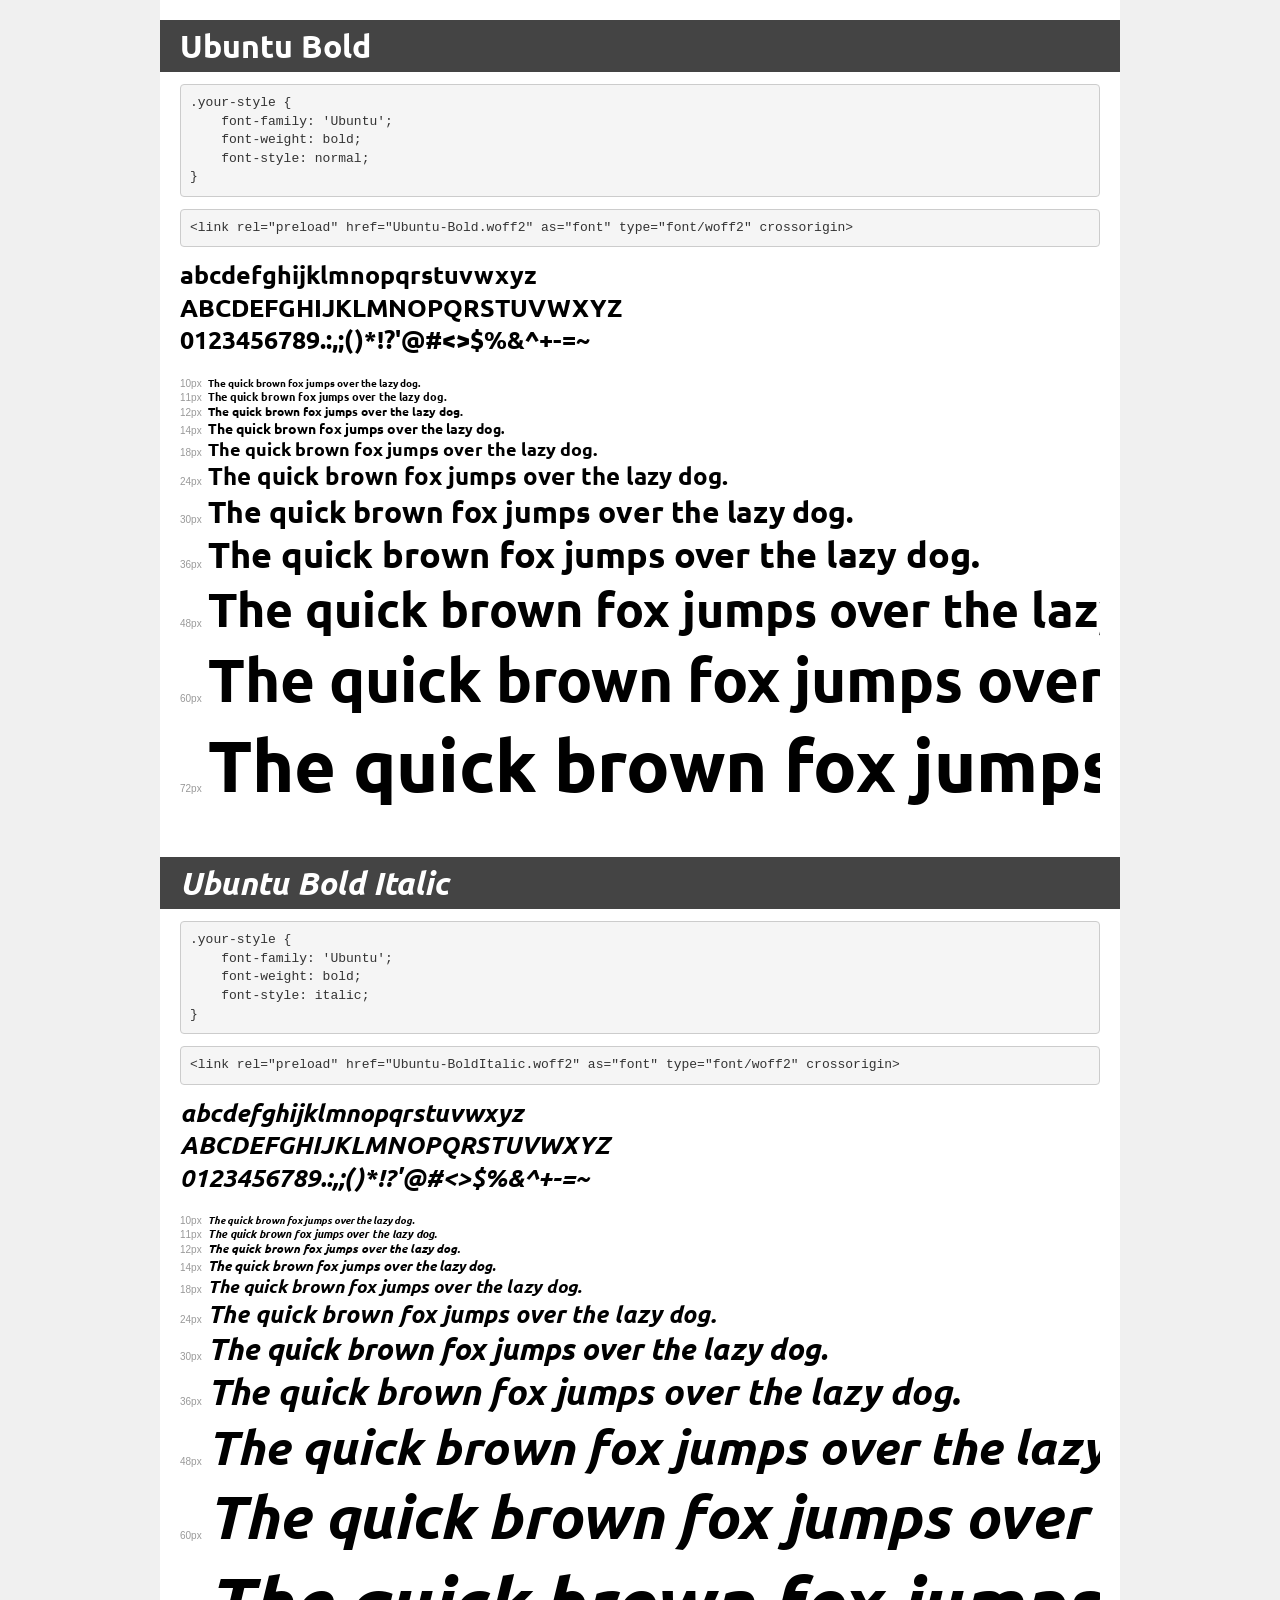
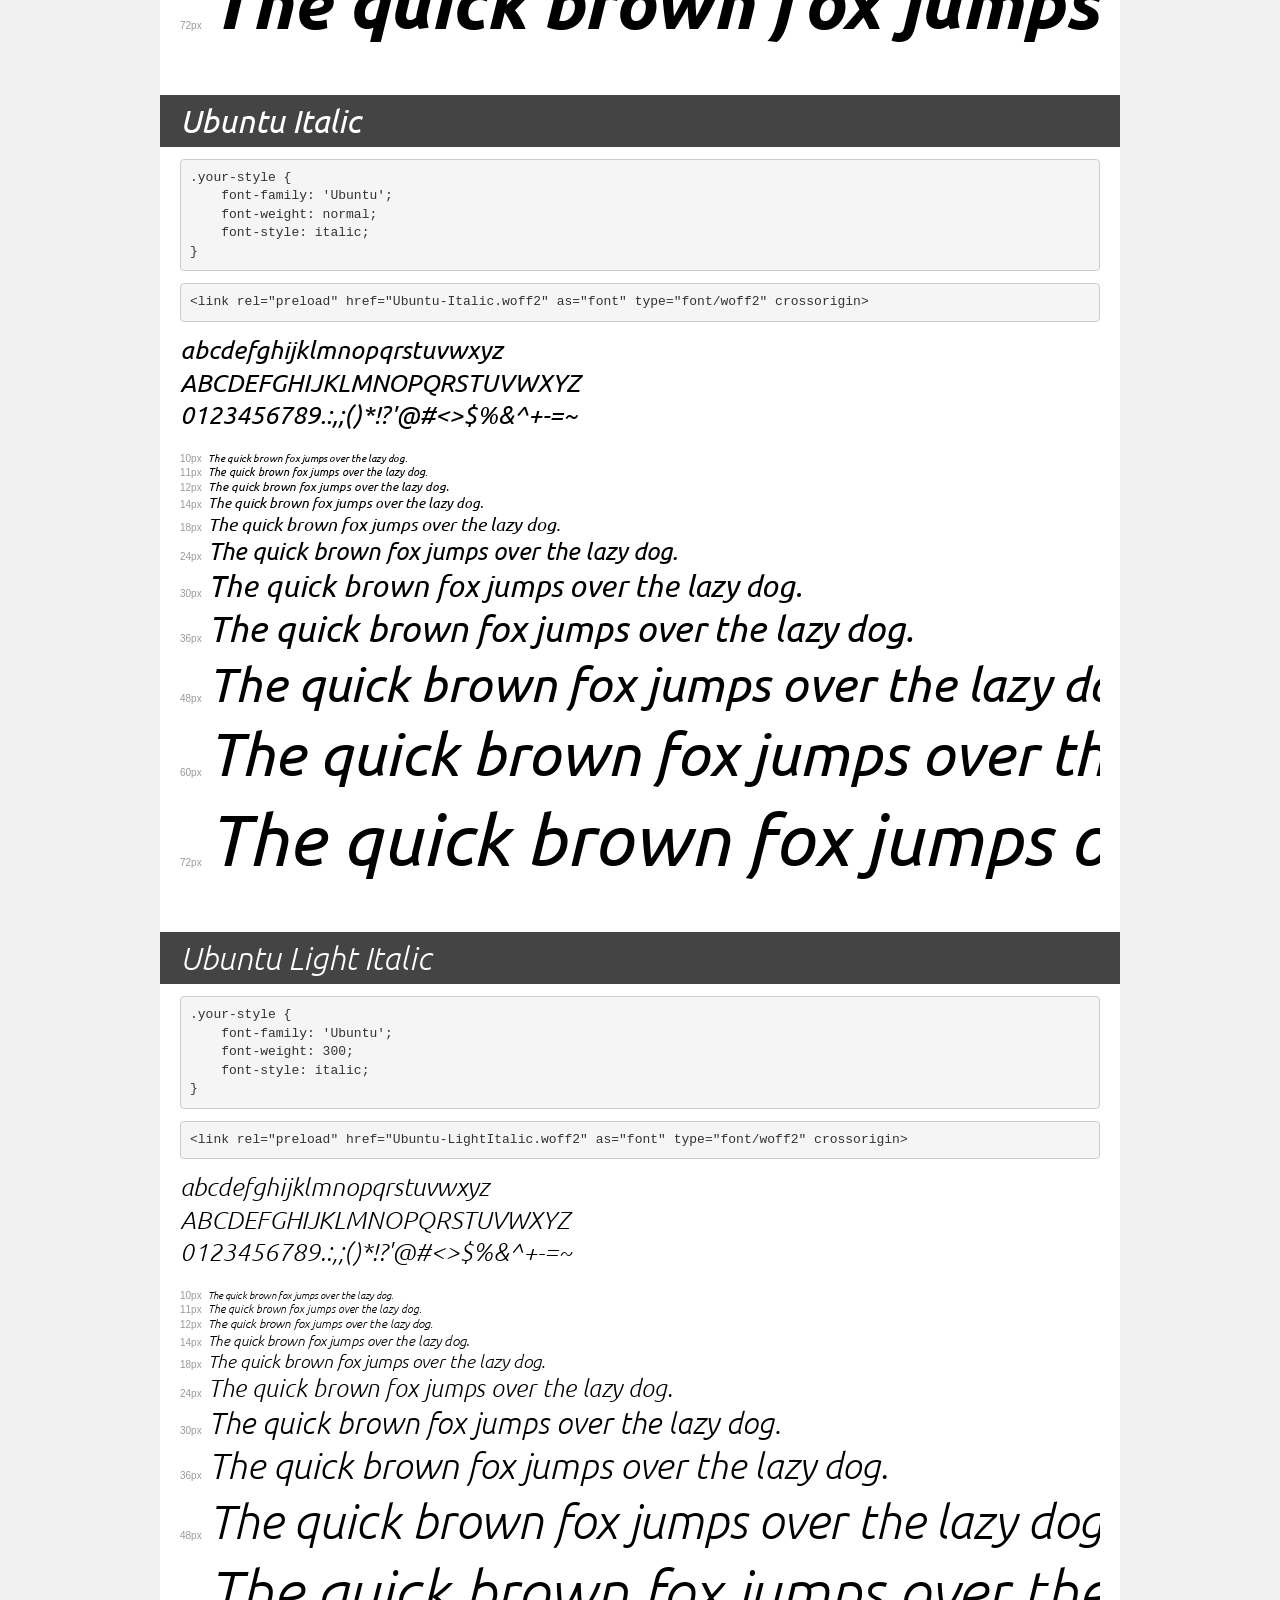
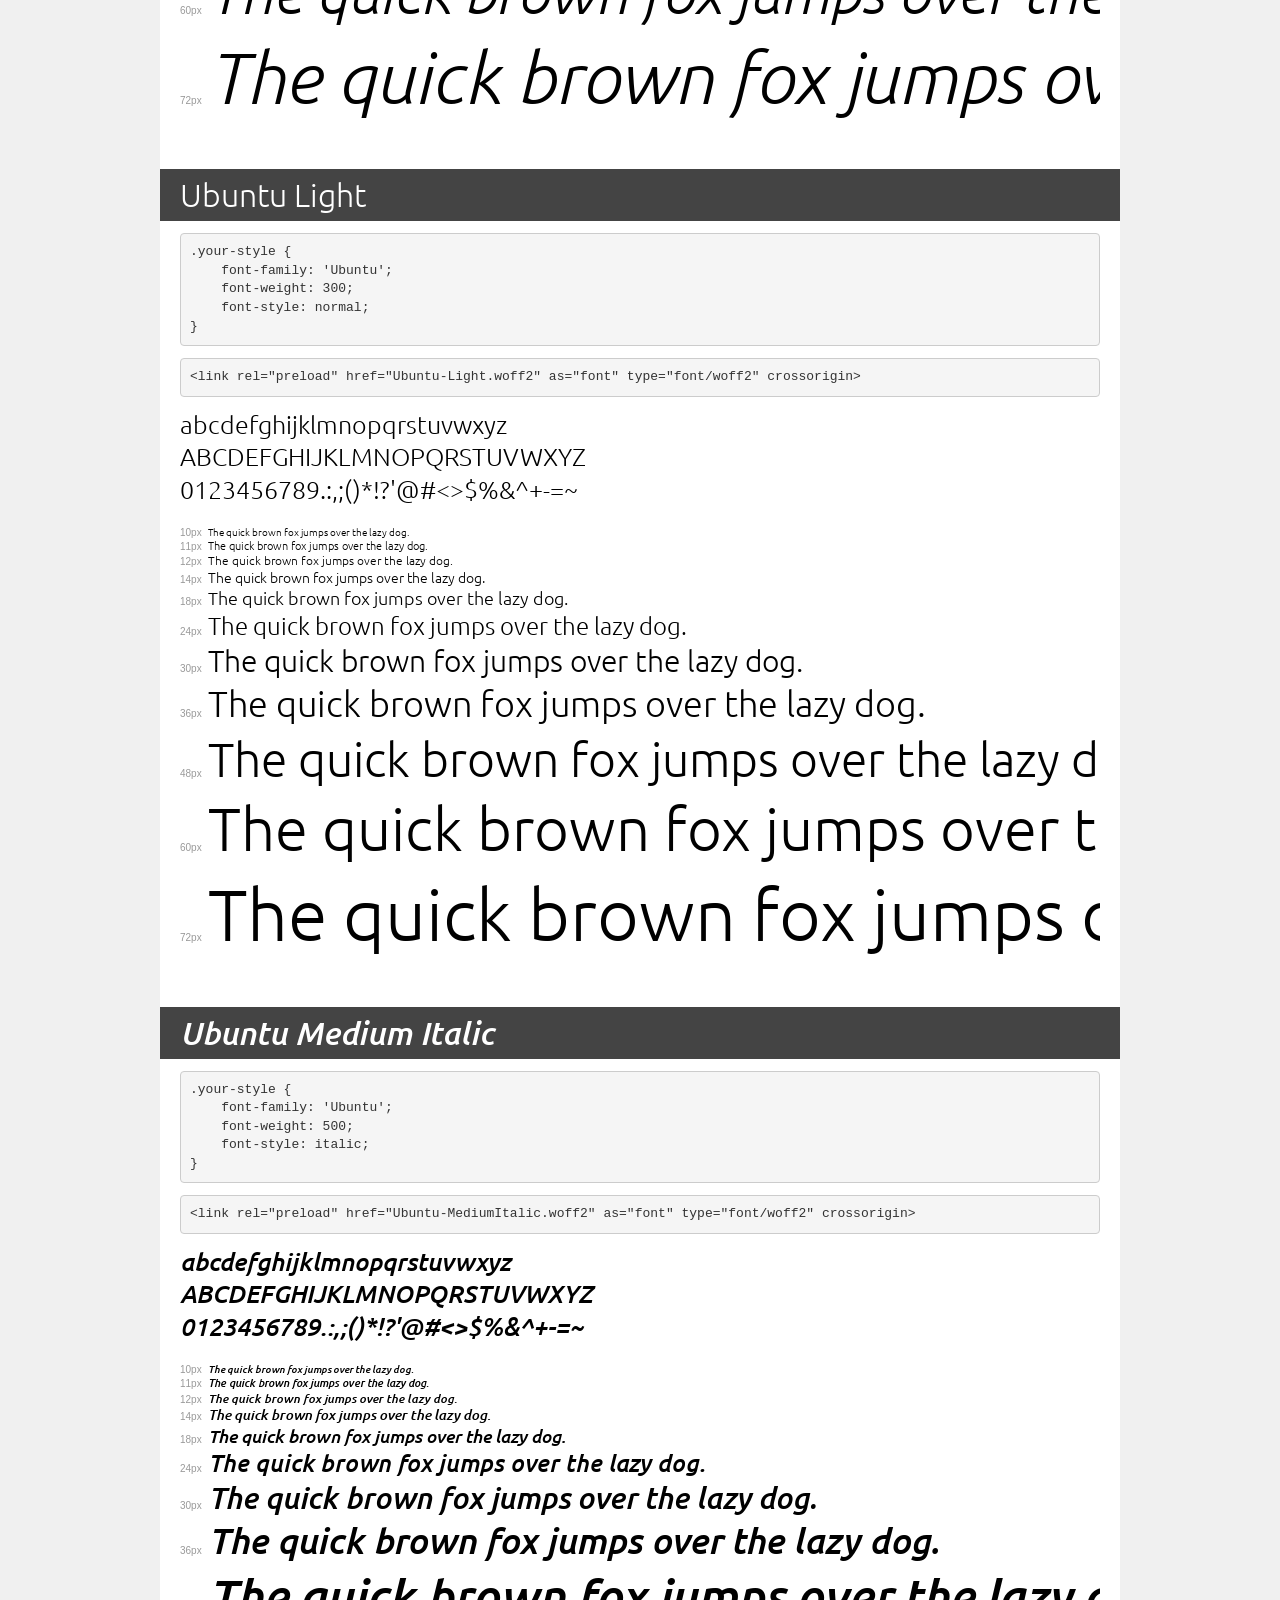
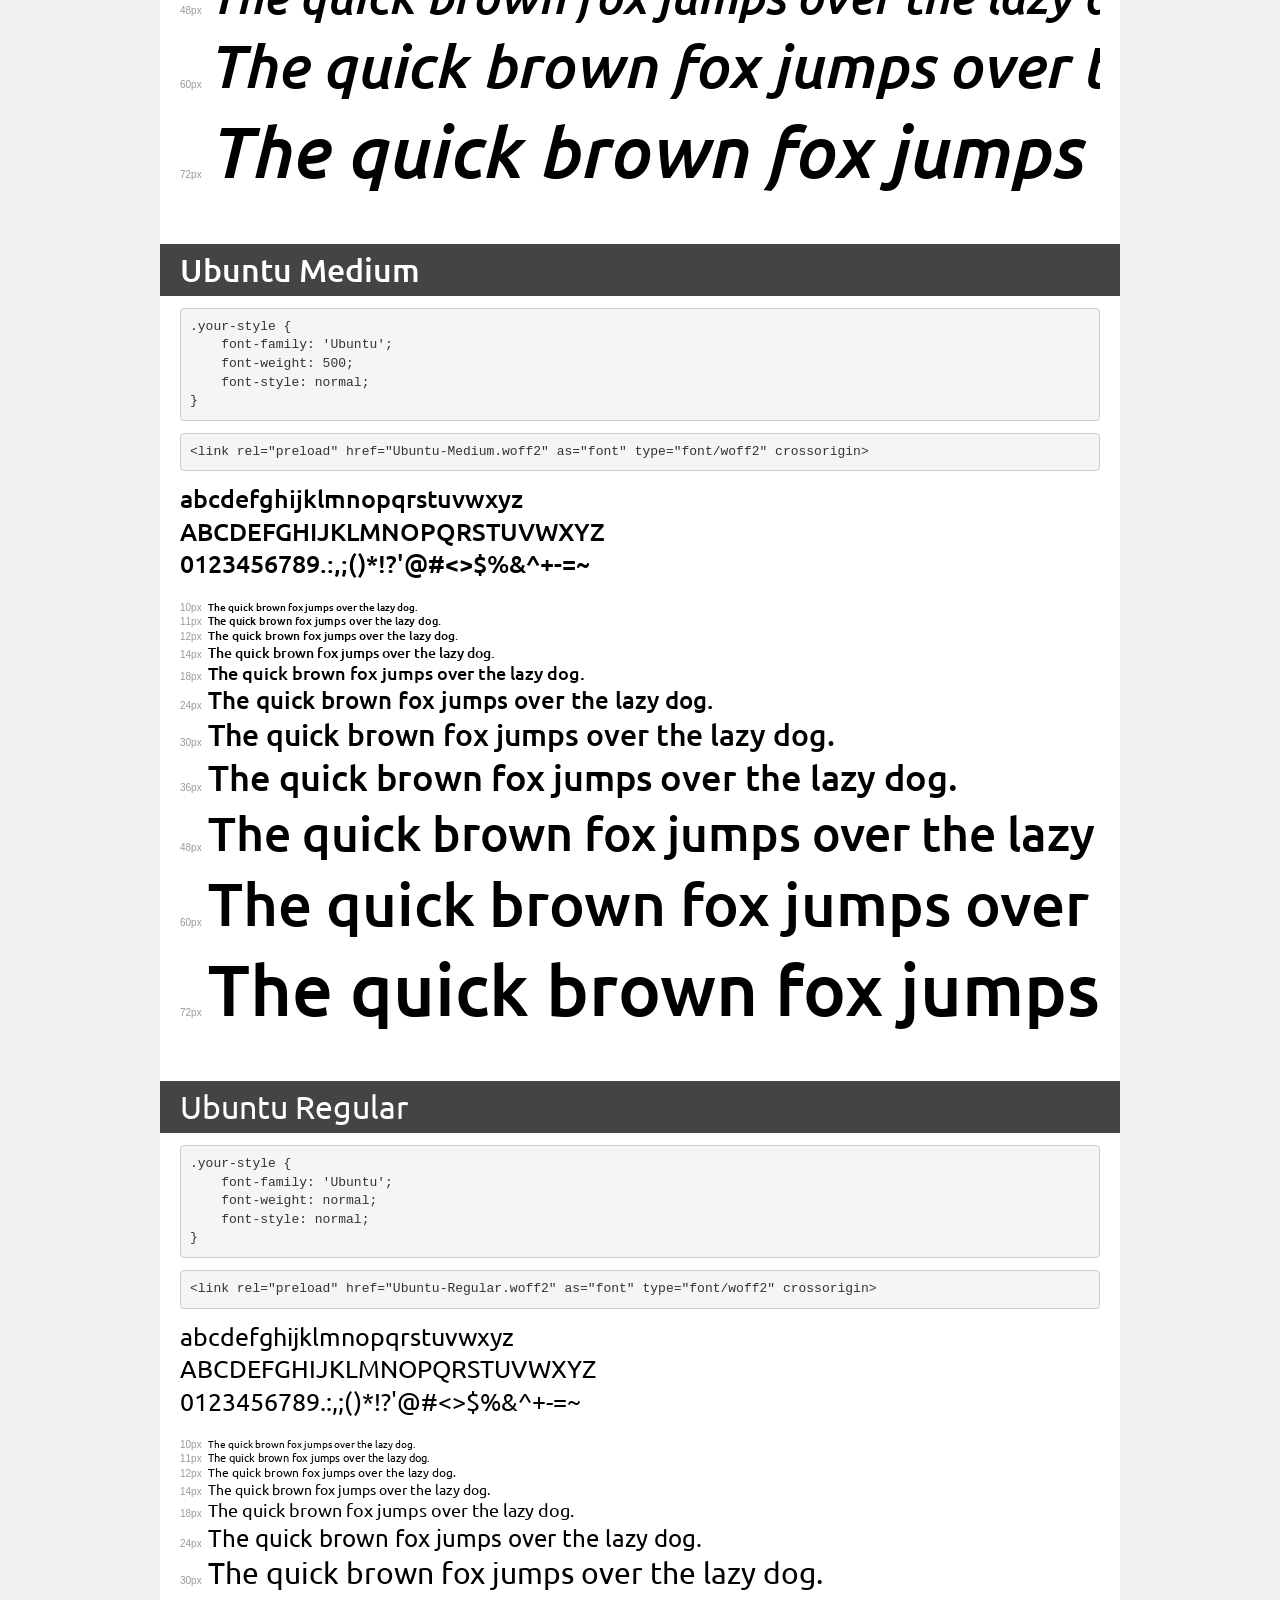
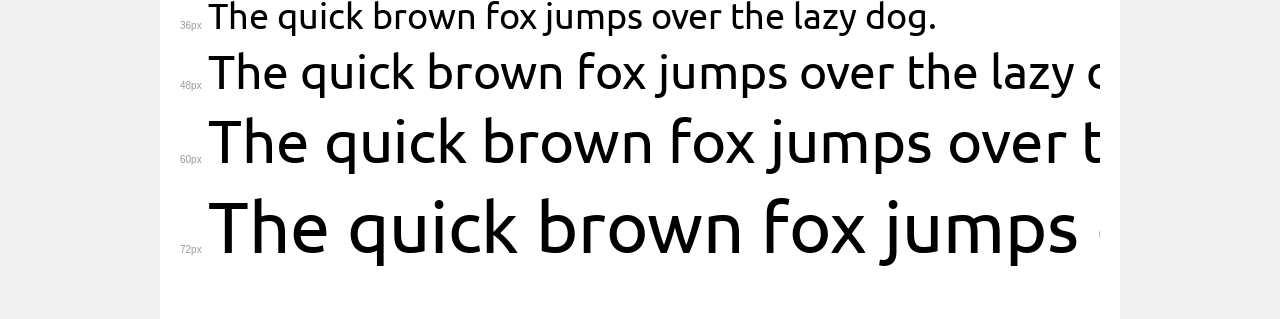
<file: fonts/Ubuntu-Full-Version/Ubuntu-Full-Version/Web Fonts/Ubuntu/demo.html>
<!DOCTYPE html>
<html lang="en">
<head>
    <meta charset="utf-8">
    <meta http-equiv="X-UA-Compatible" content="IE=edge">
    <meta name="viewport" content="width=device-width, initial-scale=1">
    <meta name="robots" content="noindex, noarchive">
    <meta name="format-detection" content="telephone=no">
    <title>Transfonter demo</title>
    <link href="stylesheet.css" rel="stylesheet">
    <style>
        /*
        http://meyerweb.com/eric/tools/css/reset/
        v2.0 | 20110126
        License: none (public domain)
        */
        html, body, div, span, applet, object, iframe,
        h1, h2, h3, h4, h5, h6, p, blockquote, pre,
        a, abbr, acronym, address, big, cite, code,
        del, dfn, em, img, ins, kbd, q, s, samp,
        small, strike, strong, sub, sup, tt, var,
        b, u, i, center,
        dl, dt, dd, ol, ul, li,
        fieldset, form, label, legend,
        table, caption, tbody, tfoot, thead, tr, th, td,
        article, aside, canvas, details, embed,
        figure, figcaption, footer, header, hgroup,
        menu, nav, output, ruby, section, summary,
        time, mark, audio, video {
            margin: 0;
            padding: 0;
            border: 0;
            font-size: 100%;
            font: inherit;
            vertical-align: baseline;
        }
        /* HTML5 display-role reset for older browsers */
        article, aside, details, figcaption, figure,
        footer, header, hgroup, menu, nav, section {
            display: block;
        }
        body {
            line-height: 1;
        }
        ol, ul {
            list-style: none;
        }
        blockquote, q {
            quotes: none;
        }
        blockquote:before, blockquote:after,
        q:before, q:after {
            content: '';
            content: none;
        }
        table {
            border-collapse: collapse;
            border-spacing: 0;
        }
        /* demo styles */
        body {
            background: #f0f0f0;
            color: #000;
        }
        .page {
            background: #fff;
            width: 920px;
            margin: 0 auto;
            padding: 20px 20px 0 20px;
            overflow: hidden;
        }
        .font-container {
            overflow-x: auto;
            overflow-y: hidden;
            margin-bottom: 40px;
            line-height: 1.3;
            white-space: nowrap;
            padding-bottom: 5px;
        }
        h1 {
            position: relative;
            background: #444;
            font-size: 32px;
            color: #fff;
            padding: 10px 20px;
            margin: 0 -20px 12px -20px;
        }
        .letters {
            font-size: 25px;
            margin-bottom: 20px;
        }
        .s10:before {
            content: '10px';
        }
        .s11:before {
            content: '11px';
        }
        .s12:before {
            content: '12px';
        }
        .s14:before {
            content: '14px';
        }
        .s18:before {
            content: '18px';
        }
        .s24:before {
            content: '24px';
        }
        .s30:before {
            content: '30px';
        }
        .s36:before {
            content: '36px';
        }
        .s48:before {
            content: '48px';
        }
        .s60:before {
            content: '60px';
        }
        .s72:before {
            content: '72px';
        }
        .s10:before, .s11:before, .s12:before, .s14:before,
        .s18:before, .s24:before, .s30:before, .s36:before,
        .s48:before, .s60:before, .s72:before {
            font-family: Arial, sans-serif;
            font-size: 10px;
            font-weight: normal;
            font-style: normal;
            color: #999;
            padding-right: 6px;
        }
        pre {
            display: block;
            padding: 9px;
            margin: 0 0 12px;
            font-family: Monaco, Menlo, Consolas, "Courier New", monospace;
            font-size: 13px;
            line-height: 1.428571429;
            color: #333;
            font-weight: normal;
            font-style: normal;
            background-color: #f5f5f5;
            border: 1px solid #ccc;
            overflow-x: auto;
            border-radius: 4px;
        }
        /* responsive */
        @media (max-width: 959px) {
            .page {
                width: auto;
                margin: 0;
            }
        }
    </style>
</head>
<body>
<div class="page">
    <div class="demo">
        <h1 style="font-family: 'Ubuntu'; font-weight: bold; font-style: normal;">Ubuntu Bold</h1>
        <pre title="Usage">.your-style {
    font-family: 'Ubuntu';
    font-weight: bold;
    font-style: normal;
}</pre>
        <pre title="Preload (optional)">
&lt;link rel=&quot;preload&quot; href=&quot;Ubuntu-Bold.woff2&quot; as=&quot;font&quot; type=&quot;font/woff2&quot; crossorigin&gt;</pre>
        <div class="font-container" style="font-family: 'Ubuntu'; font-weight: bold; font-style: normal;">
            <p class="letters">
                abcdefghijklmnopqrstuvwxyz<br>
ABCDEFGHIJKLMNOPQRSTUVWXYZ<br>
                0123456789.:,;()*!?'@#&lt;&gt;$%&^+-=~
            </p>
            <p class="s10" style="font-size: 10px;">The quick brown fox jumps over the lazy dog.</p>
            <p class="s11" style="font-size: 11px;">The quick brown fox jumps over the lazy dog.</p>
            <p class="s12" style="font-size: 12px;">The quick brown fox jumps over the lazy dog.</p>
            <p class="s14" style="font-size: 14px;">The quick brown fox jumps over the lazy dog.</p>
            <p class="s18" style="font-size: 18px;">The quick brown fox jumps over the lazy dog.</p>
            <p class="s24" style="font-size: 24px;">The quick brown fox jumps over the lazy dog.</p>
            <p class="s30" style="font-size: 30px;">The quick brown fox jumps over the lazy dog.</p>
            <p class="s36" style="font-size: 36px;">The quick brown fox jumps over the lazy dog.</p>
            <p class="s48" style="font-size: 48px;">The quick brown fox jumps over the lazy dog.</p>
            <p class="s60" style="font-size: 60px;">The quick brown fox jumps over the lazy dog.</p>
            <p class="s72" style="font-size: 72px;">The quick brown fox jumps over the lazy dog.</p>
        </div>
    </div>

    <div class="demo">
        <h1 style="font-family: 'Ubuntu'; font-weight: bold; font-style: italic;">Ubuntu Bold Italic</h1>
        <pre title="Usage">.your-style {
    font-family: 'Ubuntu';
    font-weight: bold;
    font-style: italic;
}</pre>
        <pre title="Preload (optional)">
&lt;link rel=&quot;preload&quot; href=&quot;Ubuntu-BoldItalic.woff2&quot; as=&quot;font&quot; type=&quot;font/woff2&quot; crossorigin&gt;</pre>
        <div class="font-container" style="font-family: 'Ubuntu'; font-weight: bold; font-style: italic;">
            <p class="letters">
                abcdefghijklmnopqrstuvwxyz<br>
ABCDEFGHIJKLMNOPQRSTUVWXYZ<br>
                0123456789.:,;()*!?'@#&lt;&gt;$%&^+-=~
            </p>
            <p class="s10" style="font-size: 10px;">The quick brown fox jumps over the lazy dog.</p>
            <p class="s11" style="font-size: 11px;">The quick brown fox jumps over the lazy dog.</p>
            <p class="s12" style="font-size: 12px;">The quick brown fox jumps over the lazy dog.</p>
            <p class="s14" style="font-size: 14px;">The quick brown fox jumps over the lazy dog.</p>
            <p class="s18" style="font-size: 18px;">The quick brown fox jumps over the lazy dog.</p>
            <p class="s24" style="font-size: 24px;">The quick brown fox jumps over the lazy dog.</p>
            <p class="s30" style="font-size: 30px;">The quick brown fox jumps over the lazy dog.</p>
            <p class="s36" style="font-size: 36px;">The quick brown fox jumps over the lazy dog.</p>
            <p class="s48" style="font-size: 48px;">The quick brown fox jumps over the lazy dog.</p>
            <p class="s60" style="font-size: 60px;">The quick brown fox jumps over the lazy dog.</p>
            <p class="s72" style="font-size: 72px;">The quick brown fox jumps over the lazy dog.</p>
        </div>
    </div>

    <div class="demo">
        <h1 style="font-family: 'Ubuntu'; font-weight: normal; font-style: italic;">Ubuntu Italic</h1>
        <pre title="Usage">.your-style {
    font-family: 'Ubuntu';
    font-weight: normal;
    font-style: italic;
}</pre>
        <pre title="Preload (optional)">
&lt;link rel=&quot;preload&quot; href=&quot;Ubuntu-Italic.woff2&quot; as=&quot;font&quot; type=&quot;font/woff2&quot; crossorigin&gt;</pre>
        <div class="font-container" style="font-family: 'Ubuntu'; font-weight: normal; font-style: italic;">
            <p class="letters">
                abcdefghijklmnopqrstuvwxyz<br>
ABCDEFGHIJKLMNOPQRSTUVWXYZ<br>
                0123456789.:,;()*!?'@#&lt;&gt;$%&^+-=~
            </p>
            <p class="s10" style="font-size: 10px;">The quick brown fox jumps over the lazy dog.</p>
            <p class="s11" style="font-size: 11px;">The quick brown fox jumps over the lazy dog.</p>
            <p class="s12" style="font-size: 12px;">The quick brown fox jumps over the lazy dog.</p>
            <p class="s14" style="font-size: 14px;">The quick brown fox jumps over the lazy dog.</p>
            <p class="s18" style="font-size: 18px;">The quick brown fox jumps over the lazy dog.</p>
            <p class="s24" style="font-size: 24px;">The quick brown fox jumps over the lazy dog.</p>
            <p class="s30" style="font-size: 30px;">The quick brown fox jumps over the lazy dog.</p>
            <p class="s36" style="font-size: 36px;">The quick brown fox jumps over the lazy dog.</p>
            <p class="s48" style="font-size: 48px;">The quick brown fox jumps over the lazy dog.</p>
            <p class="s60" style="font-size: 60px;">The quick brown fox jumps over the lazy dog.</p>
            <p class="s72" style="font-size: 72px;">The quick brown fox jumps over the lazy dog.</p>
        </div>
    </div>

    <div class="demo">
        <h1 style="font-family: 'Ubuntu'; font-weight: 300; font-style: italic;">Ubuntu Light Italic</h1>
        <pre title="Usage">.your-style {
    font-family: 'Ubuntu';
    font-weight: 300;
    font-style: italic;
}</pre>
        <pre title="Preload (optional)">
&lt;link rel=&quot;preload&quot; href=&quot;Ubuntu-LightItalic.woff2&quot; as=&quot;font&quot; type=&quot;font/woff2&quot; crossorigin&gt;</pre>
        <div class="font-container" style="font-family: 'Ubuntu'; font-weight: 300; font-style: italic;">
            <p class="letters">
                abcdefghijklmnopqrstuvwxyz<br>
ABCDEFGHIJKLMNOPQRSTUVWXYZ<br>
                0123456789.:,;()*!?'@#&lt;&gt;$%&^+-=~
            </p>
            <p class="s10" style="font-size: 10px;">The quick brown fox jumps over the lazy dog.</p>
            <p class="s11" style="font-size: 11px;">The quick brown fox jumps over the lazy dog.</p>
            <p class="s12" style="font-size: 12px;">The quick brown fox jumps over the lazy dog.</p>
            <p class="s14" style="font-size: 14px;">The quick brown fox jumps over the lazy dog.</p>
            <p class="s18" style="font-size: 18px;">The quick brown fox jumps over the lazy dog.</p>
            <p class="s24" style="font-size: 24px;">The quick brown fox jumps over the lazy dog.</p>
            <p class="s30" style="font-size: 30px;">The quick brown fox jumps over the lazy dog.</p>
            <p class="s36" style="font-size: 36px;">The quick brown fox jumps over the lazy dog.</p>
            <p class="s48" style="font-size: 48px;">The quick brown fox jumps over the lazy dog.</p>
            <p class="s60" style="font-size: 60px;">The quick brown fox jumps over the lazy dog.</p>
            <p class="s72" style="font-size: 72px;">The quick brown fox jumps over the lazy dog.</p>
        </div>
    </div>

    <div class="demo">
        <h1 style="font-family: 'Ubuntu'; font-weight: 300; font-style: normal;">Ubuntu Light</h1>
        <pre title="Usage">.your-style {
    font-family: 'Ubuntu';
    font-weight: 300;
    font-style: normal;
}</pre>
        <pre title="Preload (optional)">
&lt;link rel=&quot;preload&quot; href=&quot;Ubuntu-Light.woff2&quot; as=&quot;font&quot; type=&quot;font/woff2&quot; crossorigin&gt;</pre>
        <div class="font-container" style="font-family: 'Ubuntu'; font-weight: 300; font-style: normal;">
            <p class="letters">
                abcdefghijklmnopqrstuvwxyz<br>
ABCDEFGHIJKLMNOPQRSTUVWXYZ<br>
                0123456789.:,;()*!?'@#&lt;&gt;$%&^+-=~
            </p>
            <p class="s10" style="font-size: 10px;">The quick brown fox jumps over the lazy dog.</p>
            <p class="s11" style="font-size: 11px;">The quick brown fox jumps over the lazy dog.</p>
            <p class="s12" style="font-size: 12px;">The quick brown fox jumps over the lazy dog.</p>
            <p class="s14" style="font-size: 14px;">The quick brown fox jumps over the lazy dog.</p>
            <p class="s18" style="font-size: 18px;">The quick brown fox jumps over the lazy dog.</p>
            <p class="s24" style="font-size: 24px;">The quick brown fox jumps over the lazy dog.</p>
            <p class="s30" style="font-size: 30px;">The quick brown fox jumps over the lazy dog.</p>
            <p class="s36" style="font-size: 36px;">The quick brown fox jumps over the lazy dog.</p>
            <p class="s48" style="font-size: 48px;">The quick brown fox jumps over the lazy dog.</p>
            <p class="s60" style="font-size: 60px;">The quick brown fox jumps over the lazy dog.</p>
            <p class="s72" style="font-size: 72px;">The quick brown fox jumps over the lazy dog.</p>
        </div>
    </div>

    <div class="demo">
        <h1 style="font-family: 'Ubuntu'; font-weight: 500; font-style: italic;">Ubuntu Medium Italic</h1>
        <pre title="Usage">.your-style {
    font-family: 'Ubuntu';
    font-weight: 500;
    font-style: italic;
}</pre>
        <pre title="Preload (optional)">
&lt;link rel=&quot;preload&quot; href=&quot;Ubuntu-MediumItalic.woff2&quot; as=&quot;font&quot; type=&quot;font/woff2&quot; crossorigin&gt;</pre>
        <div class="font-container" style="font-family: 'Ubuntu'; font-weight: 500; font-style: italic;">
            <p class="letters">
                abcdefghijklmnopqrstuvwxyz<br>
ABCDEFGHIJKLMNOPQRSTUVWXYZ<br>
                0123456789.:,;()*!?'@#&lt;&gt;$%&^+-=~
            </p>
            <p class="s10" style="font-size: 10px;">The quick brown fox jumps over the lazy dog.</p>
            <p class="s11" style="font-size: 11px;">The quick brown fox jumps over the lazy dog.</p>
            <p class="s12" style="font-size: 12px;">The quick brown fox jumps over the lazy dog.</p>
            <p class="s14" style="font-size: 14px;">The quick brown fox jumps over the lazy dog.</p>
            <p class="s18" style="font-size: 18px;">The quick brown fox jumps over the lazy dog.</p>
            <p class="s24" style="font-size: 24px;">The quick brown fox jumps over the lazy dog.</p>
            <p class="s30" style="font-size: 30px;">The quick brown fox jumps over the lazy dog.</p>
            <p class="s36" style="font-size: 36px;">The quick brown fox jumps over the lazy dog.</p>
            <p class="s48" style="font-size: 48px;">The quick brown fox jumps over the lazy dog.</p>
            <p class="s60" style="font-size: 60px;">The quick brown fox jumps over the lazy dog.</p>
            <p class="s72" style="font-size: 72px;">The quick brown fox jumps over the lazy dog.</p>
        </div>
    </div>

    <div class="demo">
        <h1 style="font-family: 'Ubuntu'; font-weight: 500; font-style: normal;">Ubuntu Medium</h1>
        <pre title="Usage">.your-style {
    font-family: 'Ubuntu';
    font-weight: 500;
    font-style: normal;
}</pre>
        <pre title="Preload (optional)">
&lt;link rel=&quot;preload&quot; href=&quot;Ubuntu-Medium.woff2&quot; as=&quot;font&quot; type=&quot;font/woff2&quot; crossorigin&gt;</pre>
        <div class="font-container" style="font-family: 'Ubuntu'; font-weight: 500; font-style: normal;">
            <p class="letters">
                abcdefghijklmnopqrstuvwxyz<br>
ABCDEFGHIJKLMNOPQRSTUVWXYZ<br>
                0123456789.:,;()*!?'@#&lt;&gt;$%&^+-=~
            </p>
            <p class="s10" style="font-size: 10px;">The quick brown fox jumps over the lazy dog.</p>
            <p class="s11" style="font-size: 11px;">The quick brown fox jumps over the lazy dog.</p>
            <p class="s12" style="font-size: 12px;">The quick brown fox jumps over the lazy dog.</p>
            <p class="s14" style="font-size: 14px;">The quick brown fox jumps over the lazy dog.</p>
            <p class="s18" style="font-size: 18px;">The quick brown fox jumps over the lazy dog.</p>
            <p class="s24" style="font-size: 24px;">The quick brown fox jumps over the lazy dog.</p>
            <p class="s30" style="font-size: 30px;">The quick brown fox jumps over the lazy dog.</p>
            <p class="s36" style="font-size: 36px;">The quick brown fox jumps over the lazy dog.</p>
            <p class="s48" style="font-size: 48px;">The quick brown fox jumps over the lazy dog.</p>
            <p class="s60" style="font-size: 60px;">The quick brown fox jumps over the lazy dog.</p>
            <p class="s72" style="font-size: 72px;">The quick brown fox jumps over the lazy dog.</p>
        </div>
    </div>

    <div class="demo">
        <h1 style="font-family: 'Ubuntu'; font-weight: normal; font-style: normal;">Ubuntu Regular</h1>
        <pre title="Usage">.your-style {
    font-family: 'Ubuntu';
    font-weight: normal;
    font-style: normal;
}</pre>
        <pre title="Preload (optional)">
&lt;link rel=&quot;preload&quot; href=&quot;Ubuntu-Regular.woff2&quot; as=&quot;font&quot; type=&quot;font/woff2&quot; crossorigin&gt;</pre>
        <div class="font-container" style="font-family: 'Ubuntu'; font-weight: normal; font-style: normal;">
            <p class="letters">
                abcdefghijklmnopqrstuvwxyz<br>
ABCDEFGHIJKLMNOPQRSTUVWXYZ<br>
                0123456789.:,;()*!?'@#&lt;&gt;$%&^+-=~
            </p>
            <p class="s10" style="font-size: 10px;">The quick brown fox jumps over the lazy dog.</p>
            <p class="s11" style="font-size: 11px;">The quick brown fox jumps over the lazy dog.</p>
            <p class="s12" style="font-size: 12px;">The quick brown fox jumps over the lazy dog.</p>
            <p class="s14" style="font-size: 14px;">The quick brown fox jumps over the lazy dog.</p>
            <p class="s18" style="font-size: 18px;">The quick brown fox jumps over the lazy dog.</p>
            <p class="s24" style="font-size: 24px;">The quick brown fox jumps over the lazy dog.</p>
            <p class="s30" style="font-size: 30px;">The quick brown fox jumps over the lazy dog.</p>
            <p class="s36" style="font-size: 36px;">The quick brown fox jumps over the lazy dog.</p>
            <p class="s48" style="font-size: 48px;">The quick brown fox jumps over the lazy dog.</p>
            <p class="s60" style="font-size: 60px;">The quick brown fox jumps over the lazy dog.</p>
            <p class="s72" style="font-size: 72px;">The quick brown fox jumps over the lazy dog.</p>
        </div>
    </div>

</div>
</body>
</html>
</file>
<file: style.css>
/* =================================
   PERSONAL COLOR PALETTE
================================= */

:root {
    /* BACKGROUND COLORS */
    --midnight-blue: #0D0221;
    --burgundy: #0E0323;
    --dusty-mauve: #261447;
    --muted-rose: #FF3864;
    --powder-blush: #FF6B35;

    /* ADDITIONAL ACCENT */
    --neon-yellow: #FCEE09;
    --cream: #F6ECE0;

    /* TYPOGRAPHY COLORS */
    --text-primary: #FFFFFF;
    --text-secondary: #FFFFFF;
    --text-muted: #C9BBD9;
    --text-accent: #FF3864;
    --text-highlight: #FCEE09;
}

/* =================================
   LOCAL FONTS
================================= */

@font-face {
    font-family: 'Ubuntu';
    src: url('fonts/Ubuntu-Regular.ttf') format('truetype');
    font-weight: 400;
    font-style: normal;
    font-display: swap;
}

@font-face {
    font-family: 'Ubuntu';
    src: url('fonts/Ubuntu-Bold.ttf') format('truetype');
    font-weight: 700;
    font-style: normal;
    font-display: swap;
}

@font-face {
    font-family: 'Manrope';
    src: url('fonts/Manrope-Medium.otf') format('opentype');
    font-weight: 500;
    font-style: normal;
    font-display: swap;
}

/* =================================
   GENERAL SETTINGS
================================= */

* {
    margin: 0;
    padding: 0;
    box-sizing: border-box;
}

html {
    scroll-behavior: smooth;
}

body {
    background: var(--midnight-blue);
    font-family: 'Manrope', sans-serif;
    color: var(--text-secondary);
    position: relative;
    isolation: isolate;
    min-height: 100vh;
}

/* =================================
   TYPOGRAPHY SYSTEM
================================= */

/* PRIMARY FONT — UBUNTU */

h1, h2, h3, h4, h5, h6,
.logo,
.navigation,
.main-nav,
button,
.cv-year,
.counter {
    font-family: 'Ubuntu', sans-serif;
    font-size: 13px;
}

/* SECONDARY FONT — MANROPE */

body, p, li, a, span, input, textarea, label {
    font-family: 'Manrope', sans-serif;
}

/* =================================
   SIDEBAR
================================= */

.sidebar {
    position: fixed;
    top: 0;
    left: 0;
    width: 19.5%;
    height: 100vh;
    padding: 42px 44px;
    display: flex;
    flex-direction: column;
    justify-content: center;
    align-items: flex-start;
    background: transparent;
    z-index: 10;
}

/* WORDMARK */

.sidebar .logo {
    display: block;
    width: calc(100% + 30px);
    max-width: 300px;
    height: 100px;
    margin: 0 0 30px;
    overflow: hidden;
}

.sidebar .logo img {
    display: block;
    width: 100%;
    height: 100%;
    object-fit: contain;
    object-position: left center;
    filter: none;
    transition: filter 0.4s ease, transform 0.4s ease;
}

.sidebar .logo:hover img {
    filter:
        drop-shadow(0 0 5px rgba(255, 255, 255, 0.65))
        drop-shadow(0 0 14px rgba(255, 56, 100, 0.75))
        drop-shadow(0 0 28px rgba(255, 56, 100, 0.45));
    transform: scale(1.04);
}

/* NAVIGATION */

.navigation {
    display: flex;
    flex-direction: column;
    gap: 27px;
    margin-top: 58px;
}

.navigation a {
    color: #333333;
    font-size: 13px;
    font-weight: 400;
    letter-spacing: 0.2px;
    text-decoration: none;
    transition: color 0.3s ease;
}

.navigation a:hover {
    color: #e9533d;
}

/* =================================
   SOCIAL MEDIA ICONS
================================= */

.socials {
    display: flex;
    align-items: center;
    gap: 13px;
    margin-top: 65px;
}

.socials a {
    display: flex;
    align-items: center;
    justify-content: center;
    width: 16px;
    height: 16px;
    color: #e9533d;
    transition: opacity 0.3s ease;
}

.socials a:hover { opacity: 0.55; }

.socials svg {
    width: 16px;
    height: 16px;
    fill: none;
    stroke: currentColor;
    stroke-width: 2;
}

.socials svg .filled {
    fill: currentColor;
    stroke: none;
}

.socials .facebook-icon,
.socials .linkedin-icon {
    fill: currentColor;
    stroke: none;
}

/* =================================
   MAIN LAYOUT
================================= */

main {
    width: 80.5%;
    min-width: 0;
    margin-left: 19.5%;
    min-height: 100vh;
    display: flex;
    align-items: center;
    padding: 55px 38px 55px 0;
}

/* =================================
   HERO CAROUSEL (legacy)
================================= */

.hero {
    position: relative;
    width: 100%;
    max-width: 100%;
    min-width: 0;
    height: 72vh;
    min-height: 440px;
    max-height: 760px;
    overflow: hidden;
    display: flex;
    align-items: center;
    justify-content: center;
    background: rgba(18, 41, 78, 0.25);
    border: 1px solid rgba(201, 157, 174, 0.16);
    border-radius: 24px;
    box-shadow:
        0 0 25px rgba(153, 99, 120, 0.18),
        0 0 60px rgba(112, 95, 136, 0.20),
        0 20px 50px rgba(0, 0, 0, 0.30);
}

.hero-media {
    position: absolute;
    inset: 0;
    width: 100%;
    height: 100%;
    object-fit: cover;
    object-position: center;
    z-index: 0;
    opacity: 1;
    transition: opacity 0.7s ease;
}

.hero-media[hidden] { display: none; }

.hero.is-changing .hero-media,
.hero.is-changing .hero-content { opacity: 0; }

.hero-content {
    position: absolute;
    top: 50%;
    left: 50%;
    transform: translate(-50%, -50%);
    width: 100%;
    z-index: 2;
    color: white;
    text-align: center;
    padding: 20px;
    transition: opacity 0.7s ease;
}

.overlay {
    position: absolute;
    inset: 0;
    background: rgba(0, 0, 0, 0.40);
    z-index: 1;
}

.hero-content h1 {
    font-family: 'Ubuntu', sans-serif;
    font-size: clamp(25px, 2.3vw, 34px);
    font-weight: 400;
    letter-spacing: 0.3px;
    margin-bottom: 13px;
}

.hero-content p {
    font-size: 13px;
    font-weight: 500;
    line-height: 1.6;
    letter-spacing: 0.1px;
}

.counter {
    position: absolute;
    top: 30px;
    left: 50%;
    transform: translateX(-50%);
    color: white;
    font-family: 'Ubuntu', sans-serif;
    font-size: 13px;
    letter-spacing: 2px;
    z-index: 2;
}

.see-more {
    display: inline-block;
    margin-top: 150px;
    padding: 16px 38px;
    border: 1px solid white;
    color: white;
    font-size: 14px;
    text-decoration: none;
    transition: all 0.3s ease;
}

.see-more:hover {
    background: white;
    color: #222222;
}

.arrow {
    position: absolute;
    top: 50%;
    transform: translateY(-50%);
    z-index: 3;
    width: 44px;
    height: 44px;
    border: 1px solid white;
    border-radius: 50%;
    background: transparent;
    color: white;
    font-size: 17px;
    cursor: pointer;
    transition: all 0.3s ease;
}

.arrow:hover {
    background: white;
    color: black;
}

.previous { left: 28px; }
.next { right: 28px; }

/* =================================
   MOBILE RESPONSIVENESS
================================= */

@media (max-width: 768px) {
    .logo { font-size: 29px; }
    .navigation { flex-direction: row; flex-wrap: wrap; gap: 20px; margin-top: 24px; }
    .socials { margin-top: 22px; }
    main { width: 100%; margin-left: 0; min-height: auto; padding: 15px 16px; }
    .hero { width: 100%; height: 72vh; min-height: 420px; }
    .hero-content h1 { font-size: 25px; }
    .hero-content p { font-size: 12px; }
    .see-more { margin-top: 130px; padding: 14px 28px; }
    .arrow { width: 36px; height: 36px; }
    .previous { left: 10px; }
    .next { right: 10px; }
}

@media (prefers-reduced-motion: reduce) {
    *, *::before, *::after { transition-duration: 0.01ms !important; }
}

/* =================================
   INNER PAGES
================================= */

.inner-page {
    margin-left: 19.5%;
    min-height: 100vh;
    display: flex;
    align-items: center;
    padding: 70px 8%;
}

.page-content { width: 100%; max-width: 850px; }

.eyebrow {
    font-size: 12px;
    letter-spacing: 2px;
    color: #777777;
    margin-bottom: 30px;
}

.page-content h1 {
    font-family: Georgia, serif;
    font-size: clamp(36px, 4vw, 54px);
    font-weight: normal;
    margin-bottom: 24px;
}

.page-intro {
    color: #777777;
    font-size: 16px;
    line-height: 1.8;
    max-width: 600px;
}

/* CONTACT PAGE */

.contact-page {
    margin-left: 19.5%;
    min-height: 100vh;
    padding: 45px 8% 25px;
    display: flex;
    flex-direction: column;
    justify-content: space-between;
    background: #fdfcfb;
    color: #302923;
}

.contact-content { width: 100%; max-width: 1000px; margin: 0 auto; }

.contact-content h1 {
    font-family: Georgia, serif;
    font-size: 44px;
    font-weight: normal;
    text-align: center;
    margin: 0 0 35px;
}

.contact-form { display: flex; flex-direction: column; gap: 38px; width: 100%; }

.contact-form input,
.contact-form textarea {
    width: 100%;
    border: none;
    border-bottom: 1px solid #403a35;
    background: transparent;
    padding: 12px 0;
    font-family: inherit;
    font-size: 16px;
    color: #302923;
    outline: none;
    resize: vertical;
}

.contact-form input::placeholder,
.contact-form textarea::placeholder { color: #88817b; opacity: 1; }

.contact-form button {
    align-self: center;
    border: none;
    background: transparent;
    color: #ad6b35;
    font-family: inherit;
    font-size: 19px;
    cursor: pointer;
    margin-top: 22px;
    padding: 10px 20px;
    transition: opacity 0.3s ease;
}

.contact-form button:hover { opacity: 0.6; }

.contact-details { text-align: center; margin-top: 35px; font-size: 18px; line-height: 1.5; }
.contact-details strong { display: block; font-size: 17px; margin-bottom: 7px; }
.contact-details p { margin: 5px 0; }
.contact-details a { color: inherit; text-decoration: none; }

.contact-socials { display: flex; justify-content: center; align-items: center; gap: 60px; margin-top: 20px; }
.contact-socials a { font-size: 25px; font-weight: bold; }
.contact-footer { text-align: center; font-size: 16px; letter-spacing: 0.5px; padding-top: 45px; }

/* ABOUT PAGE NAVIGATION */

.nav-group { display: flex; flex-direction: column; gap: 12px; }
.sub-navigation { display: flex; flex-direction: column; gap: 10px; padding-left: 0; margin-bottom: 8px; }
.sub-navigation a { font-size: 14px; text-decoration: none; color: #777777; letter-spacing: 0.5px; }
.sub-navigation a:hover { color: #b36c48; }

/* ABOUT PAGE CONTENT */

.about-page { margin-left: 19.5%; min-height: 100vh; padding: 80px 10%; color: #302923; }
.about-section { max-width: 850px; margin: 0 auto; padding: 20px 0 100px; scroll-margin-top: 40px; }
.about-section h1 { font-family: Georgia, serif; font-size: 44px; font-weight: normal; margin-bottom: 30px; }
.about-text { max-width: 680px; font-size: 16px; line-height: 1.9; color: #777777; }
.cv-section { border-top: 1px solid #e5e1dd; padding-top: 65px; }
.cv-link { display: inline-block; margin-top: 25px; color: #ad6b35; font-size: 14px; text-decoration: none; letter-spacing: 1px; }
.cv-link:hover { opacity: 0.6; }

.navigation > .main-nav,
.nav-group > .main-nav { font-weight: 700; }
.sub-navigation .sub-active { color: #ad6b35; }

/* BIO PAGE */

.bio-page { margin-left: 19.5%; min-height: 100vh; padding: 9vh 5.5%; display: flex; align-items: center; }
.bio-layout { width: 100%; display: grid; grid-template-columns: minmax(220px, 32%) 1fr; gap: 3.5%; align-items: start; }
.bio-image img { display: block; width: 100%; height: auto; max-height: 600px; object-fit: cover; border-radius: 24px; }
.bio-content h1 { font-family: Arial, sans-serif; font-size: 27px; font-weight: 600; margin: 3px 0 18px; color: #302923; }
.bio-content p { font-size: 15px; line-height: 1.7; color: #49433e; margin: 0 0 18px; max-width: 760px; }

/* CV PAGE (base) */

.cv-page { margin-left: 19.5%; min-height: 100vh; padding: 100px 8%; }
.cv-content { max-width: 850px; margin: 0 auto; }
.cv-content h1 { font-family: Georgia, serif; font-size: 44px; font-weight: normal; margin: 15px 0 25px; }
.cv-content p { color: #777; font-size: 16px; line-height: 1.8; }
.cv-download { display: inline-block; margin-top: 30px; color: #ad6b35; text-decoration: none; font-size: 14px; letter-spacing: 1px; }

@media (max-width: 800px) {
    .bio-page { margin-left: 0; padding: 40px 7%; }
    .bio-layout { grid-template-columns: 1fr; gap: 30px; }
    .bio-image img { max-width: 400px; }
    .cv-page { margin-left: 0; padding: 50px 7%; }
}

/* =================================
   EDITORIAL CV
================================= */

.cv-page {
    display: grid !important;
    grid-template-columns: minmax(0, 0.85fr) minmax(0, 1.15fr);
    column-gap: 55px;
    row-gap: 15px;
    width: auto;
    min-width: 0;
    margin-left: 19.5%;
    padding: 100px 7% 70px;
    background: #fdfcfb;
    color: #302923;
    box-sizing: border-box;
}

.cv-page > * { min-width: 0; box-sizing: border-box; }
.cv-page > .cv-header,
.cv-page > .cv-footer { display: none !important; }

.cv-page > .cv-section:nth-of-type(1) { grid-column: 1; grid-row: 1; }
.cv-page > .cv-section:nth-of-type(2) { grid-column: 2; grid-row: 1; }

.cv-page > .cv-section:nth-of-type(3) {
    grid-column: 1 / -1;
    grid-row: 2;
    display: grid;
    grid-template-columns: repeat(2, minmax(0, 1fr));
    column-gap: 55px;
    border-top: 1px solid #000000;
    padding-top: 35px;
}

.cv-page > .cv-section:nth-of-type(3) > h2 { grid-column: 1 / -1; text-align: center; }

.cv-page > .cv-section:nth-of-type(4) { grid-column: 1; grid-row: 3; }
.cv-page > .cv-section:nth-of-type(5) { grid-column: 2; grid-row: 3; }
.cv-page > .cv-section:nth-of-type(6) { grid-column: 1; grid-row: 4; }
.cv-page > .cv-section:nth-of-type(7) { grid-column: 2; grid-row: 4; }
.cv-page > .cv-section:nth-of-type(n+4) > h2 { text-align: center; }

.cv-section { width: 100%; margin: 0; padding: 30px 0; border: none; }
.cv-section:nth-of-type(n+4) { border-top: 1px solid #000000; }

.cv-section h2 {
    font-family: Arial, sans-serif;
    font-size: 21px;
    font-weight: 600;
    letter-spacing: 1px;
    text-transform: uppercase;
    color: #3d3d3d;
    margin: 0 0 28px;
}

.cv-entry,
.film-credit {
    display: grid;
    grid-template-columns: minmax(0, 1fr) auto;
    gap: 12px;
    align-items: start;
    margin-bottom: 28px;
}

.cv-entry h3,
.film-credit h3,
.recognition-entry h3 { font-size: 15px; font-weight: 600; line-height: 1.5; margin: 0 0 5px; }

.cv-entry p,
.film-credit p,
.recognition-entry p,
.skills-group p { font-size: 14px; line-height: 1.7; color: #55504c; margin: 0; }

.cv-note { font-size: 16px !important; color: #88817b !important; margin-top: 5px !important; }
.cv-year { font-size: 12px; color: #88817b; white-space: nowrap; }
.cv-details { padding-left: 20px; margin-top: 14px; }
.cv-details li { font-size: 14px; line-height: 1.7; color: #55504c; margin-bottom: 6px; }
.cv-page .cv-note { color: #F6D4D4 !important; }
.recognition-entry, .skills-group { margin-bottom: 22px; }
.skills-group h3 { font-size: 14px; margin: 0 0 5px; }

@media (max-width: 900px) {
    .cv-page { display: block !important; margin-left: 0; padding: 50px 7%; }
    .cv-page > .cv-section:nth-of-type(3) { display: block; }
    .cv-section { padding: 25px 0; }
    .cv-entry, .film-credit { grid-template-columns: minmax(0, 1fr) auto; }
}

.cv-page { align-items: start !important; align-content: start !important; }
.cv-page > .cv-section { align-self: start !important; margin-top: 0 !important; }

/* LEADERSHIP ENTRIES */

.leadership-entry { margin-bottom: 28px; }
.leadership-entry h3 { font-size: 15px; font-weight: 600; margin: 0 0 10px; }
.leadership-roles { list-style: none; padding: 0; margin: 0; }
.leadership-roles li {
    display: flex;
    justify-content: space-between;
    align-items: baseline;
    gap: 15px;
    margin-bottom: 8px;
    font-size: 14px;
    line-height: 1.6;
    color: #55504c;
}
.leadership-roles li span:last-child { white-space: nowrap; font-size: 12px; color: #88817b; }

/* BIO PAGE — JUSTIFIED TEXT */

.bio-text { text-align: justify; text-justify: inter-word; line-height: 1.8; }
.bio-text p { margin-bottom: 22px; }

/* PAGE FADE-IN */

@keyframes pageFadeIn {
    from { opacity: 0; transform: translateY(12px); }
    to   { opacity: 1; transform: translateY(0); }
}

main:not(.reel-main),
.inner-page,
.bio-page,
.cv-page,
.contact-page,
.about-page {
    animation: pageFadeIn 0.9s ease-out both;
}


@media (prefers-reduced-motion: reduce) {
    main, .inner-page, .bio-page, .cv-page, .contact-page, .about-page { animation: none; }
}

/* =================================
   ABOUT DROPDOWN
================================= */

.about-dropdown { display: flex; flex-direction: column; gap: 12px; }

.about-dropdown summary {
    display: block;
    list-style: none;
    cursor: pointer;
    color: #333333;
    font-size: 13px;
    font-weight: 700;
    letter-spacing: 0.2px;
}

.about-dropdown summary::-webkit-details-marker { display: none; }
.about-dropdown summary::marker { content: ""; }

.about-submenu {
    display: flex;
    flex-direction: column;
    align-items: flex-start;
    gap: 13px;
    padding-left: 12px;
    margin-top: 3px;
}

.about-submenu a {
    display: block;
    width: fit-content;
    color: #777777;
    font-size: 13px;
    text-decoration: none;
    letter-spacing: 0.2px;
    transition: color 0.3s ease;
}

.about-submenu a:hover { color: #e9533d; }

/* =================================
   SERVICES PAGE
================================= */

.services-page { width: 80.5%; margin-left: 19.5%; padding: 75px 7%; }
.services-content { width: 100%; max-width: 1400px; margin: 0 auto; }
.services-feature { width: 100%; margin-bottom: 75px; }

.services-video {
    display: block;
    width: 100%;
    aspect-ratio: 16 / 9;
    object-fit: cover;
    background: #111111;
    border-radius: 24px;
    overflow: hidden;
}

.video-caption { display: flex; justify-content: space-between; align-items: flex-start; gap: 20px; margin-top: 13px; }
.video-caption span { font-size: 11px; font-weight: 700; letter-spacing: 1px; }
.video-caption p { max-width: 400px; font-size: 12px; color: #777777; text-align: right; line-height: 1.6; }

.services-offerings { margin-top: 30px; }
.services-grid { display: grid; grid-template-columns: repeat(3, minmax(0, 1fr)); gap: 35px; }
.service-column { border-top: 1px solid #000000; padding-top: 20px; }
.service-number { display: block; font-size: 14px; color: #e9533d; margin-bottom: 24px; }
.service-column h3 { font-size: 20px; font-weight: 700; letter-spacing: 0.5px; margin-bottom: 18px; }
.service-description { color: #777777; font-size: 16px; line-height: 1.7; min-height: 88px; margin-bottom: 20px; }
.service-column ul { list-style: none; padding: 0; margin: 0; }
.service-column li { font-size: 15px; line-height: 1.8; margin-bottom: 9px; }

.services-contact { margin-top: 85px; padding-top: 25px; border-top: 1px solid #000000; font-size: 17px; }
.services-contact p { font-size: 14px; margin-bottom: 12px; }
.services-contact a { color: #e9533d; text-decoration: none; font-size: 12px; font-weight: 700; letter-spacing: 0.5px; }
.services-contact a:hover { opacity: 0.6; }

.services-heading { margin-bottom: 35px; }
.services-heading h1 { font-size: 42px; font-weight: 800; letter-spacing: -1px; }
.services-section-heading { margin-bottom: 30px; }
.services-section-heading h2 { font-size: 35px; font-weight: 600; }
.services-section-heading p { font-size: 16px; font-weight: 700; letter-spacing: 1.2px; }

@media (max-width: 768px) {
    .services-page { width: 100%; margin-left: 0; padding: 45px 20px; }
    .services-heading h1 { font-size: 36px; }
    .services-grid { grid-template-columns: 1fr; gap: 40px; }
    .service-description { min-height: auto; }
    .video-caption { flex-direction: column; gap: 8px; }
    .video-caption p { text-align: left; }
    .services-feature { margin-bottom: 55px; }
}

/* CONTACT PAGE TYPOGRAPHY */

.contact-content h1, .contact-page h1 { font-family: 'Ubuntu', sans-serif; }

.contact-content p, .contact-page p, .contact-page label, .contact-page input,
.contact-page textarea, .contact-details, .contact-details a { font-family: 'Manrope', sans-serif; }

.contact-page button { font-family: 'Ubuntu', sans-serif; }

/* =====================================
   NEW COLOR SYSTEM — TYPOGRAPHY
===================================== */

body { color: var(--text-secondary); }
h1, h2, h3, h4, h5, h6 { color: var(--text-primary); }
p, li { color: var(--text-secondary); }
a { color: var(--text-secondary); }
a:hover { color: var(--text-highlight); }

.sidebar { background: transparent; }
.logo { color: var(--text-primary); }
.logo:hover { color: var(--text-highlight); }
.navigation a, .about-dropdown summary { color: var(--text-secondary); }
.navigation a:hover, .about-submenu a:hover { color: var(--text-highlight); }
.about-submenu a, .sub-navigation a { color: var(--muted-rose); }
.socials a { color: var(--text-primary); }

.eyebrow { color: var(--muted-rose); }
.page-intro, .about-text { color: var(--text-secondary); }
.bio-content h1 { color: var(--text-primary); }
.bio-content p { color: var(--text-secondary); }

.cv-page { color: var(--text-secondary); background: transparent; }
.cv-section h2, .cv-entry h3, .film-credit h3, .recognition-entry h3, .skills-group h3 { color: var(--text-primary); }
.cv-entry p, .film-credit p, .recognition-entry p, .skills-group p, .cv-details li, .leadership-roles li { color: var(--text-secondary); }
.cv-year, .cv-note, .leadership-roles li span:last-child { color: var(--muted-rose); }
.cv-section { border-color: var(--muted-rose); }

.contact-page { background: transparent; color: var(--text-secondary); }
.contact-content h1 { color: var(--text-primary); }
.contact-page p, .contact-page label, .contact-details, .contact-details a { color: var(--text-secondary); }
.contact-form input, .contact-form textarea { color: var(--text-primary); border-bottom-color: var(--muted-rose); }
.contact-form input::placeholder, .contact-form textarea::placeholder { color: var(--muted-rose); }
.contact-form button { color: var(--text-primary); }

.services-heading h1, .services-section-heading p { color: var(--text-primary); }
.service-column { border-top-color: var(--muted-rose); }
.service-number, .services-contact a { color: var(--powder-blush); }
.service-column h3 { color: var(--text-primary); }
.service-description, .service-column li, .video-caption p { color: var(--text-secondary); }
.services-contact { border-top-color: var(--muted-rose); }
.services-contact p { color: var(--text-secondary); }

/* =====================================
   CV PAGE — GLASSMORPHISM
===================================== */

.cv-page {
    background: rgba(18, 41, 78, 0.28) !important;
    backdrop-filter: blur(32px) saturate(160%);
    -webkit-backdrop-filter: blur(32px) saturate(160%);
    border: 1px solid rgba(246, 212, 212, 0.25);
    border-left: 1px solid rgba(246, 212, 212, 0.40);
    border-right: 1px solid rgba(246, 212, 212, 0.40);
    border-radius: 24px;
    margin-top: 28px;
    margin-bottom: 28px;
    margin-left: calc(19.5% + 28px);
    margin-right: 28px;
    min-height: auto !important;
    box-shadow:
        0 8px 32px rgba(0, 0, 0, 0.12),
        inset 0 1px 1px rgba(255, 255, 255, 0.20),
        inset 0 -1px 1px rgba(255, 255, 255, 0.05);
    color: var(--text-secondary);
}

.cv-page h1, .cv-page h2, .cv-page h3, .cv-page h4 { color: var(--text-primary); }
.cv-page p, .cv-page li { color: var(--text-secondary); }
.cv-page .cv-year, .cv-page .cv-note, .cv-page .leadership-roles li span:last-child { color: var(--muted-rose); }
.cv-page .cv-section,
.cv-page > .cv-section:nth-of-type(3) { border-top-color: rgba(201, 157, 174, 0.45); }

@media (max-width: 900px) {
    .cv-page { margin-left: 12px; margin-right: 12px; }
}

/* SERVICES GLASS PANEL */

.services-page .services-glass-panel {
    display: block;
    width: 100%;
    position: relative;
    background: rgba(18, 41, 78, 0.12) !important;
    backdrop-filter: blur(35px) saturate(180%);
    -webkit-backdrop-filter: blur(35px) saturate(180%);
    border: 1px solid rgba(246, 212, 212, 0.38);
    border-radius: 24px;
    margin: 28px 0;
    padding: 42px 38px;
    box-shadow:
        0 8px 32px rgba(0, 0, 0, 0.15),
        inset 0 1px 2px rgba(255, 255, 255, 0.25),
        inset 0 -1px 2px rgba(255, 255, 255, 0.08);
}

.services-page .services-glass-panel .service-column,
.services-page .services-glass-panel .services-contact { border-top-color: rgba(201, 157, 174, 0.45); }

@media (max-width: 768px) {
    .services-page .services-glass-panel { padding: 28px 22px; margin: 20px 0; border-radius: 18px; }
}

/* WORKS NESTED DROPDOWN */

.works-dropdown > .about-submenu { gap: 16px; }
.works-group { display: flex; flex-direction: column; gap: 10px; width: 100%; }

.works-group > summary {
    display: block;
    list-style: none;
    cursor: pointer;
    color: var(--muted-rose);
    font-size: 12px;
    font-weight: 700;
    letter-spacing: 0.2px;
}

.works-group > summary::-webkit-details-marker { display: none; }
.works-group > summary::marker { content: ""; }
.works-group > .works-submenu { padding-left: 12px; margin-top: 0; gap: 10px; }

/* =====================================
   3D COVERFLOW CAROUSEL (legacy hero)
===================================== */

.hero { position: relative; overflow: hidden; perspective: 1400px; background: transparent; }

.coverflow-stage { position: absolute; inset: 0; width: 100%; height: 100%; perspective: 1400px; transform-style: preserve-3d; }

.coverflow-card {
    position: absolute;
    top: 44%;
    left: 50%;
    width: 58%;
    height: 68%;
    border: 1px solid rgba(255, 255, 255, 0.14);
    border-radius: 6px;
    overflow: hidden;
    background: #0e0323;
    transform-style: preserve-3d;
    transform: translate(-50%, -50%);
    opacity: 0;
    visibility: hidden;
    transition: transform 0.7s ease, opacity 0.7s ease, filter 0.7s ease, box-shadow 0.7s ease;
}

.coverflow-card img, .coverflow-card video { width: 100%; height: 100%; display: block; object-fit: cover; }

.coverflow-card[data-position="0"] {
    opacity: 1; visibility: visible; z-index: 5;
    transform: translate(-50%, -50%) translateZ(100px) scale(1);
    filter: brightness(1);
    border-color: rgba(255, 255, 255, 0.28);
    box-shadow: 0 0 70px rgba(255, 56, 100, 0.22), 0 0 140px rgba(255, 107, 53, 0.12), 0 25px 60px rgba(8, 2, 20, 0.75);
}

.coverflow-card[data-position="-1"] {
    opacity: 0.85; visibility: visible; z-index: 4;
    transform: translate(-50%, -50%) translateX(-82%) rotateY(24deg) translateZ(-100px) scale(0.78);
    filter: brightness(0.55) saturate(0.85);
}

.coverflow-card[data-position="1"] {
    opacity: 0.85; visibility: visible; z-index: 4;
    transform: translate(-50%, -50%) translateX(82%) rotateY(-24deg) translateZ(-100px) scale(0.78);
    filter: brightness(0.55) saturate(0.85);
}

.coverflow-card[data-position="-2"] {
    opacity: 0.5; visibility: visible; z-index: 3;
    transform: translate(-50%, -50%) translateX(-145%) rotateY(35deg) translateZ(-250px) scale(0.58);
    filter: brightness(0.32) saturate(0.7);
}

.coverflow-card[data-position="2"] {
    opacity: 0.5; visibility: visible; z-index: 3;
    transform: translate(-50%, -50%) translateX(145%) rotateY(-35deg) translateZ(-250px) scale(0.58);
    filter: brightness(0.32) saturate(0.7);
}

.coverflow-card[data-position="hidden"] { opacity: 0; visibility: hidden; z-index: 0; }

.hero .overlay { background: transparent; pointer-events: none; z-index: 6; }

.hero-content {
    top: auto;
    bottom: 6%;
    left: 50%;
    transform: translateX(-50%);
    width: 90%;
    z-index: 7;
}

.hero-content h1 {
    font-size: clamp(18px, 1.9vw, 28px);
    font-weight: 700;
    letter-spacing: 6px;
    text-transform: uppercase;
    color: #fff;
    margin-bottom: 10px;
}

.hero-content p { font-size: 12.5px; letter-spacing: 0.6px; color: var(--text-muted); max-width: 520px; margin: 0 auto; }

.hero-content .see-more {
    margin-top: 20px;
    padding: 0 0 8px;
    border: none;
    border-bottom: 1px solid rgba(255, 255, 255, 0.35);
    background: none;
    font-size: 11px;
    letter-spacing: 3px;
    text-transform: uppercase;
    color: #fff;
    transition: letter-spacing 0.4s ease, border-color 0.3s ease, color 0.3s ease;
}

.hero-content .see-more:hover { background: none; color: var(--neon-yellow); border-color: var(--neon-yellow); letter-spacing: 4.5px; }

.hero .counter { top: 26px; z-index: 8; font-size: 11px; letter-spacing: 4px; font-variant-numeric: tabular-nums; color: rgba(255, 255, 255, 0.8); }

.hero .counter::before {
    content: "";
    display: inline-block;
    width: 6px;
    height: 6px;
    margin-right: 12px;
    border-radius: 50%;
    background: var(--muted-rose);
    box-shadow: 0 0 10px var(--muted-rose);
    vertical-align: middle;
    animation: recBlink 1.8s ease-in-out infinite;
}

@keyframes recBlink { 0%, 100% { opacity: 1; } 50% { opacity: 0.25; } }

.hero .arrow { z-index: 9; width: 40px; height: 40px; font-size: 14px; border: 1px solid rgba(255, 255, 255, 0.28); background: transparent; }
.hero .arrow:hover { background: #fff; border-color: #fff; color: #0e0323; box-shadow: 0 0 24px rgba(255, 255, 255, 0.35); }

/* glass frame + film grain + caption fade */

.hero {
    background: rgba(18, 41, 78, 0.28) !important;
    backdrop-filter: blur(32px) saturate(160%);
    -webkit-backdrop-filter: blur(32px) saturate(160%);
    border: 1px solid rgba(246, 212, 212, 0.25);
    border-radius: 24px;
    box-shadow: 0 8px 32px rgba(0, 0, 0, 0.12), inset 0 1px 1px rgba(255, 255, 255, 0.20), inset 0 -1px 1px rgba(255, 255, 255, 0.05);
}

.hero::before {
    content: "";
    position: absolute;
    inset: 0;
    z-index: 6;
    pointer-events: none;
    opacity: 0.09;
    mix-blend-mode: overlay;
    background-image: url("data:image/svg+xml;utf8,<svg xmlns='http://www.w3.org/2000/svg' width='160' height='160'><filter id='n'><feTurbulence type='fractalNoise' baseFrequency='0.9' numOctaves='2' stitchTiles='stitch'/></filter><rect width='100%' height='100%' filter='url(%23n)'/></svg>");
}

.hero::after {
    content: "";
    position: absolute;
    inset: auto 0 0 0;
    height: 42%;
    z-index: 6;
    pointer-events: none;
    background: linear-gradient(to top, rgba(10, 2, 26, 0.88) 0%, rgba(10, 2, 26, 0.4) 55%, transparent 100%);
}

@media (max-width: 768px) {
    .coverflow-card { width: 72%; height: 55%; top: 40%; }
    .coverflow-card[data-position="-1"] { transform: translate(-50%, -50%) translateX(-72%) rotateY(18deg) translateZ(-100px) scale(0.72); }
    .coverflow-card[data-position="1"]  { transform: translate(-50%, -50%) translateX(72%) rotateY(-18deg) translateZ(-100px) scale(0.72); }
    .coverflow-card[data-position="-2"], .coverflow-card[data-position="2"] { opacity: 0; visibility: hidden; }
    .hero-content { bottom: 4%; }
    .hero-content h1 { font-size: 22px; }
    .hero-content p { font-size: 11px; }
    .hero-content .see-more { margin-top: 12px; padding: 0 0 8px; }
}

/* =================================
   SIDEBAR BRAND GROUP
================================= */

.sidebar .socials { margin-top: 50px; }
.sidebar .navigation, .sidebar .socials { margin-left: 18px; }

.sidebar .navigation a,
.about-dropdown summary {
    font-size: 11px;
    font-weight: 500;
    letter-spacing: 2.4px;
    text-transform: uppercase;
    color: rgba(255, 255, 255, 0.72);
    position: relative;
    transition: color 0.3s ease, padding-left 0.35s ease;
}

.sidebar .navigation a::before {
    content: "";
    position: absolute;
    left: 0;
    top: 50%;
    width: 0;
    height: 1px;
    background: var(--muted-rose);
    transition: width 0.35s ease;
}

.sidebar .navigation a:hover,
.sidebar .navigation a[aria-current="page"],
.sidebar .navigation a.active { color: #fff; padding-left: 22px; }

.sidebar .navigation a:hover::before,
.sidebar .navigation a[aria-current="page"]::before,
.sidebar .navigation a.active::before { width: 14px; }

.about-submenu a, .works-group > summary { font-size: 10.5px; letter-spacing: 1.8px; text-transform: uppercase; color: rgba(255, 56, 100, 0.85); }

/* =====================================
   FLOATING MONOGRAM
===================================== */

.floating-monogram {
    position: fixed;
    right: 32px;
    bottom: 30px;
    z-index: 9999;
    width: 64px;
    height: 64px;
    padding: 0;
    display: flex;
    align-items: center;
    justify-content: center;
    box-sizing: border-box;
    overflow: hidden;
    border: 1px solid rgba(246, 212, 212, 0.45);
    border-radius: 50%;
    background:
        linear-gradient(145deg, rgba(255, 255, 255, 0.20), rgba(255, 255, 255, 0.03)),
        rgba(18, 41, 78, 0.42);
    backdrop-filter: blur(22px) saturate(170%);
    -webkit-backdrop-filter: blur(22px) saturate(170%);
    box-shadow: 0 8px 30px rgba(0, 0, 0, 0.25), inset 0 1px 2px rgba(255, 255, 255, 0.35), inset 0 -2px 8px rgba(18, 41, 78, 0.25);
    text-decoration: none;
    transition: width 0.4s ease, border-radius 0.4s ease, background 0.4s ease, transform 0.4s ease;
    animation: monogramFloat 4s ease-in-out infinite;
}

.floating-monogram img { display: block; width: 36px; height: 36px; flex: 0 0 36px; object-fit: contain; object-position: center; transition: filter 0.35s ease; }

.floating-monogram span {
    max-width: 0;
    opacity: 0;
    overflow: hidden;
    white-space: nowrap;
    color: var(--text-primary);
    font-family: 'Ubuntu', sans-serif;
    font-size: 10px;
    font-weight: 700;
    letter-spacing: 1px;
    transition: max-width 0.4s ease, opacity 0.3s ease;
}

.floating-monogram:hover { width: 165px; border-radius: 40px; justify-content: flex-start; padding: 0 15px; gap: 10px; background: rgba(18, 41, 78, 0.78); }
.floating-monogram:hover img { filter: brightness(0) invert(1); }
.floating-monogram:hover span { max-width: 90px; opacity: 1; }

@keyframes monogramFloat { 0%, 100% { translate: 0 0; } 50% { translate: 0 -6px; } }

@media (max-width: 768px) {
    .floating-monogram { right: 18px; bottom: 18px; width: 56px; height: 56px; }
    .floating-monogram img { width: 32px; height: 32px; flex-basis: 32px; }
}

@media (prefers-reduced-motion: reduce) {
    .floating-monogram { animation: none; transition: none; }
    .hero .counter::before { animation: none; }
}

/* =================================
   INTRO PAGE
================================= */

body.intro-page {
    display: block;
    width: 100%;
    height: 100vh;
    min-height: 100vh;
    margin: 0;
    padding: 0;
    overflow: hidden;
    background: radial-gradient(ellipse at 50% 45%, #100B19 0%, #090710 45%, #030304 80%, #000000 100%) !important;
}

body.intro-page::before,
body.intro-page::after { display: none !important; animation: none !important; }

body.intro-page main.intro-screen,
body.intro-page .intro-screen {
    position: fixed;
    inset: 0;
    width: 100%;
    height: 100vh;
    min-height: 100vh;
    margin: 0;
    padding: 0;
    overflow: hidden;
    display: flex;
    align-items: center;
    justify-content: center;
}

.intro-video { position: absolute; inset: 0; width: 100%; height: 100%; object-fit: cover; z-index: 1; opacity: 0.30; }

.intro-overlay {
    position: absolute;
    inset: 0;
    z-index: 2;
    pointer-events: none;
    background: radial-gradient(ellipse at center, rgba(0, 0, 0, 0.15) 0%, rgba(0, 0, 0, 0.35) 45%, rgba(0, 0, 0, 0.65) 100%);
}

.intro-wordmark { position: absolute; top: 50%; left: 50%; transform: translate(-50%, -50%); z-index: 3; width: min(65vw, 650px); }
.intro-wordmark img { display: block; width: 100%; height: auto; filter: none; transition: filter 0.4s ease, transform 0.4s ease; }

.intro-wordmark:hover img {
    filter:
        drop-shadow(0 0 5px rgba(255, 255, 255, 0.65))
        drop-shadow(0 0 14px rgba(255, 56, 100, 0.75))
        drop-shadow(0 0 28px rgba(255, 56, 100, 0.45));
    transform: scale(1.04);
}

/* =====================================
   BACKGROUND — GRADIENT + HALFTONE
===================================== */

body {
    background: #05010b;
    background-image: none;
    animation: none;
    position: relative;
    isolation: isolate;
}

body::before {
    content: "";
    position: fixed;
    inset: -10%;
    z-index: -2;
    pointer-events: none;
    background:
    linear-gradient(to top, rgba(5, 1, 10, 0.9) 0%, rgba(5, 1, 10, 0.5) 20%, transparent 50%),
    radial-gradient(ellipse 50% 40% at 94% 0%, rgba(255, 56, 100, 0.55) 0%, rgba(255, 56, 100, 0.2) 40%, transparent 72%),
    radial-gradient(ellipse 45% 35% at 50% 55%, rgba(232, 85, 58, 0.28) 0%, transparent 75%),
    radial-gradient(ellipse 40% 40% at 8% 10%, rgba(58, 18, 80, 0.8) 0%, transparent 70%),
    linear-gradient(to bottom, #0D0221 0%, #070112 55%, #04010A 100%);
    filter: blur(24px);
    animation: glowDrift 28s ease-in-out infinite alternate;
}

@keyframes glowDrift {
    0%   { transform: translate3d(0, 0, 0) scale(1); }
    50%  { transform: translate3d(-2%, 1.5%, 0) scale(1.04); }
    100% { transform: translate3d(2%, -1.5%, 0) scale(1.02); }
}

body::after {
    content: "";
    position: fixed;
    inset: 0;
    z-index: -1;
    pointer-events: none;
    background-image: radial-gradient(circle, rgba(45, 6, 70, 0.42) 0, rgba(45, 6, 70, 0.42) 8px, transparent 9px);
    background-size: 24px 24px;
    -webkit-mask-image: radial-gradient(ellipse 10% 36% at 100% 16%, #000 0%, rgba(0, 0, 0, 0.55) 45%, transparent 100%);
    mask-image: radial-gradient(ellipse 10% 36% at 100% 16%, #000 0%, rgba(0, 0, 0, 0.55) 45%, transparent 100%);
    opacity: 0;
    animation: dotsFadeIn 2s ease-out forwards;
}

@keyframes dotsFadeIn { to { opacity: 1; } }

@media (prefers-reduced-motion: reduce) { body::before { animation: none; } }

/* keep page content above the background layers */
body > * { position: relative; z-index: 1; }
.sidebar { z-index: 10; }

/* =====================================
   LANDING — FILM-REEL SCROLL (vertical, peeking frames)
===================================== */

:root {
    --nav-h: 92px;
    --glass-bg: rgba(30, 12, 58, 0.42);
    --glass-edge: rgba(255, 190, 200, 0.22);
}

main.reel-main {
    position: relative;
    width: 100%;
    height: 100vh;
    min-height: 100vh;
    margin-left: 0;
    padding: 0 28px;
    overflow: hidden;
    display: flex;
    align-items: center;
    justify-content: center;
    background: transparent;
    animation: none;
}

/* soft shadow behind the wordmark + menu so they always read */
main.reel-main::before {
    content: "";
    position: absolute;
    inset: 0 0 auto 0;
    height: 20vh;
    z-index: 6;
    pointer-events: none;
    background: linear-gradient(180deg, rgba(2, 0, 6, 0.94) 0%, rgba(2, 0, 6, 0.78) 38%, rgba(2, 0, 6, 0.32) 72%, transparent 100%);
}

.reel-stage {
    position: relative;
    width: 100%;
    height: 100%;
    overflow: hidden;
    display: flex;
    align-items: center;
    justify-content: center;
    outline: none;
    touch-action: none;
    cursor: grab;
    /* the film dissolves into the page at the top and bottom (vignette) */
    -webkit-mask-image: linear-gradient(180deg, transparent 0%, rgba(0,0,0,0.6) 3%, #000 8%, #000 92%, rgba(0,0,0,0.6) 97%, transparent 100%);
mask-image: linear-gradient(180deg, transparent 0%, rgba(0,0,0,0.6) 3%, #000 8%, #000 92%, rgba(0,0,0,0.6) 97%, transparent 100%);
}

.reel-stage.is-dragging { cursor: grabbing; }

/* FRAME SIZE: change --h to make the film bigger / smaller */
.reel-track {
    --h: min(72vh, 38vw);
    position: relative;
    height: var(--h);
    width: calc(var(--h) * 2.45);
    max-width: 96vw;
    margin-top: 0;               /* active frame sits dead centre */
}

/* ONE FRAME — a plain, flat stack. Position is set by reel.js. */
.reel-slide {
    position: absolute;
    inset: 0;
    border-radius: 22px;
background: transparent;
border: 0;
    will-change: transform, opacity, filter;
    transition: box-shadow 0.7s ease;
}

/* THE PICTURE — softly curved edges, rounded corners */
.reel-media,
.reel-shade,
.reel-ui {
    position: absolute;
    left: 0.9%;
    top: 1.8%;
    width: 98.2%;
    height: 96.4%;
    --bow: 100.00% 50.00%, 99.86% 76.75%, 99.78% 80.72%, 99.69% 83.30%, 99.57% 85.25%, 99.42% 86.84%, 99.25% 88.18%, 99.06% 89.34%, 98.83% 90.36%, 98.57% 91.27%, 98.29% 92.09%, 97.97% 92.83%, 97.61% 93.51%, 97.23% 94.13%, 96.80% 94.71%, 96.33% 95.23%, 95.81% 95.71%, 95.25% 96.16%, 94.63% 96.57%, 93.95% 96.95%, 93.20% 97.29%, 92.37% 97.61%, 91.44% 97.90%, 90.41% 98.17%, 89.22% 98.42%, 87.86% 98.64%, 86.23% 98.85%, 84.23% 99.05%, 81.57% 99.24%, 77.49% 99.45%, 50.04% 100.00%, 22.51% 99.45%, 18.43% 99.24%, 15.77% 99.05%, 13.77% 98.85%, 12.14% 98.64%, 10.78% 98.42%, 9.59% 98.17%, 8.56% 97.90%, 7.63% 97.61%, 6.80% 97.29%, 6.05% 96.95%, 5.37% 96.57%, 4.75% 96.16%, 4.19% 95.71%, 3.67% 95.23%, 3.20% 94.71%, 2.77% 94.13%, 2.39% 93.51%, 2.03% 92.83%, 1.71% 92.09%, 1.43% 91.27%, 1.17% 90.36%, 0.94% 89.34%, 0.75% 88.18%, 0.58% 86.84%, 0.43% 85.25%, 0.31% 83.30%, 0.22% 80.72%, 0.14% 76.75%, 0.00% 50.04%, 0.14% 23.25%, 0.22% 19.28%, 0.31% 16.70%, 0.43% 14.75%, 0.58% 13.16%, 0.75% 11.82%, 0.94% 10.66%, 1.17% 9.64%, 1.43% 8.73%, 1.71% 7.91%, 2.03% 7.17%, 2.39% 6.49%, 2.77% 5.87%, 3.20% 5.29%, 3.67% 4.77%, 4.19% 4.29%, 4.75% 3.84%, 5.37% 3.43%, 6.05% 3.05%, 6.80% 2.71%, 7.63% 2.39%, 8.56% 2.10%, 9.59% 1.83%, 10.78% 1.58%, 12.14% 1.36%, 13.77% 1.15%, 15.77% 0.95%, 18.43% 0.76%, 22.51% 0.55%, 49.96% 0.00%, 77.49% 0.55%, 81.57% 0.76%, 84.23% 0.95%, 86.23% 1.15%, 87.86% 1.36%, 89.22% 1.58%, 90.41% 1.83%, 91.44% 2.10%, 92.37% 2.39%, 93.20% 2.71%, 93.95% 3.05%, 94.63% 3.43%, 95.25% 3.84%, 95.81% 4.29%, 96.33% 4.77%, 96.80% 5.29%, 97.23% 5.87%, 97.61% 6.49%, 97.97% 7.17%, 98.29% 7.91%, 98.57% 8.73%, 98.83% 9.64%, 99.06% 10.66%, 99.25% 11.82%, 99.42% 13.16%, 99.57% 14.75%, 99.69% 16.70%, 99.78% 19.28%, 99.86% 23.25%;
}

.reel-media { object-fit: cover; object-position: center; }
/* feathered edges: footage dissolves into the page instead of ending on an outline */
.reel-media,
.reel-shade {
--fx: 6%;    /* was 11% */
--fy: 8%;    /* was 15% */
    -webkit-mask-image:
        linear-gradient(90deg, transparent 0%, #000 var(--fx), #000 calc(100% - var(--fx)), transparent 100%),
        linear-gradient(180deg, transparent 0%, #000 var(--fy), #000 calc(100% - var(--fy)), transparent 100%);
    -webkit-mask-composite: source-in;
    mask-image:
        linear-gradient(90deg, transparent 0%, #000 var(--fx), #000 calc(100% - var(--fx)), transparent 100%),
        linear-gradient(180deg, transparent 0%, #000 var(--fy), #000 calc(100% - var(--fy)), transparent 100%);
    mask-composite: intersect;
}
/* neighbours keep a crisp edge so they read as film frames; the active frame stays feathered */
@property --fy { syntax: '<percentage>'; inherits: false; initial-value: 8%; }

/* tick: the landing frame settles with a tiny snap */
@keyframes reel-tick {
    from { transform: scale(1.018); filter: brightness(1.25); }
    to   { transform: scale(1);     filter: none; }
}

.reel-slide.is-active .reel-media {
animation: reel-tick 0.45s cubic-bezier(2.2, 0.8, 0.2, 1) 0.35s forwards;}

@media (prefers-reduced-motion: reduce) {
    .reel-slide.is-active .reel-media { animation: none; }
}

.reel-media,
.reel-shade { transition: --fy 0.7s ease; }

.reel-slide:not(.is-active) .reel-media,
.reel-slide:not(.is-active) .reel-shade { --fy: 3%; }
.reel-shade {
    pointer-events: none;
    background:
        linear-gradient(0deg, rgba(10, 2, 26, 0.74) 0%, rgba(10, 2, 26, 0.30) 24%, rgba(10, 2, 26, 0) 52%),
        linear-gradient(90deg, rgba(10, 2, 26, 0.18) 0%, transparent 38%);
}

/* ---------- DETAILS: year + title + explore ---------- */

.reel-ui {
    z-index: 3;
    padding: 5%;
    container-type: size;
    display: grid;
    grid-template-columns: 1fr auto;
    grid-template-areas: "title explore";
    align-items: end;
    color: var(--cream);
}

.reel-laurel, .reel-count, .reel-acclaim, .reel-scroll { display: none; }
.reel-ui > * { opacity: 0; transform: translateY(10px); transition: opacity 0.8s ease, transform 0.8s ease; }
.reel-slide.is-active .reel-ui > * { opacity: 1; transform: none; }
.reel-slide.is-active .reel-ui > .reel-title { transition-delay: 0.15s; }
.reel-slide.is-active .reel-ui > .reel-explore { transition-delay: 0.3s; }
.reel-slide.is-active .reel-ui > .reel-title { transition-delay: 0.15s; }
.reel-title { grid-area: title; align-self: end; max-width: 70%; }

.reel-kicker {
    display: flex;
    align-items: center;
    gap: 0.9em;
    margin-bottom: clamp(10px, 2.4cqh, 22px);
    font-size: clamp(9px, 0.95cqw, 11px);
    font-weight: 500;
    letter-spacing: 0.3em;
    text-transform: uppercase;
    color: rgba(246, 236, 224, 0.72);
}

/* the one yellow accent */
.reel-kicker::before {
    content: "";
    width: clamp(18px, 2.4cqw, 32px);
    height: 1px;
    background: var(--neon-yellow);
}

.reel-title h2 {
    margin: 0;
    font-family: 'Ubuntu', sans-serif;
    font-size: clamp(20px, 3.4cqw, 46px);
    font-weight: 700;
    line-height: 1;
    letter-spacing: 0.01em;
    text-transform: uppercase;
    color: var(--cream);
    text-shadow: 0 2px 24px rgba(0, 0, 0, 0.5);
}

.reel-meta {
    display: flex;
    gap: clamp(20px, 3cqw, 44px);
    margin-top: clamp(12px, 2.6cqh, 24px);
}

.reel-meta > div { display: flex; flex-direction: column; gap: 0.5em; }

.reel-meta span {
    font-family: 'Manrope', sans-serif;
    font-size: clamp(9px, 0.95cqw, 11px);
    letter-spacing: 0.2em;
    text-transform: uppercase;
}

.reel-meta span:first-child { color: rgba(246, 236, 224, 0.45); }
.reel-meta span:last-child  { color: rgba(246, 236, 224, 0.9); }/* =====================================


   TOP NAVIGATION
===================================== */

.site-header {
    position: fixed;
    top: 30px;
    left: 60px;
    right: 55px;
    z-index: 100;
    height: 60px;
    padding: 0 10px;
    display: flex;
    align-items: center;
    justify-content: space-between;
    background: transparent;
    border: none;
    box-shadow: none;
    opacity: 1;
    transform: translateY(0);
    transition: opacity 0.8s ease, transform 0.8s cubic-bezier(0.22, 1, 0.36, 1);
}

.site-header .logo { display: block; width: auto; max-width: none; height: 80px; margin: 0; overflow: visible; }
.site-header .logo img { height: 100%; width: auto; display: block; transition: filter 0.45s ease; }
.site-header .logo:hover img {
    filter: drop-shadow(0 0 4px rgba(255, 56, 100, 0.9))
            drop-shadow(0 0 14px rgba(255, 56, 100, 0.6))
            drop-shadow(0 0 32px rgba(255, 107, 53, 0.35));
}
.header-right { display: flex; align-items: center; }
.site-header .logo,
.header-right { transition: opacity 0.7s ease, transform 0.7s cubic-bezier(0.22, 1, 0.36, 1); }
.site-header .logo { transform-origin: left center; }
.header-right { transform-origin: right center; }

@media (hover: hover) and (pointer: fine) {
    body:not(.homepage-entering):has(.reel-stage:hover) .site-header .logo { opacity: 0.55; transform: scale(0.9); }
    body:not(.homepage-entering):has(.reel-stage:hover) .header-right { opacity: 0.5; transform: scale(0.94); }
}
.site-header .navigation { display: flex; flex-direction: row; align-items: center; gap: 36px; margin: 0; }

.site-header .navigation > a,
.site-header .navigation > .about-dropdown > summary {
    font-family: 'Manrope', sans-serif;
    font-size: 11px;
    font-weight: 500;
    line-height: 1;
    letter-spacing: 2.4px;
    text-transform: uppercase;
    color: rgba(255, 255, 255, 0.8);
    display: inline-flex;
    align-items: center;
    height: 24px;
    margin: 0;
    padding: 0;
    cursor: pointer;
    transition: color 0.3s ease, text-shadow 0.3s ease;
}

.site-header .navigation > a:hover,
.site-header .navigation > .about-dropdown > summary:hover,
.site-header .navigation > .about-dropdown[open] > summary {
    color: var(--neon-yellow);
    text-shadow: 0 0 8px rgba(252, 238, 9, 0.55), 0 0 22px rgba(255, 56, 100, 0.45);
}

.site-header .navigation > .about-dropdown { position: relative; display: flex; align-items: center; gap: 0; }

.site-header .about-dropdown > summary::after {
    content: "";
    width: 5px;
    height: 5px;
    margin-left: 9px;
    border: solid currentColor;
    border-width: 0 1px 1px 0;
    transform: translateY(-2px) rotate(45deg);
    transition: transform 0.3s ease;
}

.site-header .about-dropdown[open] > summary::after { transform: translateY(1px) rotate(-135deg); }

.site-header .about-dropdown > .about-submenu {
    position: absolute;
    top: calc(100% + 24px);
    left: -20px;
    min-width: 230px;
    padding: 20px 22px;
    gap: 42px;
    background: rgba(22, 8, 46, 0.92);
    border: 1px solid var(--glass-edge);
    border-top: 1px solid rgba(255, 56, 100, 0.55);
    border-radius: 14px;
    box-shadow: 0 24px 60px rgba(8, 2, 20, 0.6);
}

.site-header details.about-dropdown:last-of-type > .about-submenu { left: auto; right: -20px; }

/* invisible bridge so hover menus don't close in the gap */
.site-header .navigation > .about-dropdown > .about-submenu::before { content: ""; position: absolute; left: 0; right: 0; top: -30px; height: 30px; }
.site-header .navigation > .about-dropdown[open] > .about-submenu { animation: menuIn 0.25s ease both; }

@keyframes menuIn { from { opacity: 0; transform: translateY(-6px); } to { opacity: 1; transform: translateY(0); } }

.site-header .about-submenu a,
.site-header .works-group > summary {
    font-family: 'Manrope', sans-serif;
    font-size: 10.5px;
    font-weight: 500;
    line-height: 1.4;
    letter-spacing: 2.6px;
    text-transform: uppercase;
    color: rgba(255, 255, 255, 0.78);
}

.site-header .works-group > summary { color: var(--muted-rose); }
.site-header .about-submenu a:hover { color: var(--neon-yellow); text-shadow: 0 0 8px rgba(252, 238, 9, 0.45); }
.site-header .works-submenu { position: static; min-width: 0; padding: 4px 0 0 14px; background: none; border: 0; box-shadow: none; }

.site-header .socials { margin: 0 0 0 30px; padding-left: 30px; border-left: 1px solid rgba(255, 255, 255, 0.16); gap: 14px; }

/* =====================================
   PRINTED GRAIN OVER THE WHOLE SITE
===================================== */

html::after {
    content: "";
    position: fixed;
    inset: 0;
    z-index: 50;
    pointer-events: none;
    opacity: 0.07;
    mix-blend-mode: overlay;
    background-image: url("data:image/svg+xml;utf8,<svg xmlns='http://www.w3.org/2000/svg' width='220' height='220'><filter id='n'><feTurbulence type='fractalNoise' baseFrequency='0.75' numOctaves='3' stitchTiles='stitch'/></filter><rect width='100%' height='100%' filter='url(%23n)'/></svg>");
}

/* =====================================
   ENTRANCE SEQUENCE
   (put class="homepage-entering" on <body>; reel.js removes it)
===================================== */

.homepage-entering .site-header { opacity: 0; transform: translateY(-18px); pointer-events: none; }

.homepage-entering main.reel-main { animation: reel-pull-in 1.5s cubic-bezier(0.16, 1, 0.3, 1) both; }

@keyframes reel-pull-in {
    from { transform: scale(1.06); filter: blur(8px); opacity: 0.4; }
    to   { transform: none; filter: none; opacity: 1; }
}

/* =====================================
   RESPONSIVE (header + reel)
===================================== */

@media (max-width: 1000px) {
    .site-header .socials { display: none; }
    .site-header .navigation { gap: 22px; }
}

@media (max-width: 900px) {
    main.reel-main { padding: 0 16px; }
    .reel-slide { border-radius: 16px; }
}

@media (max-width: 768px) {
    :root { --nav-h: 84px; }
    .site-header { left: 12px; right: 12px; padding: 0 14px; }
    .site-header .logo { height: 26px; }
    .site-header .navigation { gap: 14px; }
    .site-header .navigation > a,
    .site-header .navigation > .about-dropdown > summary { font-size: 9.5px; letter-spacing: 1.4px; }
    .site-header .about-dropdown > summary::after { display: none; }
    main.reel-main { padding: 0 12px; }
}

@media (prefers-reduced-motion: reduce) {
    .reel-ui > * { transition: none; transform: none; }
    .site-header .navigation > .about-dropdown[open] > .about-submenu { animation: none; }
}
/* =====================================
   SECONDARY RAIL — project index (right gutter)
===================================== */

.reel-ctrl {
    position: absolute;
    right: clamp(14px, 2vw, 34px);
    top: 50%;
    transform: translateY(-50%);
    z-index: 8;
    display: flex;
    flex-direction: column;
    align-items: flex-end;
    gap: 18px;
}

.reel-ctrl button {
    padding: 6px;
    border: 0;
    background: none;
    font-family: 'Manrope', sans-serif;
    font-size: 14px;
    line-height: 1;
    color: rgba(246, 236, 224, 0.4);
    cursor: pointer;
    transition: color 0.3s ease, transform 0.3s ease;
}

.reel-ctrl button:hover { color: var(--neon-yellow); }
.reel-prev:hover { transform: translateY(-2px); }
.reel-next:hover { transform: translateY(2px); }

.reel-pips {
    display: flex;
    flex-direction: column;
    align-items: flex-end;
    gap: 13px;
    counter-reset: pip;
}

.reel-pips i {
    counter-increment: pip;
    display: flex;
    align-items: center;
    gap: 10px;
    font-style: normal;
    font-family: 'Manrope', sans-serif;
    font-size: 10px;
    letter-spacing: 0.2em;
    color: rgba(246, 236, 224, 0.26);
    cursor: pointer;
    transition: color 0.4s ease;
}

/* the tick */
.reel-pips i::before {
    content: "";
    width: 10px;
    height: 1px;
    background: currentColor;
    transition: width 0.45s cubic-bezier(0.2, 0.8, 0.2, 1), background 0.4s ease;
}

/* the number */
.reel-pips i::after { content: counter(pip, decimal-leading-zero); }

/* previous and next */
.reel-pips i.on + i,
.reel-pips i:has(+ i.on) { color: rgba(246, 236, 224, 0.6); }

.reel-pips i.on + i::before,
.reel-pips i:has(+ i.on)::before { width: 16px; }

/* current */
.reel-pips i.on { color: var(--cream); }
.reel-pips i.on::before { width: 30px; background: var(--neon-yellow); }

.reel-pips i:hover { color: var(--neon-yellow); }

@media (max-width: 1100px) {
    .reel-ctrl { display: none; }   /* the gutter gets too narrow; swipe/scroll still work */
}
main.reel-main::before {
    height: 17vh;
    background: linear-gradient(180deg, rgba(2, 0, 6, 0.80) 0%, rgba(2, 0, 6, 0.55) 45%, rgba(2, 0, 6, 0.18) 80%, transparent 100%);
}
.site-header .navigation > a,
.site-header .navigation > .about-dropdown > summary {
    text-shadow: 0 1px 14px rgba(2, 0, 6, 0.85);
}
.reel-stage {
    -webkit-mask-image: linear-gradient(180deg, transparent 0%, rgba(0,0,0,0.75) 2%, #000 6%, #000 94%, rgba(0,0,0,0.75) 98%, transparent 100%);
    mask-image: linear-gradient(180deg, transparent 0%, rgba(0,0,0,0.75) 2%, #000 6%, #000 94%, rgba(0,0,0,0.75) 98%, transparent 100%);
}
.reel-explore {
    grid-area: explore;
    position: relative;
    display: inline-flex;
    align-items: center;
    gap: 0.9em;
    padding-bottom: 0.7em;
    text-decoration: none;
    color: var(--cream);
    font-size: clamp(8px, 0.9cqw, 11px);
}

.reel-explore span,
.reel-explore i {
    height: auto;
    width: auto;
    padding: 0;
    border: 0;
    background: none;
    border-radius: 0;
}

.reel-explore span {
    font-family: 'Ubuntu', sans-serif;
    letter-spacing: 0.24em;
    text-transform: uppercase;
}

.reel-explore i { font-style: normal; font-size: 1.5em; line-height: 1; transition: transform 0.3s ease; }
/* consistent peek at any window size */
.reel-track {
    --h: min(64vh, 38vw);
    margin-top: 4vh;   /* nudges the film down so the top neighbour clears the menu */
}
.reel-track {
    width: calc(var(--h) * 2.7);   /* was 2.45 */
}
.reel-track {
    --h: min(66vh, 38vw);
    width: calc(var(--h) * 2.3);   /* was 2.7 */
}

/* aim the crop slightly higher so faces and heads keep their space */
.reel-media { object-position: center 35%; }
.reel-track {
    --h: min(69vh, 40vw);
    width: calc(var(--h) * 2.3);
}
/* metadata labels a touch stronger */
.reel-meta span:first-child { color: rgba(246, 236, 224, 0.62); }

/* a soft dark pool behind the text block only, so busy footage doesn't fight the type */
.reel-shade {
    background:
        radial-gradient(ellipse 55% 45% at 14% 88%, rgba(10, 2, 26, 0.55) 0%, transparent 70%),
        linear-gradient(0deg, rgba(10, 2, 26, 0.74) 0%, rgba(10, 2, 26, 0.30) 24%, rgba(10, 2, 26, 0) 52%),
        linear-gradient(90deg, rgba(10, 2, 26, 0.18) 0%, transparent 38%);
}
/* =====================================
   LIVING BACKGROUND — drifting palette lights
===================================== */

@property --rx { syntax: '<percentage>'; inherits: false; initial-value: 92%; }
@property --ry { syntax: '<percentage>'; inherits: false; initial-value: 0%; }
@property --ox { syntax: '<percentage>'; inherits: false; initial-value: 40%; }
@property --oy { syntax: '<percentage>'; inherits: false; initial-value: 95%; }
@property --vx { syntax: '<percentage>'; inherits: false; initial-value: 8%; }
@property --vy { syntax: '<percentage>'; inherits: false; initial-value: 12%; }
@property --bx { syntax: '<percentage>'; inherits: false; initial-value: 55%; }
@property --by { syntax: '<percentage>'; inherits: false; initial-value: 45%; }

@keyframes bgRose   { 0% { --rx: 96%; --ry: 0%;  } 50% { --rx: 68%; --ry: 16%; } 100% { --rx: 88%; --ry: -4%; } }
@keyframes bgOrange { 0% { --ox: 24%; --oy: 100%; } 50% { --ox: 58%; --oy: 84%; } 100% { --ox: 82%; --oy: 104%; } }
@keyframes bgViolet { 0% { --vx: 4%;  --vy: 6%;  } 50% { --vx: 20%; --vy: 34%; } 100% { --vx: 2%;  --vy: 56%; } }
@keyframes bgBlue   { 0% { --bx: 52%; --by: 38%; } 50% { --bx: 30%; --by: 66%; } 100% { --bx: 70%; --by: 52%; } }

body::before {
    filter: none;   /* the gradients are already soft; the blur was costing performance */
    background:
        linear-gradient(to top, rgba(5, 1, 10, 0.7) 0%, rgba(5, 1, 10, 0.3) 20%, transparent 48%),
        radial-gradient(ellipse 48% 42% at var(--rx) var(--ry), rgba(255, 56, 100, 0.52) 0%, rgba(255, 56, 100, 0.18) 42%, transparent 74%),
        radial-gradient(ellipse 50% 38% at var(--ox) var(--oy), rgba(255, 107, 53, 0.34) 0%, rgba(232, 85, 58, 0.12) 45%, transparent 76%),
        radial-gradient(ellipse 40% 44% at var(--vx) var(--vy), rgba(58, 18, 80, 0.85) 0%, transparent 72%),
        radial-gradient(ellipse 55% 45% at var(--bx) var(--by), rgba(38, 20, 71, 0.55) 0%, transparent 75%),
        linear-gradient(to bottom, #0D0221 0%, #070112 55%, #04010A 100%);
    animation:
        glowDrift 28s ease-in-out infinite alternate,
        bgRose    19s ease-in-out infinite alternate,
        bgOrange  26s ease-in-out -7s infinite alternate,
        bgViolet  31s ease-in-out -12s infinite alternate,
        bgBlue    37s ease-in-out -4s infinite alternate;
}

@media (prefers-reduced-motion: reduce) {
    body::before { animation: none; }
}
/* tighter feather: soft enough to dissolve the box, firm enough to stay a picture */
.reel-media,
.reel-shade {
    --fx: 3.5%;   /* was 6% */
    --fy: 5%;     /* was 8% */
}

/* neighbours: nearly crisp edges */
.reel-slide:not(.is-active) .reel-media,
.reel-slide:not(.is-active) .reel-shade {
    --fy: 2%;
}
/* BIG SCREEN — media fills the viewport like the reference */
.reel-track {
    --h: min(75vh, 37.5vw);
    width: calc(var(--h) * 2.45);
    max-width: 92vw;
    margin-top: 0;               /* back to dead centre; the 4vh nudge made the bottom peek too thin */
}

/* the rail moves closer to the edge, because the gutters are narrower now */
.reel-ctrl { right: clamp(8px, 0.9vw, 18px); }

/* the menu gradient shouldn't dim the top of the bigger frame */
main.reel-main::before { height: 14vh; }
/* =====================================
   FOCUS SHIFT — menu hovered vs reel hovered
===================================== */

.reel-track { transition: transform 0.8s cubic-bezier(0.22, 1, 0.36, 1); }
body::before { transition: opacity 0.9s ease; }

@media (hover: hover) and (pointer: fine) {

    /* the reel sits slightly forward by default */
    body:not(.homepage-entering) .reel-track { transform: scale(1.025); }

    /* reel hovered: background recedes, so the footage becomes the spotlight */
    body:not(.homepage-entering):has(.reel-stage:hover)::before { opacity: 0.6; }

    /* menu hovered: the menu grows... */
    body:not(.homepage-entering) .site-header:hover .logo        { transform: scale(1.1);  opacity: 1; }
    body:not(.homepage-entering) .site-header:hover .header-right { transform: scale(1.12); opacity: 1; }

    /* ...and the reel steps back (neighbours show more) */
    body:not(.homepage-entering):has(.site-header:hover) .reel-track { transform: scale(0.93); }
}

@media (prefers-reduced-motion: reduce) {
    .reel-track { transition: none; }
    body::before { transition: none; }
}
/* =====================================
   INTRO → LANDING HANDOFF
===================================== */

/* intro page: footage and shade fade away on click, the wordmark stays */
.intro-video,
.intro-overlay { transition: opacity 0.5s ease; }

body.is-leaving .intro-video,
body.is-leaving .intro-overlay { opacity: 0; }
body.is-leaving .intro-wordmark { pointer-events: none; }

/* landing page: same dark stage + same wordmark, dissolving to reveal the reel */
.intro-handoff { display: none; }

html.from-intro .intro-handoff {
    display: block;
    position: fixed;
    inset: 0;
    z-index: 9999;
    pointer-events: none;
    animation: introHandoffGone 0.01s linear 3.4s forwards;
}

.intro-handoff-veil {
    position: absolute;
    inset: 0;
    background: radial-gradient(ellipse at 50% 45%, #100B19 0%, #090710 45%, #030304 80%, #000000 100%);
    animation: introVeilOut 1.8s cubic-bezier(0.4, 0, 0.2, 1) 0.25s forwards;
}

.intro-handoff-mark {
    position: absolute;
    top: 50%;
    left: 50%;
    width: min(65vw, 650px);
    height: auto;
    transform: translate(-50%, -50%) scale(1.04);   /* matches the intro's hovered state */
    filter:
        drop-shadow(0 0 5px rgba(255, 255, 255, 0.65))
        drop-shadow(0 0 14px rgba(255, 56, 100, 0.75))
        drop-shadow(0 0 28px rgba(255, 56, 100, 0.45));
    opacity: 1;
    transition: opacity 1s ease;
}

/* script.js removes homepage-entering at ~1.9s, and the wordmark fades out then */
body:not(.homepage-entering) .intro-handoff-mark { opacity: 0; }

@keyframes introVeilOut     { to { opacity: 0; } }
@keyframes introHandoffGone { to { visibility: hidden; } }

@media (prefers-reduced-motion: reduce) {
    html.from-intro .intro-handoff { display: none; }
    .intro-video, .intro-overlay { transition: none; }
}

/* =====================================
   LANDING — SOCIAL POP-UP (opens from the floating monogram)
===================================== */

.social-pop {
    position: fixed;
    right: 32px;
    bottom: 108px;                 /* 30px monogram offset + 64px monogram + 14px gap */
    z-index: 9999;
    width: 64px;
    display: flex;
    flex-direction: column;
    align-items: center;
    gap: 12px;
    pointer-events: none;          /* the closed pop-up never blocks clicks */
}

.social-pop a {
    display: flex;
    align-items: center;
    justify-content: center;
    width: 46px;
    height: 46px;
    border: 1px solid rgba(246, 212, 212, 0.45);
    border-radius: 50%;
    background:
        linear-gradient(145deg, rgba(255, 255, 255, 0.18), rgba(255, 255, 255, 0.03)),
        rgba(18, 41, 78, 0.55);
    backdrop-filter: blur(18px) saturate(170%);
    -webkit-backdrop-filter: blur(18px) saturate(170%);
    box-shadow: 0 8px 24px rgba(0, 0, 0, 0.25), inset 0 1px 2px rgba(255, 255, 255, 0.30);
    color: var(--text-primary);

    /* closed */
    opacity: 0;
    visibility: hidden;
    transform: translateY(16px) scale(0.8);
    transition:
        opacity 0.25s ease,
        transform 0.3s ease,
        visibility 0s linear 0.3s,
        background 0.3s ease,
        color 0.3s ease,
        box-shadow 0.3s ease;
}

/* open: icons pop up one after another, closest to the monogram first */
.social-pop.is-open a {
    opacity: 1;
    visibility: visible;
    transform: none;
    pointer-events: auto;
    transition:
        opacity 0.3s ease var(--d, 0s),
        transform 0.45s cubic-bezier(0.22, 1, 0.36, 1) var(--d, 0s),
        visibility 0s,
        background 0.3s ease,
        color 0.3s ease,
        box-shadow 0.3s ease;
}

.social-pop.is-open a:nth-child(3) { --d: 0s; }
.social-pop.is-open a:nth-child(2) { --d: 0.06s; }
.social-pop.is-open a:nth-child(1) { --d: 0.12s; }

.social-pop a:hover {
    background: rgba(255, 56, 100, 0.85);
    color: #fff;
    box-shadow: 0 0 24px rgba(255, 56, 100, 0.55);
}

.social-pop svg { width: 18px; height: 18px; fill: none; stroke: currentColor; stroke-width: 2; }
.social-pop svg .filled { fill: currentColor; stroke: none; }
.social-pop .facebook-icon,
.social-pop .linkedin-icon { fill: currentColor; stroke: none; }

/* monogram while the pop-up is open */
.floating-monogram[aria-expanded="true"] {
    border-color: rgba(255, 56, 100, 0.7);
    background: rgba(18, 41, 78, 0.78);
}

@media (max-width: 768px) {
    .social-pop { right: 18px; bottom: 86px; width: 56px; }
    .social-pop a { width: 42px; height: 42px; }
}

@media (prefers-reduced-motion: reduce) {
    .social-pop a { transition: none; }
}
/* =====================================
   WORKS PAGE — Step 1: shell
===================================== */

.works-main {
    display: block;                 /* overrides the generic flex-centred <main> */
    width: 80.5%;
    margin-left: 19.5%;
    min-height: 100vh;
    padding: 13vh 5% 16vh 2%;
}

.works-page { max-width: 1240px; margin: 0 auto; }

/* ---- header ---- */
.works-header { margin-bottom: clamp(44px, 7vh, 80px); }

.works-header .eyebrow {
    display: flex;
    align-items: center;
    gap: 0.9em;
    margin: 0 0 22px;
    font-size: 11px;
    font-weight: 500;
    letter-spacing: 0.3em;
    text-transform: uppercase;
    color: rgba(246, 236, 224, 0.72);
}

.works-header .eyebrow::before {
    content: "";
    width: 32px;
    height: 1px;
    background: var(--neon-yellow);
}

.works-header h1 {
    font-family: 'Ubuntu', sans-serif;
    font-size: clamp(34px, 4.4vw, 68px);
    font-weight: 700;
    line-height: 1;
    letter-spacing: 0.01em;
    text-transform: uppercase;
    color: var(--cream);
}

.works-intro {
    margin-top: 20px;
    max-width: 46ch;
    font-size: 15px;
    line-height: 1.7;
    color: var(--text-muted);
}

/* ---- index row ---- */
.works-index {
    display: flex;
    flex-wrap: wrap;
    gap: 14px 36px;
    margin-top: clamp(28px, 5vh, 48px);
    padding-top: 22px;
    border-top: 1px solid rgba(246, 236, 224, 0.14);
}

.works-index a {
    display: flex;
    align-items: center;
    gap: 10px;
    font-size: 11px;
    letter-spacing: 0.2em;
    text-transform: uppercase;
    text-decoration: none;
    color: rgba(246, 236, 224, 0.62);
    transition: color 0.3s ease;
}

.works-index a span {
    font-size: 10px;
    color: rgba(246, 236, 224, 0.3);
    transition: color 0.3s ease;
}

.works-index a::before {
    content: "";
    width: 10px;
    height: 1px;
    background: currentColor;
    transition: width 0.45s cubic-bezier(0.2, 0.8, 0.2, 1);
}

.works-index a:hover { color: var(--neon-yellow); }
.works-index a:hover span { color: var(--neon-yellow); }
.works-index a:hover::before { width: 24px; }

/* ---- group labels and section heads ---- */
.works-group-label {
    display: flex;
    align-items: center;
    gap: 1.2em;
    margin: clamp(56px, 9vh, 96px) 0 clamp(28px, 5vh, 48px);
    font-size: 11px;
    font-weight: 500;
    letter-spacing: 0.34em;
    color: var(--muted-rose);
}

.works-group-label::after {
    content: "";
    flex: 1;
    height: 1px;
    background: rgba(255, 56, 100, 0.28);
}

.works-section {
    scroll-margin-top: 48px;
    margin-bottom: clamp(64px, 11vh, 120px);
}

.works-section-head {
    display: grid;
    grid-template-columns: auto auto 1fr;
    align-items: baseline;
    column-gap: 18px;
    margin-bottom: clamp(24px, 4vh, 40px);
    padding-bottom: 18px;
    border-bottom: 1px solid rgba(246, 236, 224, 0.14);
}

.works-number {
    font-size: 12px;
    letter-spacing: 0.2em;
    color: var(--neon-yellow);
}

.works-section-head h2 {
    font-family: 'Ubuntu', sans-serif;
    font-size: clamp(20px, 2vw, 28px);
    font-weight: 700;
    letter-spacing: 0.02em;
    text-transform: uppercase;
    color: var(--cream);
}

.works-section-head p {
    justify-self: end;
    text-align: right;
    font-size: 13px;
    color: var(--text-muted);
}

/* ---- TEMPORARY baseline so the grids look sane; Steps 2-4 replace these ---- */
.work-grid,
.photo-grid {
    display: grid;
    grid-template-columns: repeat(auto-fill, minmax(280px, 1fr));
    gap: 20px;
    align-items: start;
}

.work-card { display: block; color: inherit; text-decoration: none; }

.work-thumb {
    aspect-ratio: 16 / 9;
    overflow: hidden;
    border-radius: 14px;
    background: #07030f;
}

.work-card.photo .work-thumb { aspect-ratio: 3 / 2; }
.work-card.photo.tall .work-thumb { aspect-ratio: 2 / 3; }
.work-thumb img { display: block; width: 100%; height: 100%; object-fit: cover; }

.work-info { margin-top: 12px; }
.work-info h3 { font-family: 'Ubuntu', sans-serif; font-size: 16px; font-weight: 700; color: var(--cream); }
.work-info span { display: block; margin-top: 6px; font-size: 11px; letter-spacing: 0.18em; text-transform: uppercase; color: var(--text-muted); }

.research-list { list-style: none; }

.research-list li {
    display: grid;
    grid-template-columns: 90px 1fr auto;
    gap: 24px;
    align-items: baseline;
    padding: 20px 0;
    border-top: 1px solid rgba(246, 236, 224, 0.14);
}

.research-year { font-size: 12px; letter-spacing: 0.2em; color: var(--muted-rose); }
.research-list h3 { font-size: 17px; font-weight: 700; color: var(--cream); }
.research-list p { margin-top: 6px; font-size: 13px; color: var(--text-muted); }
.research-link { font-size: 11px; letter-spacing: 0.24em; text-decoration: none; }

@media (max-width: 800px) {
    .works-main { width: 100%; margin-left: 0; padding: 40px 7% 100px; }
    .works-section-head { grid-template-columns: auto 1fr; }
    .works-section-head p { grid-column: 1 / -1; justify-self: start; text-align: left; margin-top: 8px; }
    .research-list li { grid-template-columns: 60px 1fr; }
    .research-link { grid-column: 2; }
}
</file>
<file: fonts/Ubuntu-Full-Version/Ubuntu-Full-Version/Web Fonts/Ubuntu Condensed/stylesheet.css>
@font-face {
    font-family: 'Ubuntu Condensed';
    src: url('UbuntuCondensed-Regular.woff2') format('woff2'),
        url('UbuntuCondensed-Regular.woff') format('woff');
    font-weight: normal;
    font-style: normal;
    font-display: swap;
}
</file>
<file: fonts/Ubuntu-Full-Version/Ubuntu-Full-Version/Web Fonts/Ubuntu Mono/stylesheet.css>
@font-face {
    font-family: 'Ubuntu Mono';
    src: url('UbuntuMono-Italic.woff2') format('woff2'),
        url('UbuntuMono-Italic.woff') format('woff');
    font-weight: normal;
    font-style: italic;
    font-display: swap;
}

@font-face {
    font-family: 'Ubuntu Mono';
    src: url('UbuntuMono-Bold.woff2') format('woff2'),
        url('UbuntuMono-Bold.woff') format('woff');
    font-weight: bold;
    font-style: normal;
    font-display: swap;
}

@font-face {
    font-family: 'Ubuntu Mono';
    src: url('UbuntuMono-BoldItalic.woff2') format('woff2'),
        url('UbuntuMono-BoldItalic.woff') format('woff');
    font-weight: bold;
    font-style: italic;
    font-display: swap;
}

@font-face {
    font-family: 'Ubuntu Mono';
    src: url('UbuntuMono-Regular.woff2') format('woff2'),
        url('UbuntuMono-Regular.woff') format('woff');
    font-weight: normal;
    font-style: normal;
    font-display: swap;
}
</file>
<file: fonts/Ubuntu-Full-Version/Ubuntu-Full-Version/Web Fonts/Ubuntu Sans Mono/stylesheet.css>
@font-face {
    font-family: 'Ubuntu Sans Mono';
    src: url('UbuntuSansMono-Regular.woff2') format('woff2'),
        url('UbuntuSansMono-Regular.woff') format('woff');
    font-weight: normal;
    font-style: normal;
    font-display: swap;
}

@font-face {
    font-family: 'Ubuntu Sans Mono';
    src: url('UbuntuSansMono-Italic.woff2') format('woff2'),
        url('UbuntuSansMono-Italic.woff') format('woff');
    font-weight: normal;
    font-style: italic;
    font-display: swap;
}

@font-face {
    font-family: 'Ubuntu Sans Mono';
    src: url('UbuntuSansMono-BoldItalic.woff2') format('woff2'),
        url('UbuntuSansMono-BoldItalic.woff') format('woff');
    font-weight: bold;
    font-style: italic;
    font-display: swap;
}

@font-face {
    font-family: 'Ubuntu Sans Mono';
    src: url('UbuntuSansMono-MediumItalic.woff2') format('woff2'),
        url('UbuntuSansMono-MediumItalic.woff') format('woff');
    font-weight: 500;
    font-style: italic;
    font-display: swap;
}

@font-face {
    font-family: 'Ubuntu Sans Mono';
    src: url('UbuntuSansMono-Medium.woff2') format('woff2'),
        url('UbuntuSansMono-Medium.woff') format('woff');
    font-weight: 500;
    font-style: normal;
    font-display: swap;
}

@font-face {
    font-family: 'Ubuntu Sans Mono';
    src: url('UbuntuSansMono-Bold.woff2') format('woff2'),
        url('UbuntuSansMono-Bold.woff') format('woff');
    font-weight: bold;
    font-style: normal;
    font-display: swap;
}

@font-face {
    font-family: 'Ubuntu Sans Mono';
    src: url('UbuntuSansMono-SemiBold.woff2') format('woff2'),
        url('UbuntuSansMono-SemiBold.woff') format('woff');
    font-weight: 600;
    font-style: normal;
    font-display: swap;
}

@font-face {
    font-family: 'Ubuntu Sans Mono';
    src: url('UbuntuSansMono-SemiBoldItalic.woff2') format('woff2'),
        url('UbuntuSansMono-SemiBoldItalic.woff') format('woff');
    font-weight: 600;
    font-style: italic;
    font-display: swap;
}
</file>
<file: fonts/Ubuntu-Full-Version/Ubuntu-Full-Version/Web Fonts/Ubuntu Sans/stylesheet.css>
@font-face {
    font-family: 'Ubuntu Sans';
    src: url('UbuntuSans-ExtraBold.woff2') format('woff2'),
        url('UbuntuSans-ExtraBold.woff') format('woff');
    font-weight: bold;
    font-style: normal;
    font-display: swap;
}

@font-face {
    font-family: 'Ubuntu Sans';
    src: url('UbuntuSans-ExtraBoldItalic.woff2') format('woff2'),
        url('UbuntuSans-ExtraBoldItalic.woff') format('woff');
    font-weight: bold;
    font-style: italic;
    font-display: swap;
}

@font-face {
    font-family: 'Ubuntu Sans';
    src: url('UbuntuSans-BoldItalic.woff2') format('woff2'),
        url('UbuntuSans-BoldItalic.woff') format('woff');
    font-weight: bold;
    font-style: italic;
    font-display: swap;
}

@font-face {
    font-family: 'Ubuntu Sans';
    src: url('UbuntuSans-Bold.woff2') format('woff2'),
        url('UbuntuSans-Bold.woff') format('woff');
    font-weight: bold;
    font-style: normal;
    font-display: swap;
}

@font-face {
    font-family: 'Ubuntu Sans';
    src: url('UbuntuSans-ExtraLightItalic.woff2') format('woff2'),
        url('UbuntuSans-ExtraLightItalic.woff') format('woff');
    font-weight: 200;
    font-style: italic;
    font-display: swap;
}

@font-face {
    font-family: 'Ubuntu Sans';
    src: url('UbuntuSans-Light.woff2') format('woff2'),
        url('UbuntuSans-Light.woff') format('woff');
    font-weight: 300;
    font-style: normal;
    font-display: swap;
}

@font-face {
    font-family: 'Ubuntu Sans';
    src: url('UbuntuSans-Italic.woff2') format('woff2'),
        url('UbuntuSans-Italic.woff') format('woff');
    font-weight: normal;
    font-style: italic;
    font-display: swap;
}

@font-face {
    font-family: 'Ubuntu Sans';
    src: url('UbuntuSans-ExtraLight.woff2') format('woff2'),
        url('UbuntuSans-ExtraLight.woff') format('woff');
    font-weight: 200;
    font-style: normal;
    font-display: swap;
}

@font-face {
    font-family: 'Ubuntu Sans';
    src: url('UbuntuSans-MediumItalic.woff2') format('woff2'),
        url('UbuntuSans-MediumItalic.woff') format('woff');
    font-weight: 500;
    font-style: italic;
    font-display: swap;
}

@font-face {
    font-family: 'Ubuntu Sans';
    src: url('UbuntuSans-LightItalic.woff2') format('woff2'),
        url('UbuntuSans-LightItalic.woff') format('woff');
    font-weight: 300;
    font-style: italic;
    font-display: swap;
}

@font-face {
    font-family: 'Ubuntu Sans';
    src: url('UbuntuSans-Regular.woff2') format('woff2'),
        url('UbuntuSans-Regular.woff') format('woff');
    font-weight: normal;
    font-style: normal;
    font-display: swap;
}

@font-face {
    font-family: 'Ubuntu Sans';
    src: url('UbuntuSans-Medium.woff2') format('woff2'),
        url('UbuntuSans-Medium.woff') format('woff');
    font-weight: 500;
    font-style: normal;
    font-display: swap;
}

@font-face {
    font-family: 'Ubuntu Sans';
    src: url('UbuntuSans-SemiBold.woff2') format('woff2'),
        url('UbuntuSans-SemiBold.woff') format('woff');
    font-weight: 600;
    font-style: normal;
    font-display: swap;
}

@font-face {
    font-family: 'Ubuntu Sans';
    src: url('UbuntuSans-Thin.woff2') format('woff2'),
        url('UbuntuSans-Thin.woff') format('woff');
    font-weight: 100;
    font-style: normal;
    font-display: swap;
}

@font-face {
    font-family: 'Ubuntu Sans';
    src: url('UbuntuSans-SemiBoldItalic.woff2') format('woff2'),
        url('UbuntuSans-SemiBoldItalic.woff') format('woff');
    font-weight: 600;
    font-style: italic;
    font-display: swap;
}

@font-face {
    font-family: 'Ubuntu Sans';
    src: url('UbuntuSans-ThinItalic.woff2') format('woff2'),
        url('UbuntuSans-ThinItalic.woff') format('woff');
    font-weight: 100;
    font-style: italic;
    font-display: swap;
}
</file>
<file: fonts/Ubuntu-Full-Version/Ubuntu-Full-Version/Web Fonts/Ubuntu/stylesheet.css>
@font-face {
    font-family: 'Ubuntu';
    src: url('Ubuntu-Bold.woff2') format('woff2'),
        url('Ubuntu-Bold.woff') format('woff');
    font-weight: bold;
    font-style: normal;
    font-display: swap;
}

@font-face {
    font-family: 'Ubuntu';
    src: url('Ubuntu-BoldItalic.woff2') format('woff2'),
        url('Ubuntu-BoldItalic.woff') format('woff');
    font-weight: bold;
    font-style: italic;
    font-display: swap;
}

@font-face {
    font-family: 'Ubuntu';
    src: url('Ubuntu-Italic.woff2') format('woff2'),
        url('Ubuntu-Italic.woff') format('woff');
    font-weight: normal;
    font-style: italic;
    font-display: swap;
}

@font-face {
    font-family: 'Ubuntu';
    src: url('Ubuntu-LightItalic.woff2') format('woff2'),
        url('Ubuntu-LightItalic.woff') format('woff');
    font-weight: 300;
    font-style: italic;
    font-display: swap;
}

@font-face {
    font-family: 'Ubuntu';
    src: url('Ubuntu-Light.woff2') format('woff2'),
        url('Ubuntu-Light.woff') format('woff');
    font-weight: 300;
    font-style: normal;
    font-display: swap;
}

@font-face {
    font-family: 'Ubuntu';
    src: url('Ubuntu-MediumItalic.woff2') format('woff2'),
        url('Ubuntu-MediumItalic.woff') format('woff');
    font-weight: 500;
    font-style: italic;
    font-display: swap;
}

@font-face {
    font-family: 'Ubuntu';
    src: url('Ubuntu-Medium.woff2') format('woff2'),
        url('Ubuntu-Medium.woff') format('woff');
    font-weight: 500;
    font-style: normal;
    font-display: swap;
}

@font-face {
    font-family: 'Ubuntu';
    src: url('Ubuntu-Regular.woff2') format('woff2'),
        url('Ubuntu-Regular.woff') format('woff');
    font-weight: normal;
    font-style: normal;
    font-display: swap;
}
</file>
